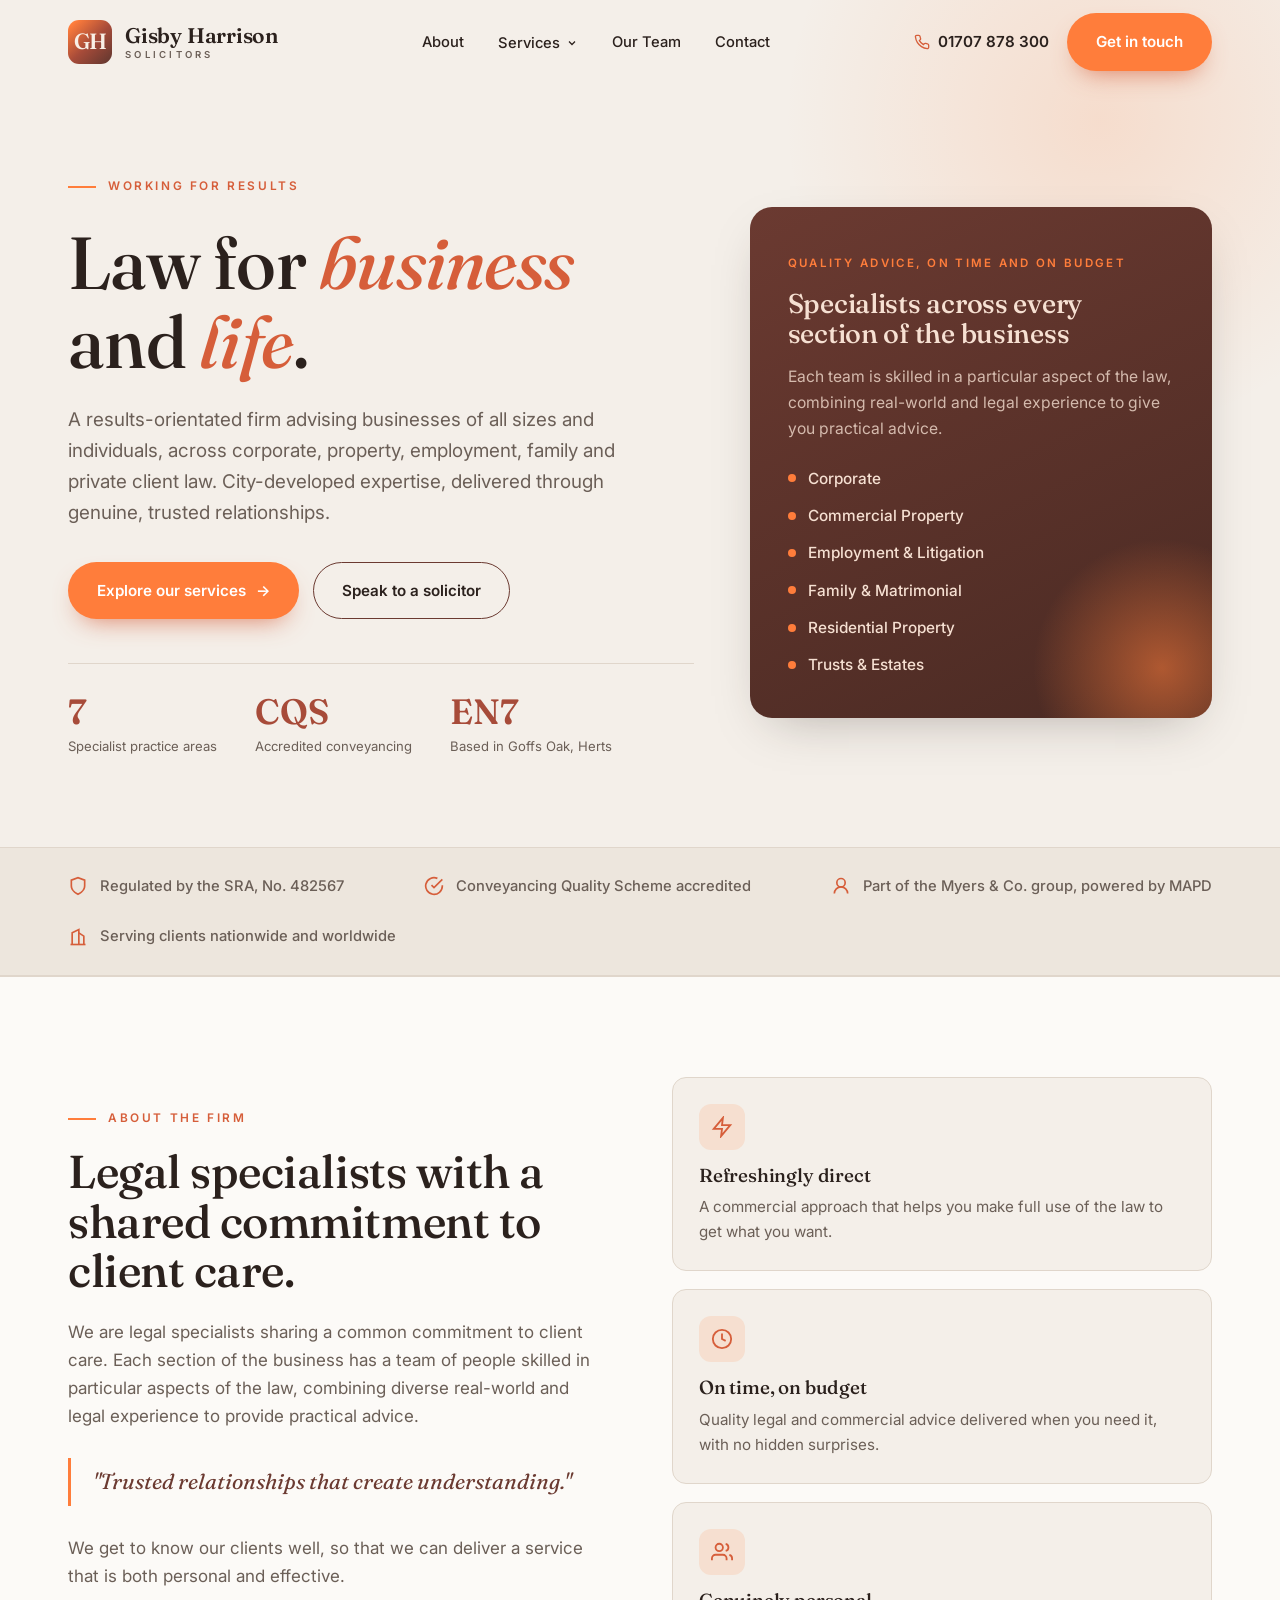
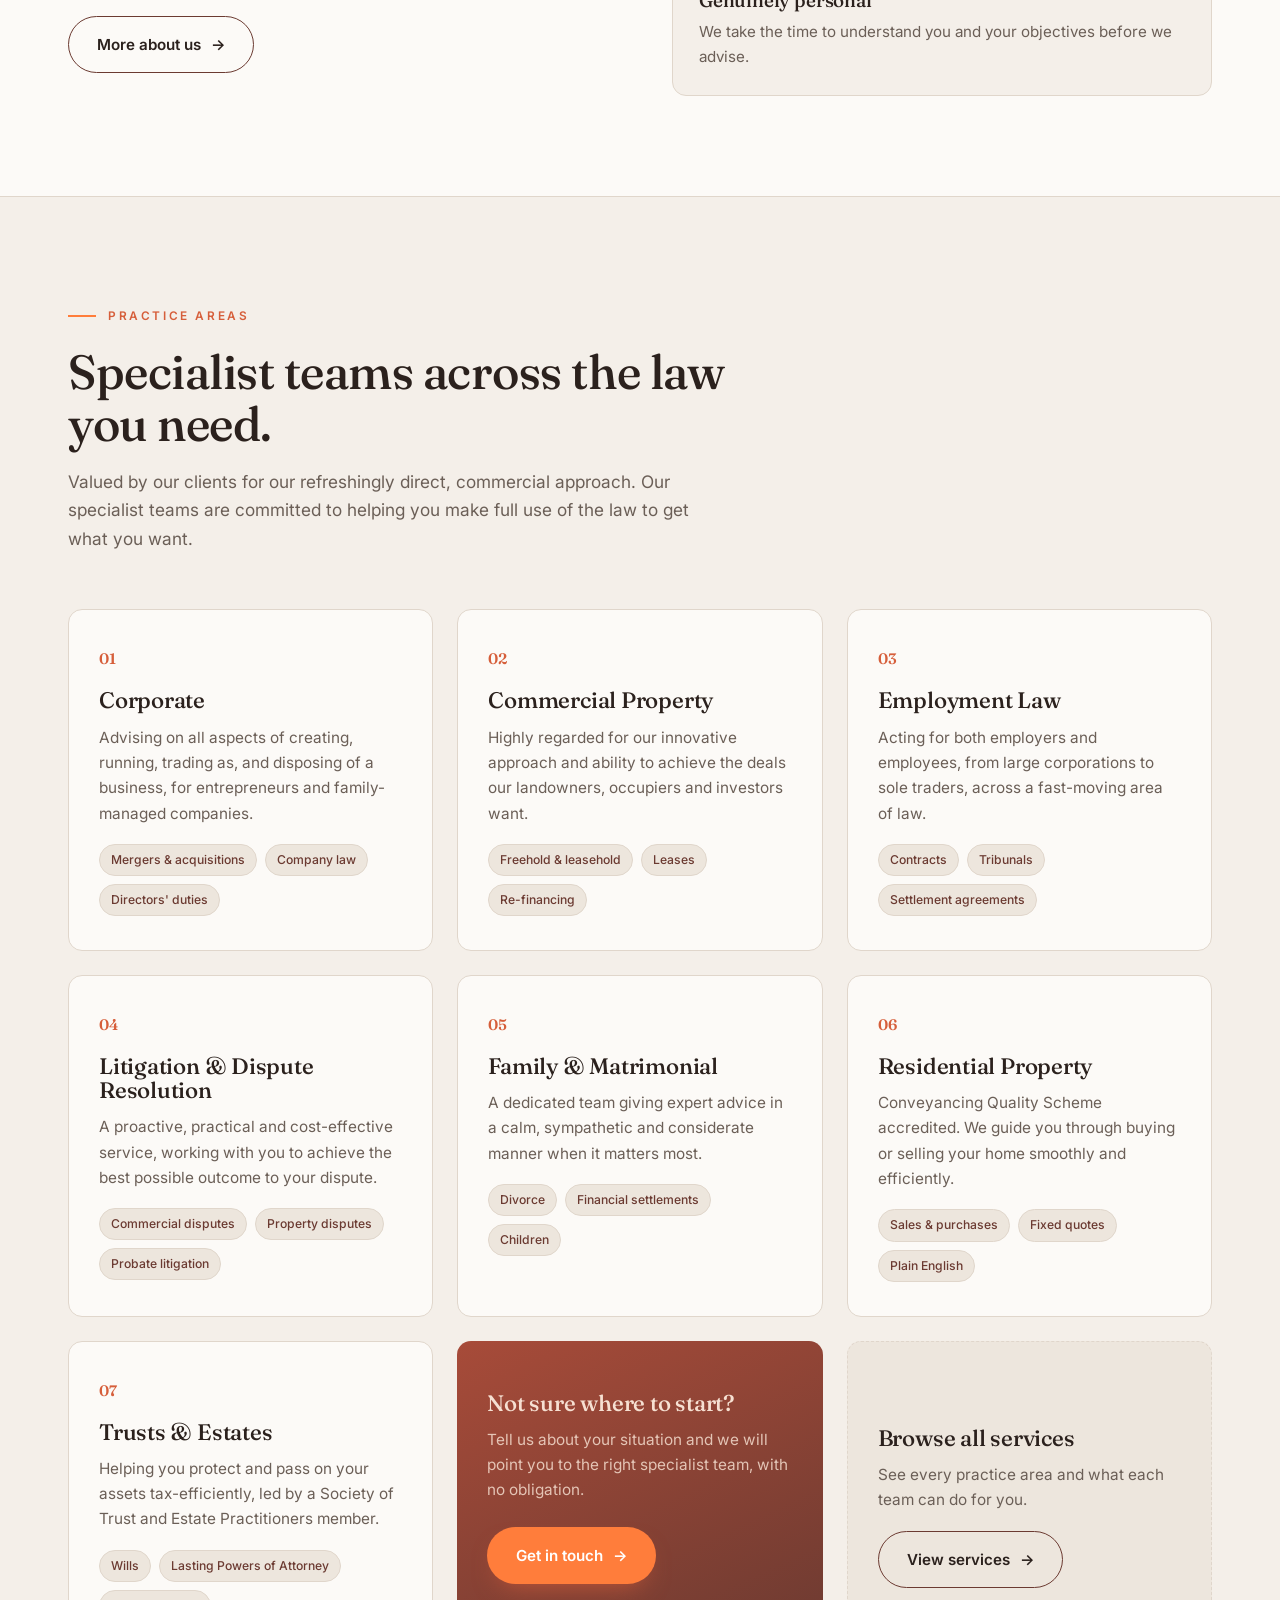
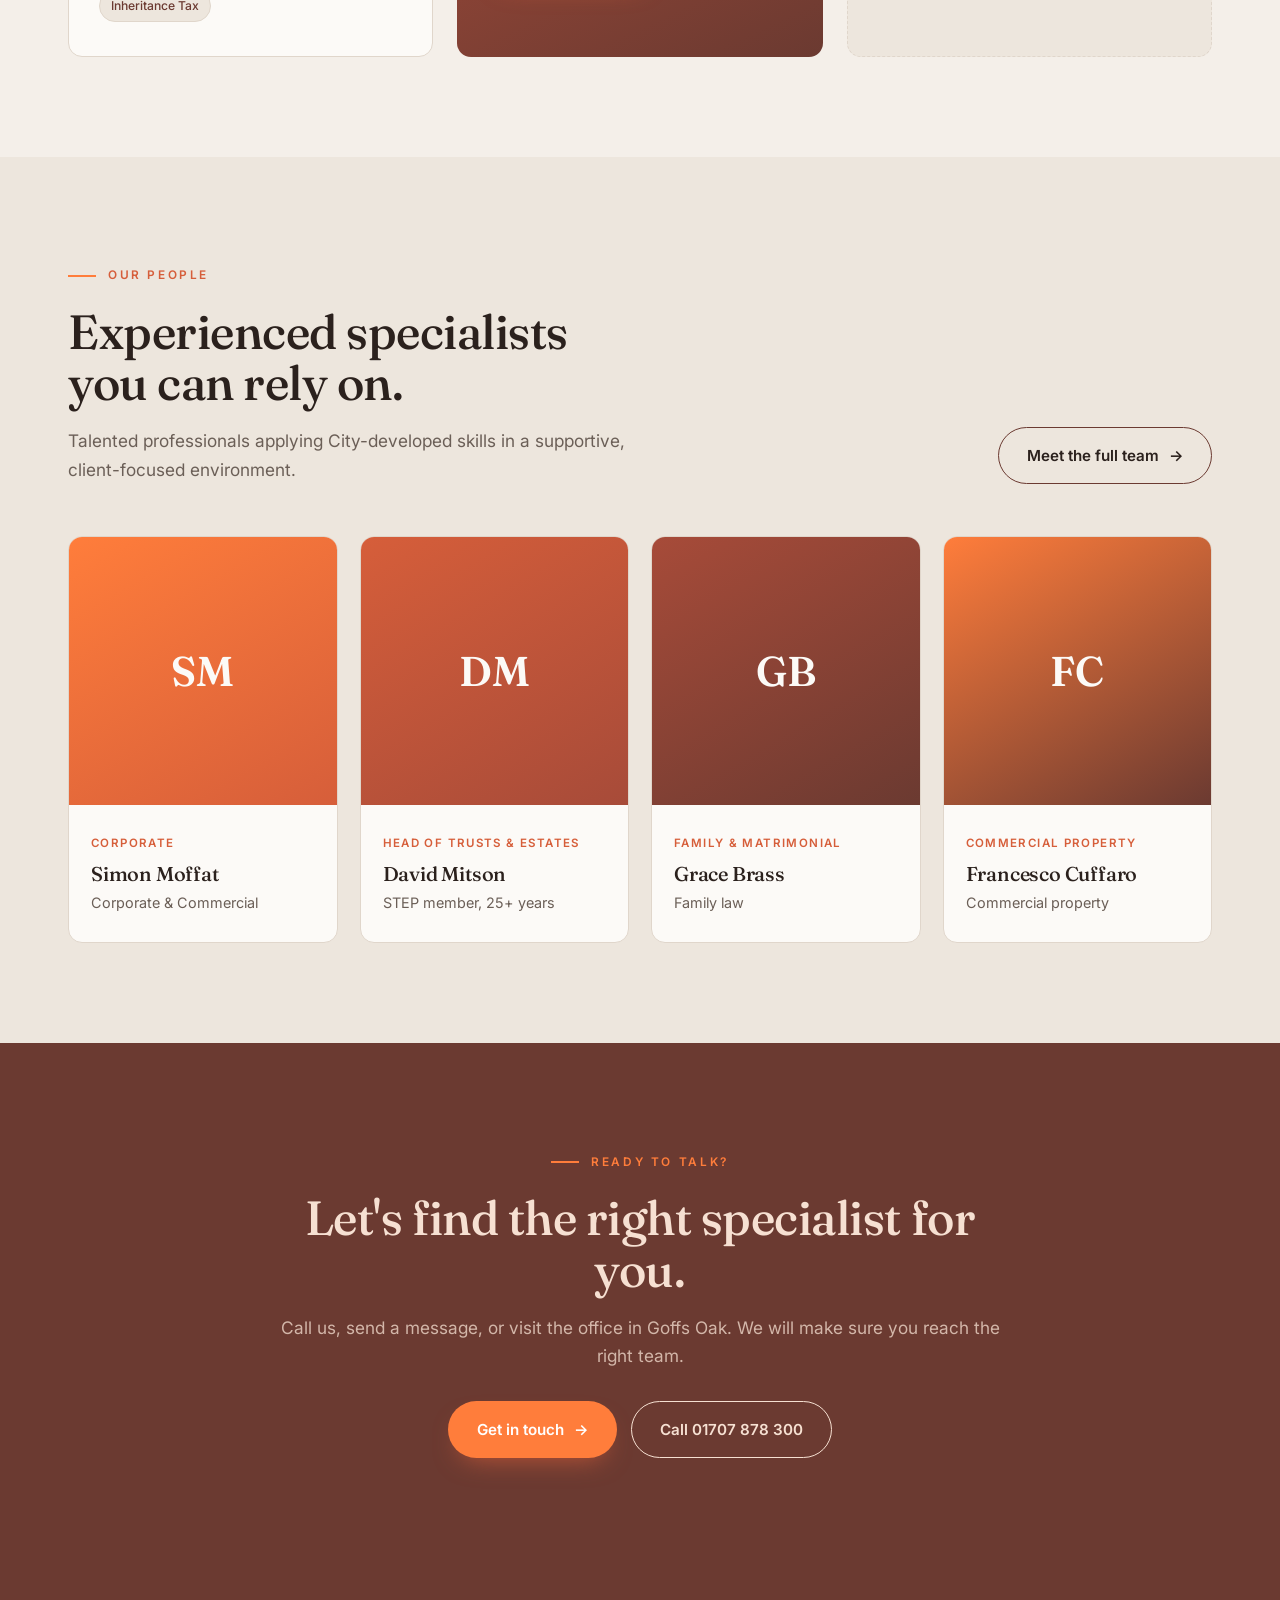
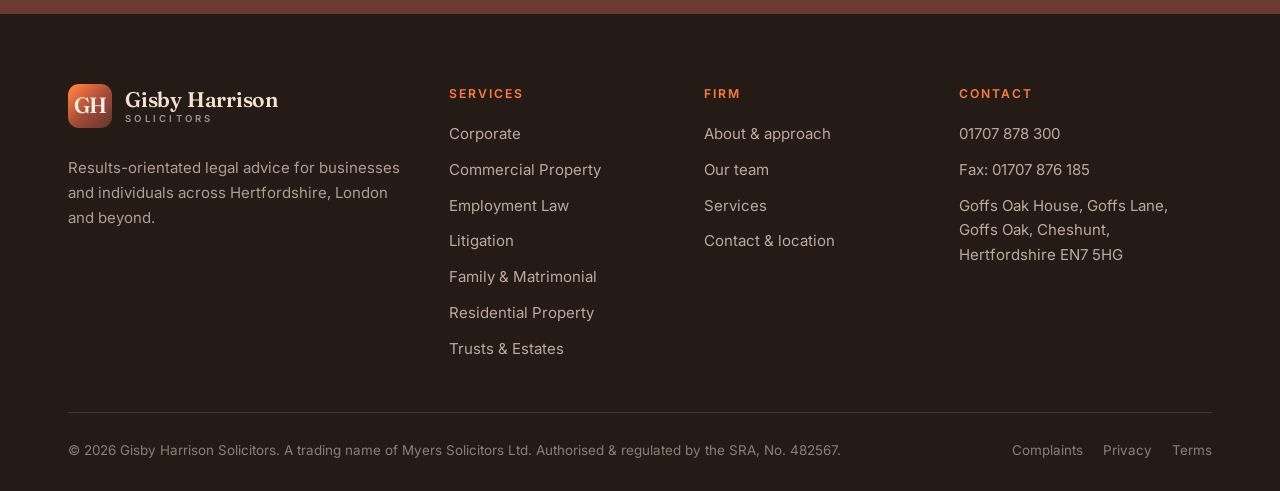
<file: index.html>
<!DOCTYPE html>
<html lang="en-GB">
<head>
  <meta charset="UTF-8" />
  <meta name="viewport" content="width=device-width, initial-scale=1.0" />
  <title>Gisby Harrison Solicitors | Law for Business &amp; Life, Hertfordshire &amp; London</title>
  <meta name="description" content="Gisby Harrison is a results-orientated law firm in Goffs Oak, Hertfordshire, advising businesses and individuals on corporate, commercial property, employment, litigation, family, conveyancing and estate planning matters." />
  <meta name="keywords" content="solicitors Hertfordshire, Goffs Oak solicitors, corporate solicitors, conveyancing Cheshunt, employment law solicitors, family law, wills and probate, Gisby Harrison" />
  <link rel="canonical" href="https://www.gisbyharrison.co.uk/" />
  <meta property="og:title" content="Gisby Harrison Solicitors | Working for Results" />
  <meta property="og:description" content="Results-orientated legal advice for businesses and individuals in Hertfordshire, London and beyond." />
  <meta property="og:type" content="website" />
  <link rel="icon" type="image/svg+xml" href="assets/logo.svg" />
  <link rel="preconnect" href="https://fonts.googleapis.com" />
  <link rel="preconnect" href="https://fonts.gstatic.com" crossorigin />
  <link href="https://fonts.googleapis.com/css2?family=Fraunces:ital,opsz,wght@0,9..144,400..600;1,9..144,400..500&family=Inter:wght@400;500;600;700&display=swap" rel="stylesheet" />
  <link rel="stylesheet" href="styles.css" />
  <script type="application/ld+json">
  {
    "@context": "https://schema.org",
    "@type": "LegalService",
    "name": "Gisby Harrison Solicitors",
    "description": "Results-orientated law firm advising businesses and individuals.",
    "url": "https://www.gisbyharrison.co.uk/",
    "telephone": "+441707878300",
    "faxNumber": "+441707876185",
    "areaServed": ["Hertfordshire", "London", "United Kingdom"],
    "address": {
      "@type": "PostalAddress",
      "streetAddress": "Goffs Oak House, Goffs Lane, Goffs Oak",
      "addressLocality": "Cheshunt",
      "addressRegion": "Hertfordshire",
      "postalCode": "EN7 5HG",
      "addressCountry": "GB"
    },
    "geo": { "@type": "GeoCoordinates", "latitude": 51.7156, "longitude": -0.0760 },
    "priceRange": "££",
    "knowsAbout": ["Corporate Law", "Commercial Property", "Employment Law", "Litigation and Dispute Resolution", "Family and Matrimonial Law", "Residential Conveyancing", "Trusts and Estates"]
  }
  </script>
</head>
<body data-page="home">

  <header id="site-header"></header>

  <!-- ============ HERO ============ -->
  <section class="hero">
    <div class="wrap hero-grid">
      <div class="hero-copy reveal">
        <span class="eyebrow">Working for Results</span>
        <h1>Law for <span class="accent">business</span> and <span class="accent">life</span>.</h1>
        <p class="lead">A results-orientated firm advising businesses of all sizes and individuals, across corporate, property, employment, family and private client law. City-developed expertise, delivered through genuine, trusted relationships.</p>
        <div class="hero-actions">
          <a href="services/index.html" class="btn btn-primary">Explore our services <span class="arr">&rarr;</span></a>
          <a href="contact.html" class="btn btn-ghost">Speak to a solicitor</a>
        </div>
        <div class="hero-meta">
          <div class="stat"><div class="num">7</div><div class="lbl">Specialist practice areas</div></div>
          <div class="stat"><div class="num">CQS</div><div class="lbl">Accredited conveyancing</div></div>
          <div class="stat"><div class="num">EN7</div><div class="lbl">Based in Goffs Oak, Herts</div></div>
        </div>
      </div>

      <div class="hero-visual reveal d1">
        <div class="hero-card">
          <span class="tag">Quality advice, on time and on budget</span>
          <h3>Specialists across every section of the business</h3>
          <p>Each team is skilled in a particular aspect of the law, combining real-world and legal experience to give you practical advice.</p>
          <ul class="card-list">
            <li>Corporate</li>
            <li>Commercial Property</li>
            <li>Employment &amp; Litigation</li>
            <li>Family &amp; Matrimonial</li>
            <li>Residential Property</li>
            <li>Trusts &amp; Estates</li>
          </ul>
        </div>
      </div>
    </div>
  </section>

  <!-- ============ TRUST STRIP ============ -->
  <div class="trust">
    <div class="wrap trust-inner">
      <div class="trust-item">
        <svg width="20" height="20" viewBox="0 0 24 24" fill="none" stroke="currentColor" stroke-width="2"><path d="M12 22s8-4 8-10V5l-8-3-8 3v7c0 6 8 10 8 10z"/></svg>
        Regulated by the SRA, No. 482567
      </div>
      <div class="trust-item">
        <svg width="20" height="20" viewBox="0 0 24 24" fill="none" stroke="currentColor" stroke-width="2"><path d="M22 11.08V12a10 10 0 1 1-5.93-9.14"/><path d="M22 4 12 14.01l-3-3"/></svg>
        Conveyancing Quality Scheme accredited
      </div>
      <div class="trust-item">
        <svg width="20" height="20" viewBox="0 0 24 24" fill="none" stroke="currentColor" stroke-width="2"><circle cx="12" cy="8" r="5"/><path d="M20 21a8 8 0 0 0-16 0"/></svg>
        Part of the Myers &amp; Co. group, powered by MAPD
      </div>
      <div class="trust-item">
        <svg width="20" height="20" viewBox="0 0 24 24" fill="none" stroke="currentColor" stroke-width="2"><path d="M3 21h18"/><path d="M5 21V7l8-4v18"/><path d="M19 21V11l-6-4"/></svg>
        Serving clients nationwide and worldwide
      </div>
    </div>
  </div>

  <!-- ============ ABOUT TEASER ============ -->
  <section class="section about">
    <div class="wrap about-grid">
      <div class="reveal">
        <span class="eyebrow">About the firm</span>
        <h2>Legal specialists with a shared commitment to client care.</h2>
        <p>We are legal specialists sharing a common commitment to client care. Each section of the business has a team of people skilled in particular aspects of the law, combining diverse real-world and legal experience to provide practical advice.</p>
        <blockquote class="about-quote">"Trusted relationships that create understanding."</blockquote>
        <p>We get to know our clients well, so that we can deliver a service that is both personal and effective.</p>
        <a href="about.html" class="btn btn-ghost" style="margin-top:8px;">More about us <span class="arr">&rarr;</span></a>
      </div>

      <div class="about-values reveal d1">
        <div class="value-card">
          <div class="vc-icon"><svg width="22" height="22" viewBox="0 0 24 24" fill="none" stroke="currentColor" stroke-width="2"><path d="M13 2 3 14h9l-1 8 10-12h-9l1-8z"/></svg></div>
          <h4>Refreshingly direct</h4>
          <p>A commercial approach that helps you make full use of the law to get what you want.</p>
        </div>
        <div class="value-card">
          <div class="vc-icon"><svg width="22" height="22" viewBox="0 0 24 24" fill="none" stroke="currentColor" stroke-width="2"><circle cx="12" cy="12" r="10"/><path d="M12 6v6l4 2"/></svg></div>
          <h4>On time, on budget</h4>
          <p>Quality legal and commercial advice delivered when you need it, with no hidden surprises.</p>
        </div>
        <div class="value-card">
          <div class="vc-icon"><svg width="22" height="22" viewBox="0 0 24 24" fill="none" stroke="currentColor" stroke-width="2"><path d="M17 21v-2a4 4 0 0 0-4-4H5a4 4 0 0 0-4 4v2"/><circle cx="9" cy="7" r="4"/><path d="M23 21v-2a4 4 0 0 0-3-3.87"/><path d="M16 3.13a4 4 0 0 1 0 7.75"/></svg></div>
          <h4>Genuinely personal</h4>
          <p>We take the time to understand you and your objectives before we advise.</p>
        </div>
      </div>
    </div>
  </section>

  <!-- ============ SERVICES ============ -->
  <section class="section" id="services">
    <div class="wrap">
      <div class="section-head reveal">
        <span class="eyebrow">Practice areas</span>
        <h2>Specialist teams across the law you need.</h2>
        <p>Valued by our clients for our refreshingly direct, commercial approach. Our specialist teams are committed to helping you make full use of the law to get what you want.</p>
      </div>

      <div class="services-grid">
        <a class="service-card reveal" href="services/corporate.html">
          <span class="service-num">01</span>
          <h3>Corporate</h3>
          <p>Advising on all aspects of creating, running, trading as, and disposing of a business, for entrepreneurs and family-managed companies.</p>
          <div class="tags"><span>Mergers &amp; acquisitions</span><span>Company law</span><span>Directors' duties</span></div>
        </a>

        <a class="service-card reveal d1" href="services/commercial-property.html">
          <span class="service-num">02</span>
          <h3>Commercial Property</h3>
          <p>Highly regarded for our innovative approach and ability to achieve the deals our landowners, occupiers and investors want.</p>
          <div class="tags"><span>Freehold &amp; leasehold</span><span>Leases</span><span>Re-financing</span></div>
        </a>

        <a class="service-card reveal d2" href="services/employment-law.html">
          <span class="service-num">03</span>
          <h3>Employment Law</h3>
          <p>Acting for both employers and employees, from large corporations to sole traders, across a fast-moving area of law.</p>
          <div class="tags"><span>Contracts</span><span>Tribunals</span><span>Settlement agreements</span></div>
        </a>

        <a class="service-card reveal" href="services/litigation-and-dispute-resolution.html">
          <span class="service-num">04</span>
          <h3>Litigation &amp; Dispute Resolution</h3>
          <p>A proactive, practical and cost-effective service, working with you to achieve the best possible outcome to your dispute.</p>
          <div class="tags"><span>Commercial disputes</span><span>Property disputes</span><span>Probate litigation</span></div>
        </a>

        <a class="service-card reveal d1" href="services/family-and-matrimonial.html">
          <span class="service-num">05</span>
          <h3>Family &amp; Matrimonial</h3>
          <p>A dedicated team giving expert advice in a calm, sympathetic and considerate manner when it matters most.</p>
          <div class="tags"><span>Divorce</span><span>Financial settlements</span><span>Children</span></div>
        </a>

        <a class="service-card reveal d2" href="services/residential-property.html">
          <span class="service-num">06</span>
          <h3>Residential Property</h3>
          <p>Conveyancing Quality Scheme accredited. We guide you through buying or selling your home smoothly and efficiently.</p>
          <div class="tags"><span>Sales &amp; purchases</span><span>Fixed quotes</span><span>Plain English</span></div>
        </a>
      </div>

      <div class="services-grid" style="margin-top:24px;">
        <a class="service-card reveal" href="services/trusts-and-estates.html">
          <span class="service-num">07</span>
          <h3>Trusts &amp; Estates</h3>
          <p>Helping you protect and pass on your assets tax-efficiently, led by a Society of Trust and Estate Practitioners member.</p>
          <div class="tags"><span>Wills</span><span>Lasting Powers of Attorney</span><span>Inheritance Tax</span></div>
        </a>
        <article class="service-card reveal d1" style="background: linear-gradient(155deg, var(--rust), var(--brown)); border:none; color: var(--cream);">
          <h3 style="color: var(--cream);">Not sure where to start?</h3>
          <p style="color: rgba(246,224,210,0.82);">Tell us about your situation and we will point you to the right specialist team, with no obligation.</p>
          <a href="contact.html" class="btn btn-primary" style="margin-top:6px; align-self:flex-start;">Get in touch <span class="arr">&rarr;</span></a>
        </article>
        <article class="service-card reveal d2" style="display:flex; flex-direction:column; justify-content:center; background: var(--bg-alt); border-style: dashed;">
          <h3>Browse all services</h3>
          <p>See every practice area and what each team can do for you.</p>
          <a href="services/index.html" class="btn btn-ghost" style="align-self:flex-start;">View services <span class="arr">&rarr;</span></a>
        </article>
      </div>
    </div>
  </section>

  <!-- ============ TEAM PREVIEW ============ -->
  <section class="section team-preview">
    <div class="wrap">
      <div class="team-cta-row">
        <div class="section-head reveal" style="max-width:560px;">
          <span class="eyebrow">Our people</span>
          <h2>Experienced specialists you can rely on.</h2>
          <p>Talented professionals applying City-developed skills in a supportive, client-focused environment.</p>
        </div>
        <a href="team.html" class="btn btn-ghost reveal d1">Meet the full team <span class="arr">&rarr;</span></a>
      </div>
      <div class="team-strip">
        <article class="member reveal">
          <div class="avatar" style="background: linear-gradient(150deg, #FF7D3B, #D65E3A);"><span class="initials">SM</span></div>
          <div class="info"><span class="role">Corporate</span><h4>Simon Moffat</h4><span class="dept">Corporate &amp; Commercial</span></div>
        </article>
        <article class="member reveal d1">
          <div class="avatar" style="background: linear-gradient(150deg, #D65E3A, #A74B39);"><span class="initials">DM</span></div>
          <div class="info"><span class="role">Head of Trusts &amp; Estates</span><h4>David Mitson</h4><span class="dept">STEP member, 25+ years</span></div>
        </article>
        <article class="member reveal d2">
          <div class="avatar" style="background: linear-gradient(150deg, #A74B39, #6B3A31);"><span class="initials">GB</span></div>
          <div class="info"><span class="role">Family &amp; Matrimonial</span><h4>Grace Brass</h4><span class="dept">Family law</span></div>
        </article>
        <article class="member reveal d3">
          <div class="avatar" style="background: linear-gradient(150deg, #FF7D3B, #6B3A31);"><span class="initials">FC</span></div>
          <div class="info"><span class="role">Commercial Property</span><h4>Francesco Cuffaro</h4><span class="dept">Commercial property</span></div>
        </article>
      </div>
    </div>
  </section>

  <!-- ============ CTA BAND ============ -->
  <section class="section approach">
    <div class="wrap">
      <div class="section-head center reveal" style="max-width:720px;">
        <span class="eyebrow">Ready to talk?</span>
        <h2>Let's find the right specialist for you.</h2>
        <p>Call us, send a message, or visit the office in Goffs Oak. We will make sure you reach the right team.</p>
        <div style="display:flex; gap:14px; justify-content:center; flex-wrap:wrap; margin-top:30px;">
          <a href="contact.html" class="btn btn-primary">Get in touch <span class="arr">&rarr;</span></a>
          <a href="tel:01707878300" class="btn btn-ghost" style="border-color: var(--cream); color: var(--cream);">Call 01707 878 300</a>
        </div>
      </div>
    </div>
  </section>

  <!-- ============ FOOTER ============ -->
  <footer id="site-footer"></footer>

  <script src="script.js"></script>
</body>
</html>
</file>
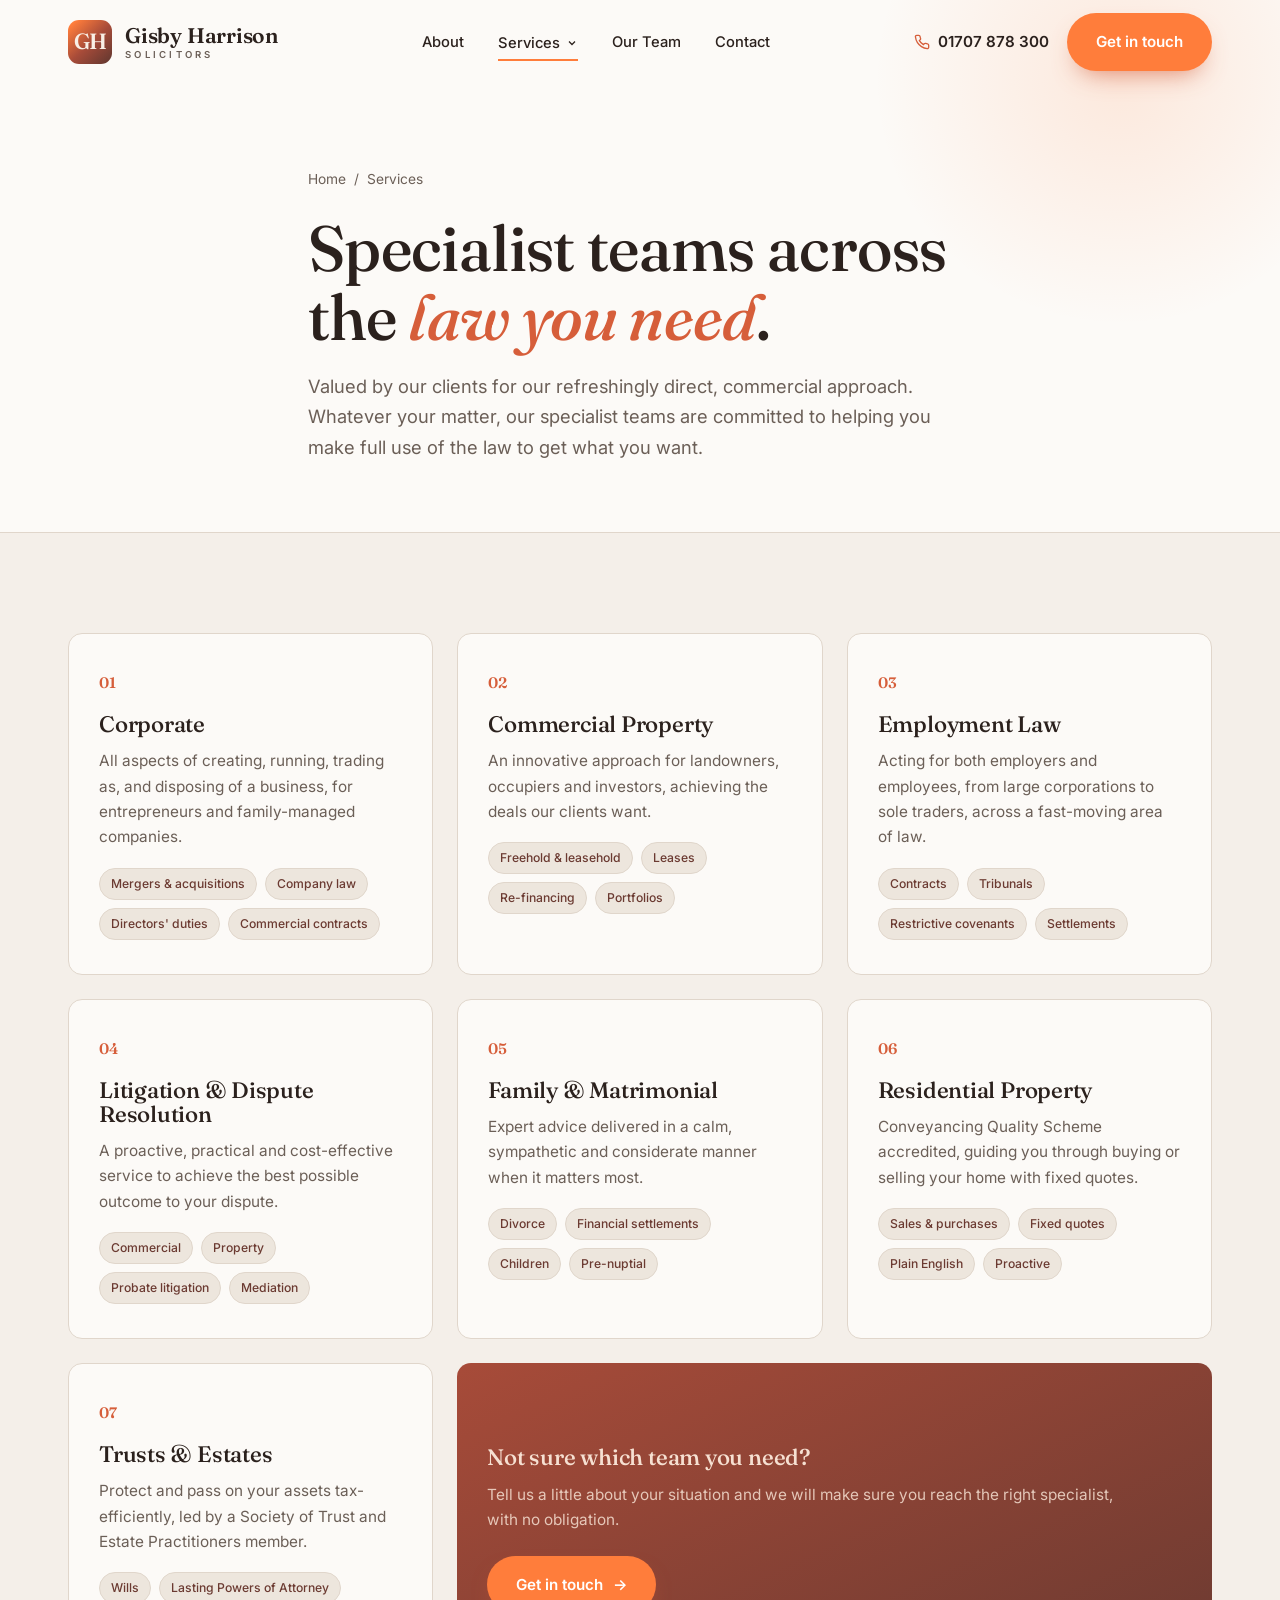
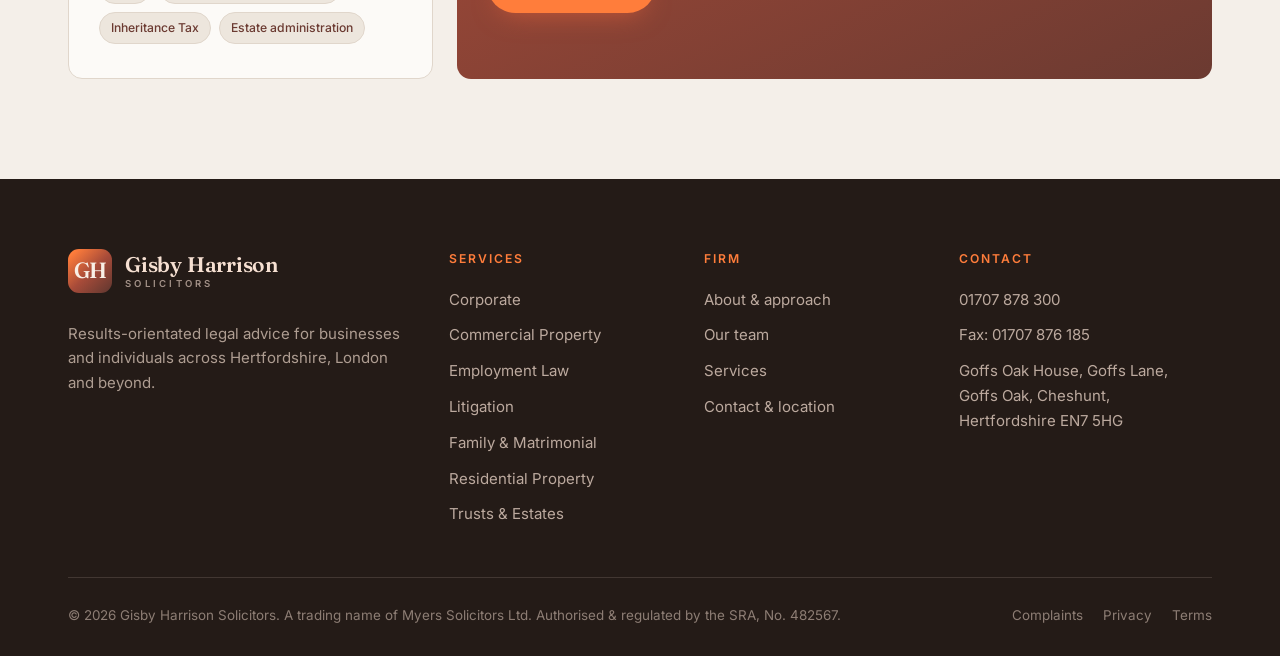
<file: services/index.html>
<!DOCTYPE html>
<html lang="en-GB">
<head>
  <meta charset="UTF-8" />
  <meta name="viewport" content="width=device-width, initial-scale=1.0" />
  <title>Our Services | Gisby Harrison Solicitors, Hertfordshire &amp; London</title>
  <meta name="description" content="Specialist legal services from Gisby Harrison Solicitors: corporate, commercial property, employment, litigation and dispute resolution, family and matrimonial, residential conveyancing and trusts and estates." />
  <meta name="keywords" content="legal services Hertfordshire, corporate solicitors, commercial property solicitors, employment law, conveyancing, family law, wills and probate, Goffs Oak" />
  <link rel="canonical" href="https://www.gisbyharrison.co.uk/services/" />
  <link rel="icon" type="image/svg+xml" href="../assets/logo.svg" />
  <link rel="preconnect" href="https://fonts.googleapis.com" />
  <link rel="preconnect" href="https://fonts.gstatic.com" crossorigin />
  <link href="https://fonts.googleapis.com/css2?family=Fraunces:ital,opsz,wght@0,9..144,400..600;1,9..144,400..500&family=Inter:wght@400;500;600;700&display=swap" rel="stylesheet" />
  <link rel="stylesheet" href="../styles.css" />
  <script type="application/ld+json">
  { "@context": "https://schema.org", "@type": "CollectionPage", "name": "Services, Gisby Harrison Solicitors", "url": "https://www.gisbyharrison.co.uk/services/" }
  </script>
</head>
<body data-page="services">

  <header id="site-header"></header>

  <!-- PAGE HERO -->
  <section class="page-hero">
    <div class="wrap page-hero-inner">
      <nav class="breadcrumb reveal"><a href="../index.html">Home</a> &nbsp;/&nbsp; Services</nav>
      <h1 class="reveal">Specialist teams across the <span class="accent">law you need</span>.</h1>
      <p class="reveal d1">Valued by our clients for our refreshingly direct, commercial approach. Whatever your matter, our specialist teams are committed to helping you make full use of the law to get what you want.</p>
    </div>
  </section>

  <!-- SERVICES GRID -->
  <section class="section">
    <div class="wrap">
      <div class="services-grid">
        <a class="service-card reveal" href="corporate.html">
          <span class="service-num">01</span>
          <h3>Corporate</h3>
          <p>All aspects of creating, running, trading as, and disposing of a business, for entrepreneurs and family-managed companies.</p>
          <div class="tags"><span>Mergers &amp; acquisitions</span><span>Company law</span><span>Directors' duties</span><span>Commercial contracts</span></div>
        </a>
        <a class="service-card reveal d1" href="commercial-property.html">
          <span class="service-num">02</span>
          <h3>Commercial Property</h3>
          <p>An innovative approach for landowners, occupiers and investors, achieving the deals our clients want.</p>
          <div class="tags"><span>Freehold &amp; leasehold</span><span>Leases</span><span>Re-financing</span><span>Portfolios</span></div>
        </a>
        <a class="service-card reveal d2" href="employment-law.html">
          <span class="service-num">03</span>
          <h3>Employment Law</h3>
          <p>Acting for both employers and employees, from large corporations to sole traders, across a fast-moving area of law.</p>
          <div class="tags"><span>Contracts</span><span>Tribunals</span><span>Restrictive covenants</span><span>Settlements</span></div>
        </a>
        <a class="service-card reveal" href="litigation-and-dispute-resolution.html">
          <span class="service-num">04</span>
          <h3>Litigation &amp; Dispute Resolution</h3>
          <p>A proactive, practical and cost-effective service to achieve the best possible outcome to your dispute.</p>
          <div class="tags"><span>Commercial</span><span>Property</span><span>Probate litigation</span><span>Mediation</span></div>
        </a>
        <a class="service-card reveal d1" href="family-and-matrimonial.html">
          <span class="service-num">05</span>
          <h3>Family &amp; Matrimonial</h3>
          <p>Expert advice delivered in a calm, sympathetic and considerate manner when it matters most.</p>
          <div class="tags"><span>Divorce</span><span>Financial settlements</span><span>Children</span><span>Pre-nuptial</span></div>
        </a>
        <a class="service-card reveal d2" href="residential-property.html">
          <span class="service-num">06</span>
          <h3>Residential Property</h3>
          <p>Conveyancing Quality Scheme accredited, guiding you through buying or selling your home with fixed quotes.</p>
          <div class="tags"><span>Sales &amp; purchases</span><span>Fixed quotes</span><span>Plain English</span><span>Proactive</span></div>
        </a>
      </div>
      <div class="services-grid" style="margin-top:24px;">
        <a class="service-card reveal" href="trusts-and-estates.html">
          <span class="service-num">07</span>
          <h3>Trusts &amp; Estates</h3>
          <p>Protect and pass on your assets tax-efficiently, led by a Society of Trust and Estate Practitioners member.</p>
          <div class="tags"><span>Wills</span><span>Lasting Powers of Attorney</span><span>Inheritance Tax</span><span>Estate administration</span></div>
        </a>
        <article class="service-card reveal d1" style="grid-column: span 2; display:flex; flex-direction:column; justify-content:center; background: linear-gradient(155deg, var(--rust), var(--brown)); border:none; color: var(--cream);">
          <h3 style="color: var(--cream);">Not sure which team you need?</h3>
          <p style="color: rgba(246,224,210,0.84); max-width:42em;">Tell us a little about your situation and we will make sure you reach the right specialist, with no obligation.</p>
          <a href="../contact.html" class="btn btn-primary" style="align-self:flex-start; margin-top:6px;">Get in touch <span class="arr">&rarr;</span></a>
        </article>
      </div>
    </div>
  </section>

  <footer id="site-footer"></footer>
  <script src="../script.js"></script>
</body>
</html>
</file>
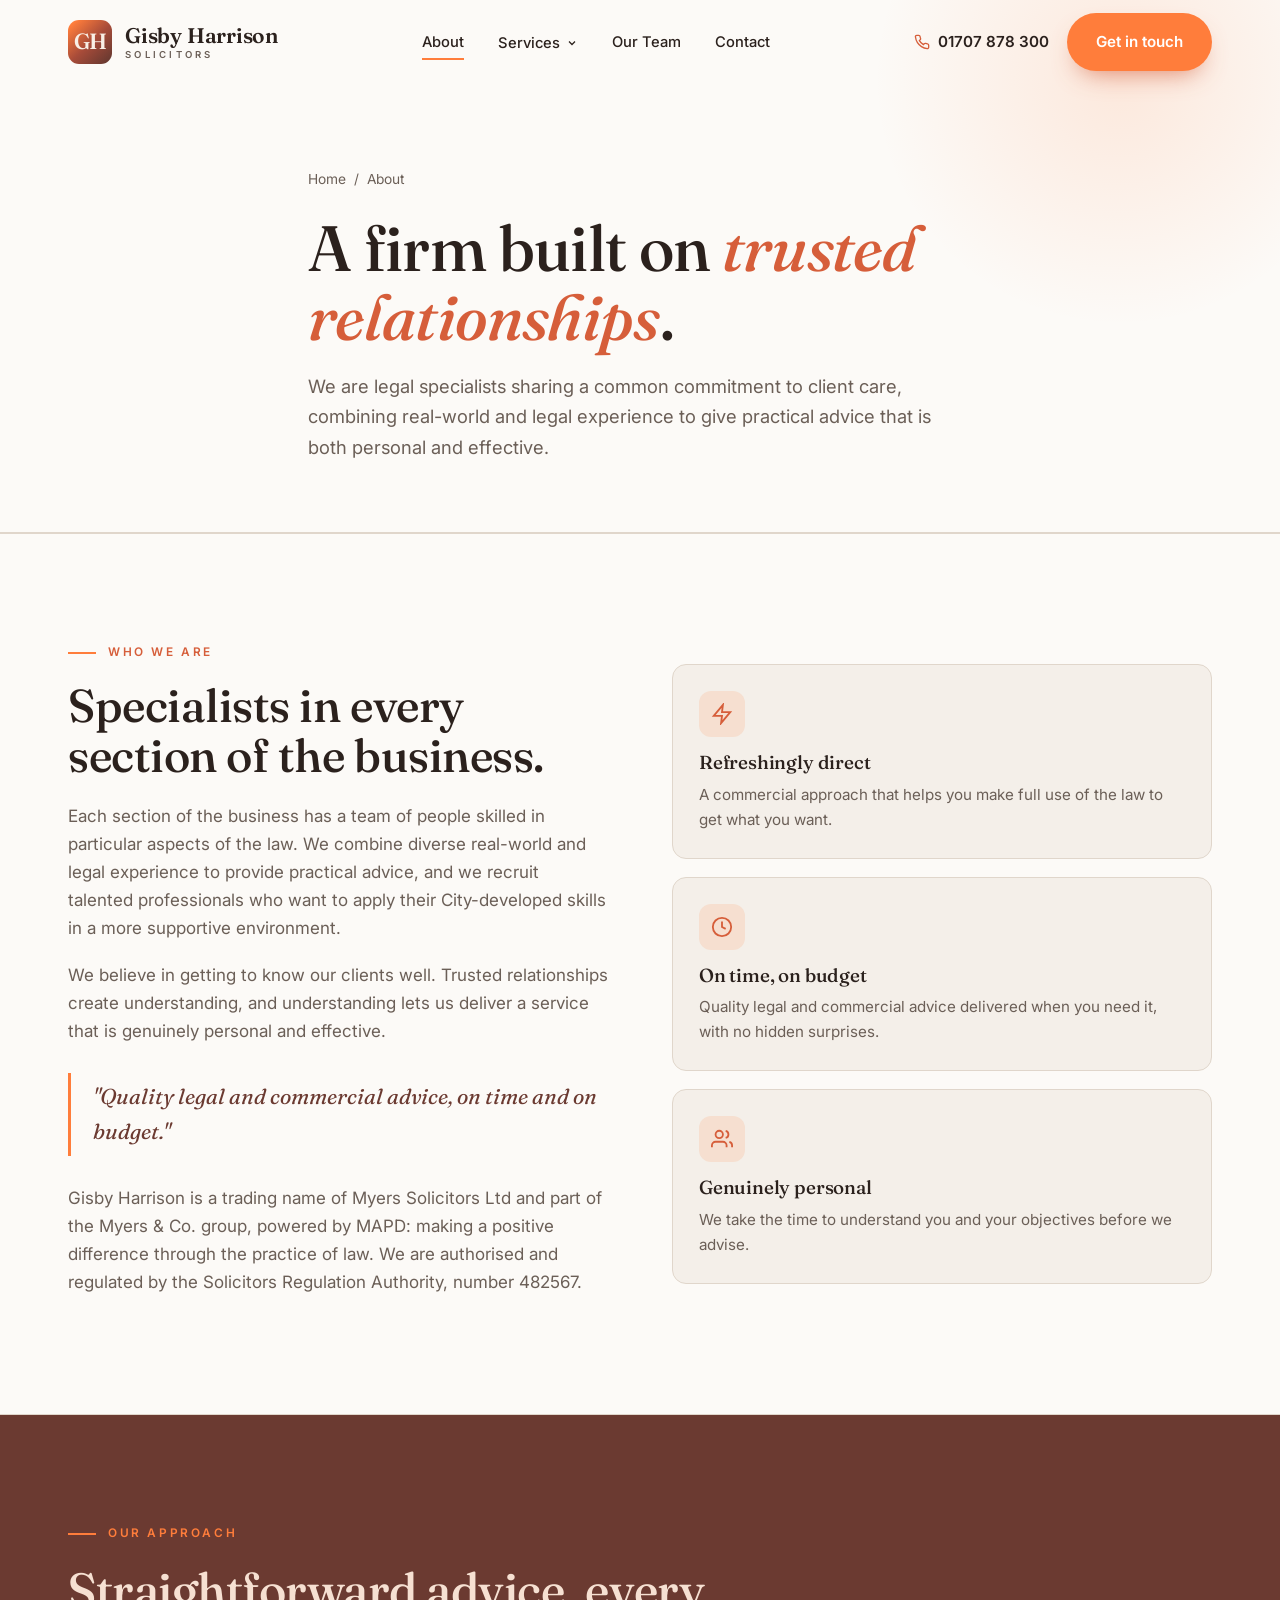
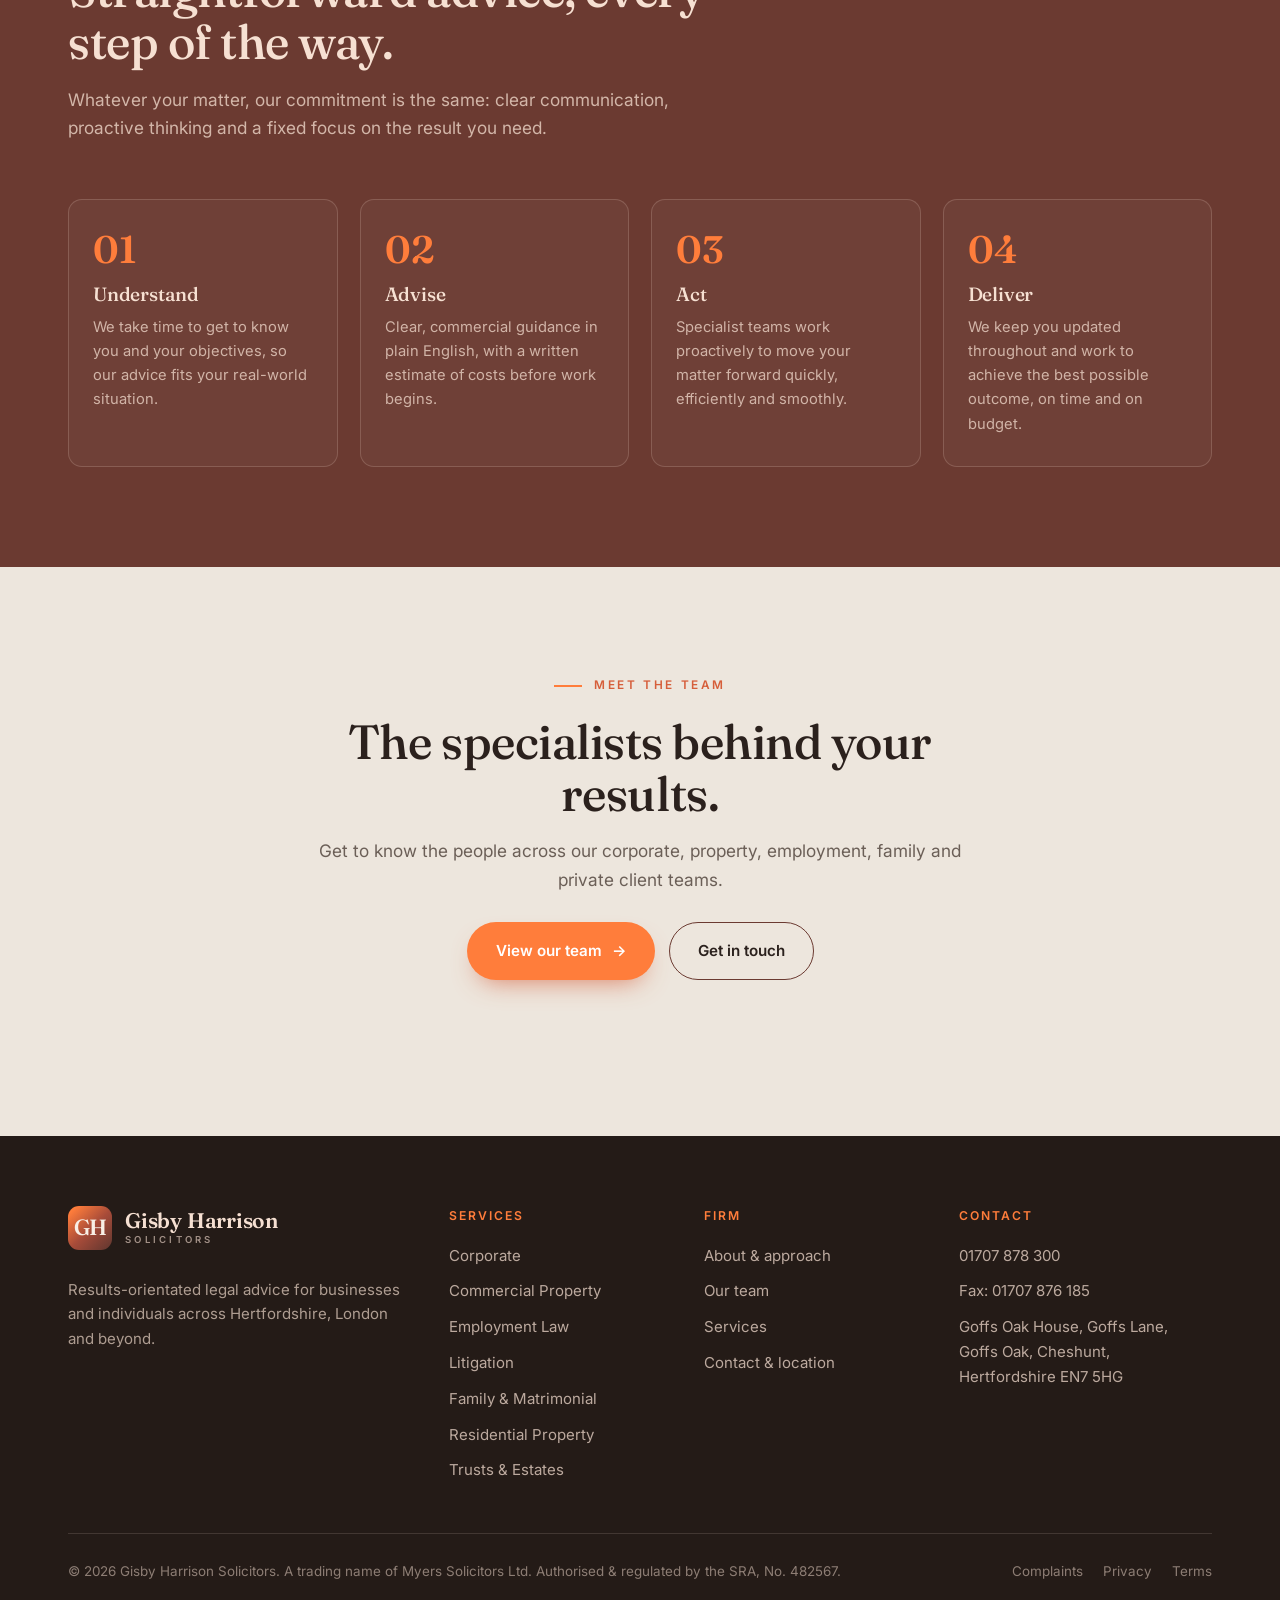
<file: about.html>
<!DOCTYPE html>
<html lang="en-GB">
<head>
  <meta charset="UTF-8" />
  <meta name="viewport" content="width=device-width, initial-scale=1.0" />
  <title>About &amp; Our Approach | Gisby Harrison Solicitors, Goffs Oak Hertfordshire</title>
  <meta name="description" content="About Gisby Harrison Solicitors: legal specialists committed to client care, advising businesses and individuals across Hertfordshire and London. Discover our values and how we work." />
  <meta name="keywords" content="about Gisby Harrison, solicitors Goffs Oak, law firm Hertfordshire, client care, Myers Solicitors, MAPD" />
  <link rel="canonical" href="https://www.gisbyharrison.co.uk/about.html" />
  <link rel="icon" type="image/svg+xml" href="assets/logo.svg" />
  <link rel="preconnect" href="https://fonts.googleapis.com" />
  <link rel="preconnect" href="https://fonts.gstatic.com" crossorigin />
  <link href="https://fonts.googleapis.com/css2?family=Fraunces:ital,opsz,wght@0,9..144,400..600;1,9..144,400..500&family=Inter:wght@400;500;600;700&display=swap" rel="stylesheet" />
  <link rel="stylesheet" href="styles.css" />
  <script type="application/ld+json">
  { "@context": "https://schema.org", "@type": "AboutPage", "name": "About Gisby Harrison Solicitors", "url": "https://www.gisbyharrison.co.uk/about.html",
    "about": { "@type": "LegalService", "name": "Gisby Harrison Solicitors", "telephone": "+441707878300" } }
  </script>
</head>
<body data-page="about">

  <header id="site-header"></header>

  <!-- PAGE HERO -->
  <section class="page-hero">
    <div class="wrap page-hero-inner">
      <nav class="breadcrumb reveal"><a href="index.html">Home</a> &nbsp;/&nbsp; About</nav>
      <h1 class="reveal">A firm built on <span class="accent">trusted relationships</span>.</h1>
      <p class="reveal d1">We are legal specialists sharing a common commitment to client care, combining real-world and legal experience to give practical advice that is both personal and effective.</p>
    </div>
  </section>

  <!-- ABOUT -->
  <section class="section about">
    <div class="wrap about-grid">
      <div class="reveal">
        <span class="eyebrow">Who we are</span>
        <h2>Specialists in every section of the business.</h2>
        <p>Each section of the business has a team of people skilled in particular aspects of the law. We combine diverse real-world and legal experience to provide practical advice, and we recruit talented professionals who want to apply their City-developed skills in a more supportive environment.</p>
        <p>We believe in getting to know our clients well. Trusted relationships create understanding, and understanding lets us deliver a service that is genuinely personal and effective.</p>
        <blockquote class="about-quote">"Quality legal and commercial advice, on time and on budget."</blockquote>
        <p>Gisby Harrison is a trading name of Myers Solicitors Ltd and part of the Myers &amp; Co. group, powered by MAPD: making a positive difference through the practice of law. We are authorised and regulated by the Solicitors Regulation Authority, number 482567.</p>
      </div>

      <div class="about-values reveal d1">
        <div class="value-card">
          <div class="vc-icon"><svg width="22" height="22" viewBox="0 0 24 24" fill="none" stroke="currentColor" stroke-width="2"><path d="M13 2 3 14h9l-1 8 10-12h-9l1-8z"/></svg></div>
          <h4>Refreshingly direct</h4>
          <p>A commercial approach that helps you make full use of the law to get what you want.</p>
        </div>
        <div class="value-card">
          <div class="vc-icon"><svg width="22" height="22" viewBox="0 0 24 24" fill="none" stroke="currentColor" stroke-width="2"><circle cx="12" cy="12" r="10"/><path d="M12 6v6l4 2"/></svg></div>
          <h4>On time, on budget</h4>
          <p>Quality legal and commercial advice delivered when you need it, with no hidden surprises.</p>
        </div>
        <div class="value-card">
          <div class="vc-icon"><svg width="22" height="22" viewBox="0 0 24 24" fill="none" stroke="currentColor" stroke-width="2"><path d="M17 21v-2a4 4 0 0 0-4-4H5a4 4 0 0 0-4 4v2"/><circle cx="9" cy="7" r="4"/><path d="M23 21v-2a4 4 0 0 0-3-3.87"/><path d="M16 3.13a4 4 0 0 1 0 7.75"/></svg></div>
          <h4>Genuinely personal</h4>
          <p>We take the time to understand you and your objectives before we advise.</p>
        </div>
      </div>
    </div>
  </section>

  <!-- OUR APPROACH -->
  <section class="section approach">
    <div class="wrap">
      <div class="section-head reveal">
        <span class="eyebrow">Our approach</span>
        <h2>Straightforward advice, every step of the way.</h2>
        <p>Whatever your matter, our commitment is the same: clear communication, proactive thinking and a fixed focus on the result you need.</p>
      </div>
      <div class="steps">
        <div class="step reveal"><div class="step-n">01</div><h4>Understand</h4><p>We take time to get to know you and your objectives, so our advice fits your real-world situation.</p></div>
        <div class="step reveal d1"><div class="step-n">02</div><h4>Advise</h4><p>Clear, commercial guidance in plain English, with a written estimate of costs before work begins.</p></div>
        <div class="step reveal d2"><div class="step-n">03</div><h4>Act</h4><p>Specialist teams work proactively to move your matter forward quickly, efficiently and smoothly.</p></div>
        <div class="step reveal d3"><div class="step-n">04</div><h4>Deliver</h4><p>We keep you updated throughout and work to achieve the best possible outcome, on time and on budget.</p></div>
      </div>
    </div>
  </section>

  <!-- CTA -->
  <section class="section team-preview">
    <div class="wrap">
      <div class="section-head center reveal" style="max-width:680px;">
        <span class="eyebrow">Meet the team</span>
        <h2>The specialists behind your results.</h2>
        <p>Get to know the people across our corporate, property, employment, family and private client teams.</p>
        <div style="display:flex; gap:14px; justify-content:center; flex-wrap:wrap; margin-top:28px;">
          <a href="team.html" class="btn btn-primary">View our team <span class="arr">&rarr;</span></a>
          <a href="contact.html" class="btn btn-ghost">Get in touch</a>
        </div>
      </div>
    </div>
  </section>

  <footer id="site-footer"></footer>
  <script src="script.js"></script>
</body>
</html>
</file>
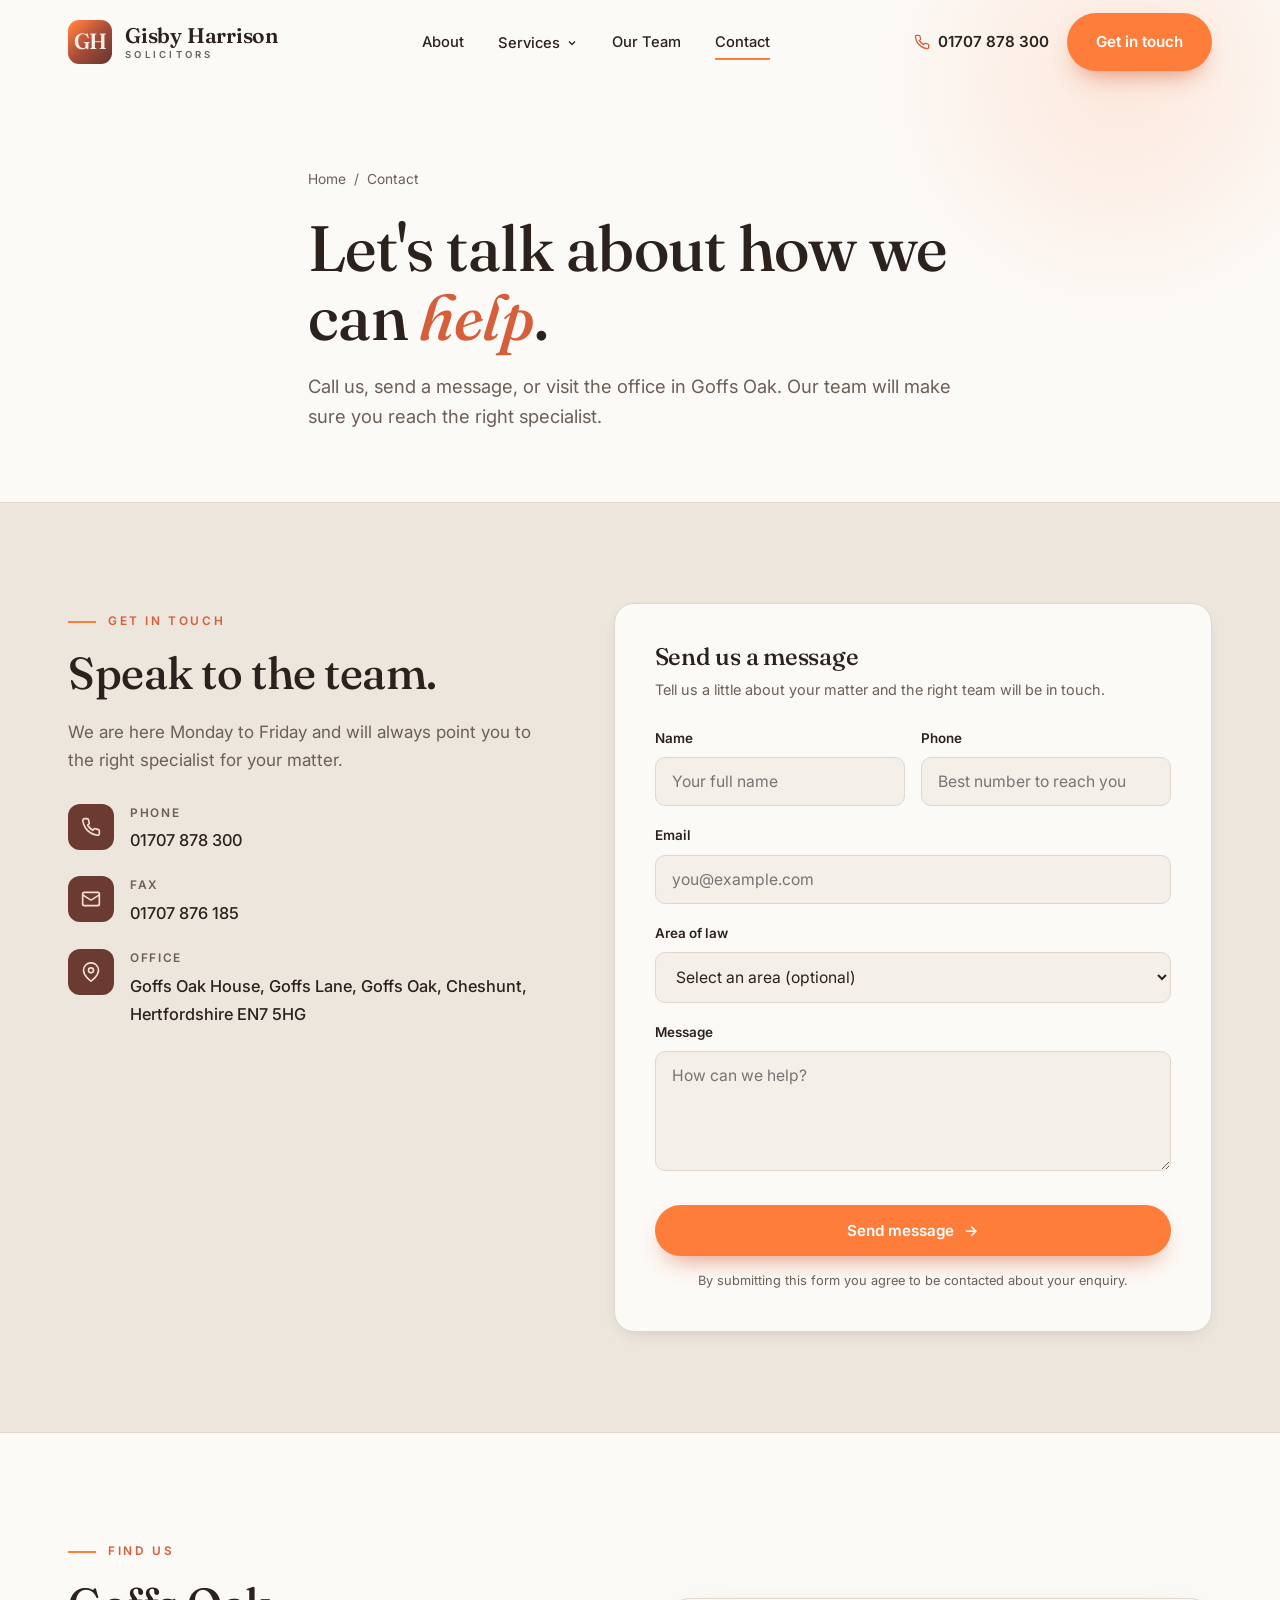
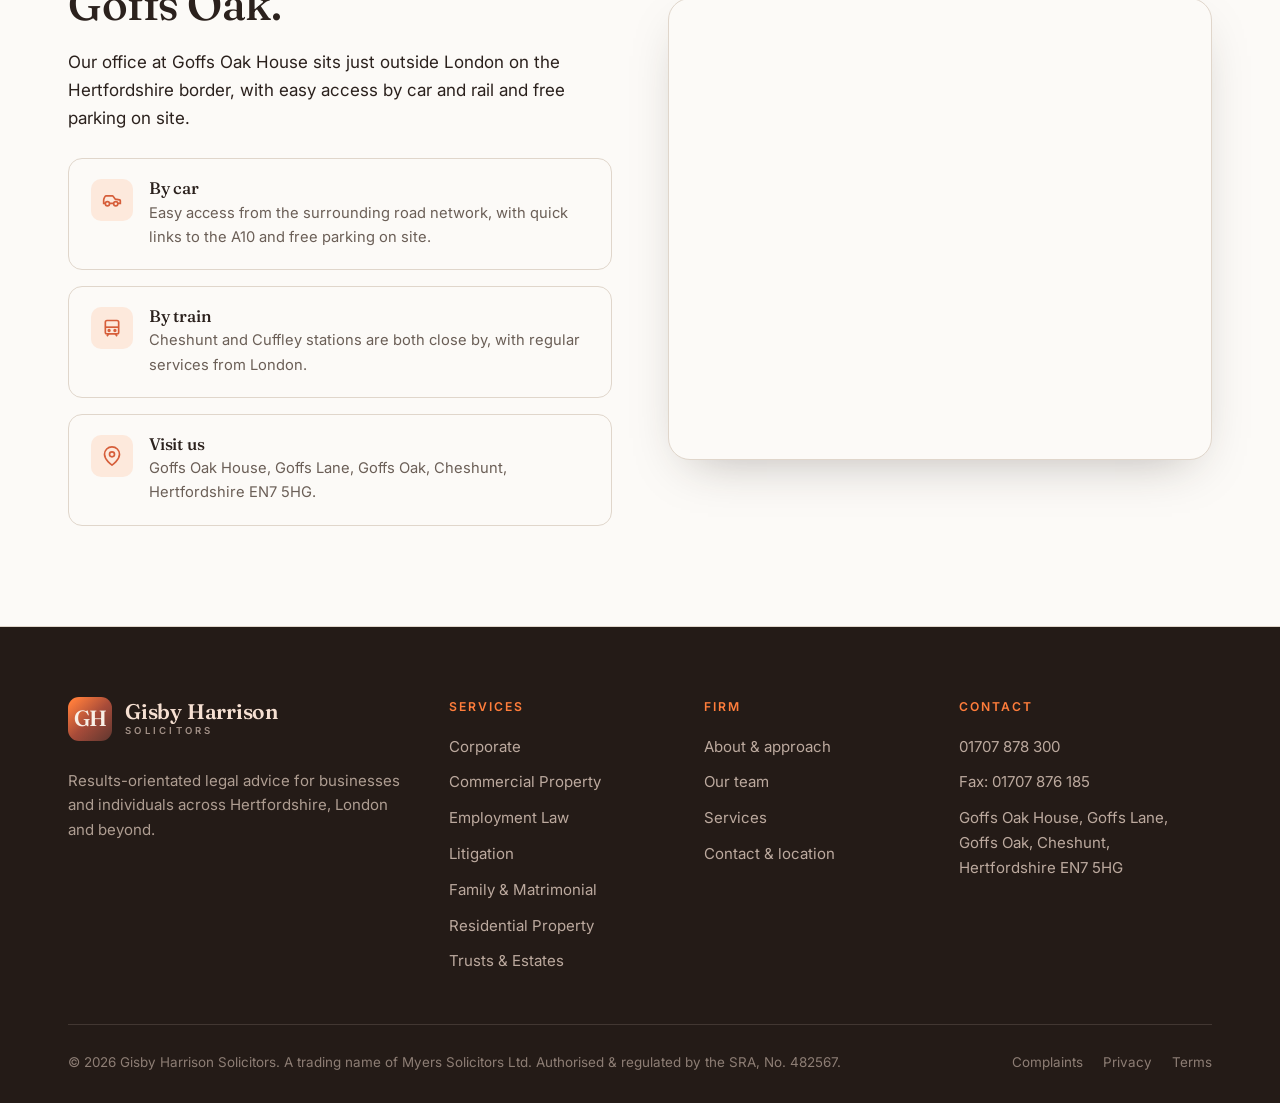
<file: contact.html>
<!DOCTYPE html>
<html lang="en-GB">
<head>
  <meta charset="UTF-8" />
  <meta name="viewport" content="width=device-width, initial-scale=1.0" />
  <title>Contact &amp; Location | Gisby Harrison Solicitors, Goffs Oak EN7 5HG</title>
  <meta name="description" content="Contact Gisby Harrison Solicitors in Goffs Oak, Cheshunt, Hertfordshire. Call 01707 878 300, send a message, or visit Goffs Oak House." />
  <meta name="keywords" content="contact Gisby Harrison, solicitors Goffs Oak, solicitors Cheshunt, Hertfordshire law firm, EN7 5HG, directions" />
  <link rel="canonical" href="https://www.gisbyharrison.co.uk/contact.html" />
  <link rel="icon" type="image/svg+xml" href="assets/logo.svg" />
  <link rel="preconnect" href="https://fonts.googleapis.com" />
  <link rel="preconnect" href="https://fonts.gstatic.com" crossorigin />
  <link href="https://fonts.googleapis.com/css2?family=Fraunces:ital,opsz,wght@0,9..144,400..600;1,9..144,400..500&family=Inter:wght@400;500;600;700&display=swap" rel="stylesheet" />
  <link rel="stylesheet" href="styles.css" />
  <script type="application/ld+json">
  {
    "@context": "https://schema.org",
    "@type": "LegalService",
    "name": "Gisby Harrison Solicitors",
    "url": "https://www.gisbyharrison.co.uk/contact.html",
    "telephone": "+441707878300",
    "faxNumber": "+441707876185",
    "address": { "@type": "PostalAddress", "streetAddress": "Goffs Oak House, Goffs Lane, Goffs Oak", "addressLocality": "Cheshunt", "addressRegion": "Hertfordshire", "postalCode": "EN7 5HG", "addressCountry": "GB" },
    "geo": { "@type": "GeoCoordinates", "latitude": 51.7156, "longitude": -0.0760 }
  }
  </script>
</head>
<body data-page="contact">

  <header id="site-header"></header>

  <!-- PAGE HERO -->
  <section class="page-hero">
    <div class="wrap page-hero-inner">
      <nav class="breadcrumb reveal"><a href="index.html">Home</a> &nbsp;/&nbsp; Contact</nav>
      <h1 class="reveal">Let's talk about how we can <span class="accent">help</span>.</h1>
      <p class="reveal d1">Call us, send a message, or visit the office in Goffs Oak. Our team will make sure you reach the right specialist.</p>
    </div>
  </section>

  <!-- CONTACT -->
  <section class="section contact">
    <div class="wrap contact-grid">
      <div class="contact-info reveal">
        <span class="eyebrow">Get in touch</span>
        <h2>Speak to the team.</h2>
        <p>We are here Monday to Friday and will always point you to the right specialist for your matter.</p>
        <div class="contact-list">
          <div class="contact-item">
            <div class="ci-icon"><svg width="20" height="20" viewBox="0 0 24 24" fill="none" stroke="currentColor" stroke-width="2"><path d="M22 16.92v3a2 2 0 0 1-2.18 2 19.79 19.79 0 0 1-8.63-3.07 19.5 19.5 0 0 1-6-6 19.79 19.79 0 0 1-3.07-8.67A2 2 0 0 1 4.11 2h3a2 2 0 0 1 2 1.72c.13.96.36 1.9.7 2.81a2 2 0 0 1-.45 2.11L8.09 9.91a16 16 0 0 0 6 6l1.27-1.27a2 2 0 0 1 2.11-.45c.91.34 1.85.57 2.81.7A2 2 0 0 1 22 16.92z"/></svg></div>
            <div><div class="ci-label">Phone</div><a href="tel:01707878300">01707 878 300</a></div>
          </div>
          <div class="contact-item">
            <div class="ci-icon"><svg width="20" height="20" viewBox="0 0 24 24" fill="none" stroke="currentColor" stroke-width="2"><rect x="2" y="4" width="20" height="16" rx="2"/><path d="m22 7-8.97 5.7a1.94 1.94 0 0 1-2.06 0L2 7"/></svg></div>
            <div><div class="ci-label">Fax</div><span>01707 876 185</span></div>
          </div>
          <div class="contact-item">
            <div class="ci-icon"><svg width="20" height="20" viewBox="0 0 24 24" fill="none" stroke="currentColor" stroke-width="2"><path d="M21 10c0 7-9 13-9 13s-9-6-9-13a9 9 0 0 1 18 0z"/><circle cx="12" cy="10" r="3"/></svg></div>
            <div><div class="ci-label">Office</div><span>Goffs Oak House, Goffs Lane, Goffs Oak, Cheshunt, Hertfordshire EN7 5HG</span></div>
          </div>
        </div>
      </div>

      <form class="contact-form reveal d1" id="contactForm" novalidate>
        <h3>Send us a message</h3>
        <p class="fhint">Tell us a little about your matter and the right team will be in touch.</p>
        <div class="form-row">
          <div class="field"><label for="name">Name</label><input type="text" id="name" name="name" placeholder="Your full name" required /></div>
          <div class="field"><label for="phone">Phone</label><input type="tel" id="phone" name="phone" placeholder="Best number to reach you" /></div>
        </div>
        <div class="field"><label for="email">Email</label><input type="email" id="email" name="email" placeholder="you@example.com" required /></div>
        <div class="field">
          <label for="area">Area of law</label>
          <select id="area" name="area">
            <option value="">Select an area (optional)</option>
            <option>Corporate</option>
            <option>Commercial Property</option>
            <option>Employment Law</option>
            <option>Litigation &amp; Dispute Resolution</option>
            <option>Family &amp; Matrimonial</option>
            <option>Residential Property</option>
            <option>Trusts &amp; Estates</option>
          </select>
        </div>
        <div class="field"><label for="message">Message</label><textarea id="message" name="message" placeholder="How can we help?" required></textarea></div>
        <button type="submit" class="btn btn-primary">Send message <span class="arr">&rarr;</span></button>
        <p class="form-note">By submitting this form you agree to be contacted about your enquiry.</p>
        <div class="form-success" id="formSuccess">Thank you. Your message has been noted and a member of the team will be in touch shortly.</div>
      </form>
    </div>
  </section>

  <!-- LOCATION -->
  <section class="section about" id="location">
    <div class="wrap location-grid">
      <div class="reveal">
        <span class="eyebrow">Find us</span>
        <h2>Goffs Oak.</h2>
        <p>Our office at Goffs Oak House sits just outside London on the Hertfordshire border, with easy access by car and rail and free parking on site.</p>
        <div class="directions">
          <div class="direction">
            <div class="d-icon"><svg width="20" height="20" viewBox="0 0 24 24" fill="none" stroke="currentColor" stroke-width="2"><path d="M14 16H9m10 0h3v-3.15a1 1 0 0 0-.84-.99L16 11l-2.7-3.6a1 1 0 0 0-.8-.4H5.24a2 2 0 0 0-1.8 1.1l-.8 1.63A6 6 0 0 0 2 12.42V16h2"/><circle cx="6.5" cy="16.5" r="2.5"/><circle cx="16.5" cy="16.5" r="2.5"/></svg></div>
            <div><h4>By car</h4><p>Easy access from the surrounding road network, with quick links to the A10 and free parking on site.</p></div>
          </div>
          <div class="direction">
            <div class="d-icon"><svg width="20" height="20" viewBox="0 0 24 24" fill="none" stroke="currentColor" stroke-width="2"><rect x="4" y="3" width="16" height="16" rx="2"/><path d="M4 11h16"/><path d="M8 19l-2 3"/><path d="M18 22l-2-3"/><circle cx="8.5" cy="15" r="1"/><circle cx="15.5" cy="15" r="1"/></svg></div>
            <div><h4>By train</h4><p>Cheshunt and Cuffley stations are both close by, with regular services from London.</p></div>
          </div>
          <div class="direction">
            <div class="d-icon"><svg width="20" height="20" viewBox="0 0 24 24" fill="none" stroke="currentColor" stroke-width="2"><path d="M21 10c0 7-9 13-9 13s-9-6-9-13a9 9 0 0 1 18 0z"/><circle cx="12" cy="10" r="3"/></svg></div>
            <div><h4>Visit us</h4><p>Goffs Oak House, Goffs Lane, Goffs Oak, Cheshunt, Hertfordshire EN7 5HG.</p></div>
          </div>
        </div>
      </div>
      <div class="map-card reveal d1">
        <iframe title="Map showing Gisby Harrison Solicitors, Goffs Oak House" src="https://www.google.com/maps?q=Goffs%20Oak%20House,%20Goffs%20Lane,%20Goffs%20Oak,%20Cheshunt,%20Hertfordshire%20EN7%205HG&output=embed" loading="lazy" referrerpolicy="no-referrer-when-downgrade"></iframe>
      </div>
    </div>
  </section>

  <footer id="site-footer"></footer>
  <script src="script.js"></script>
</body>
</html>
</file>
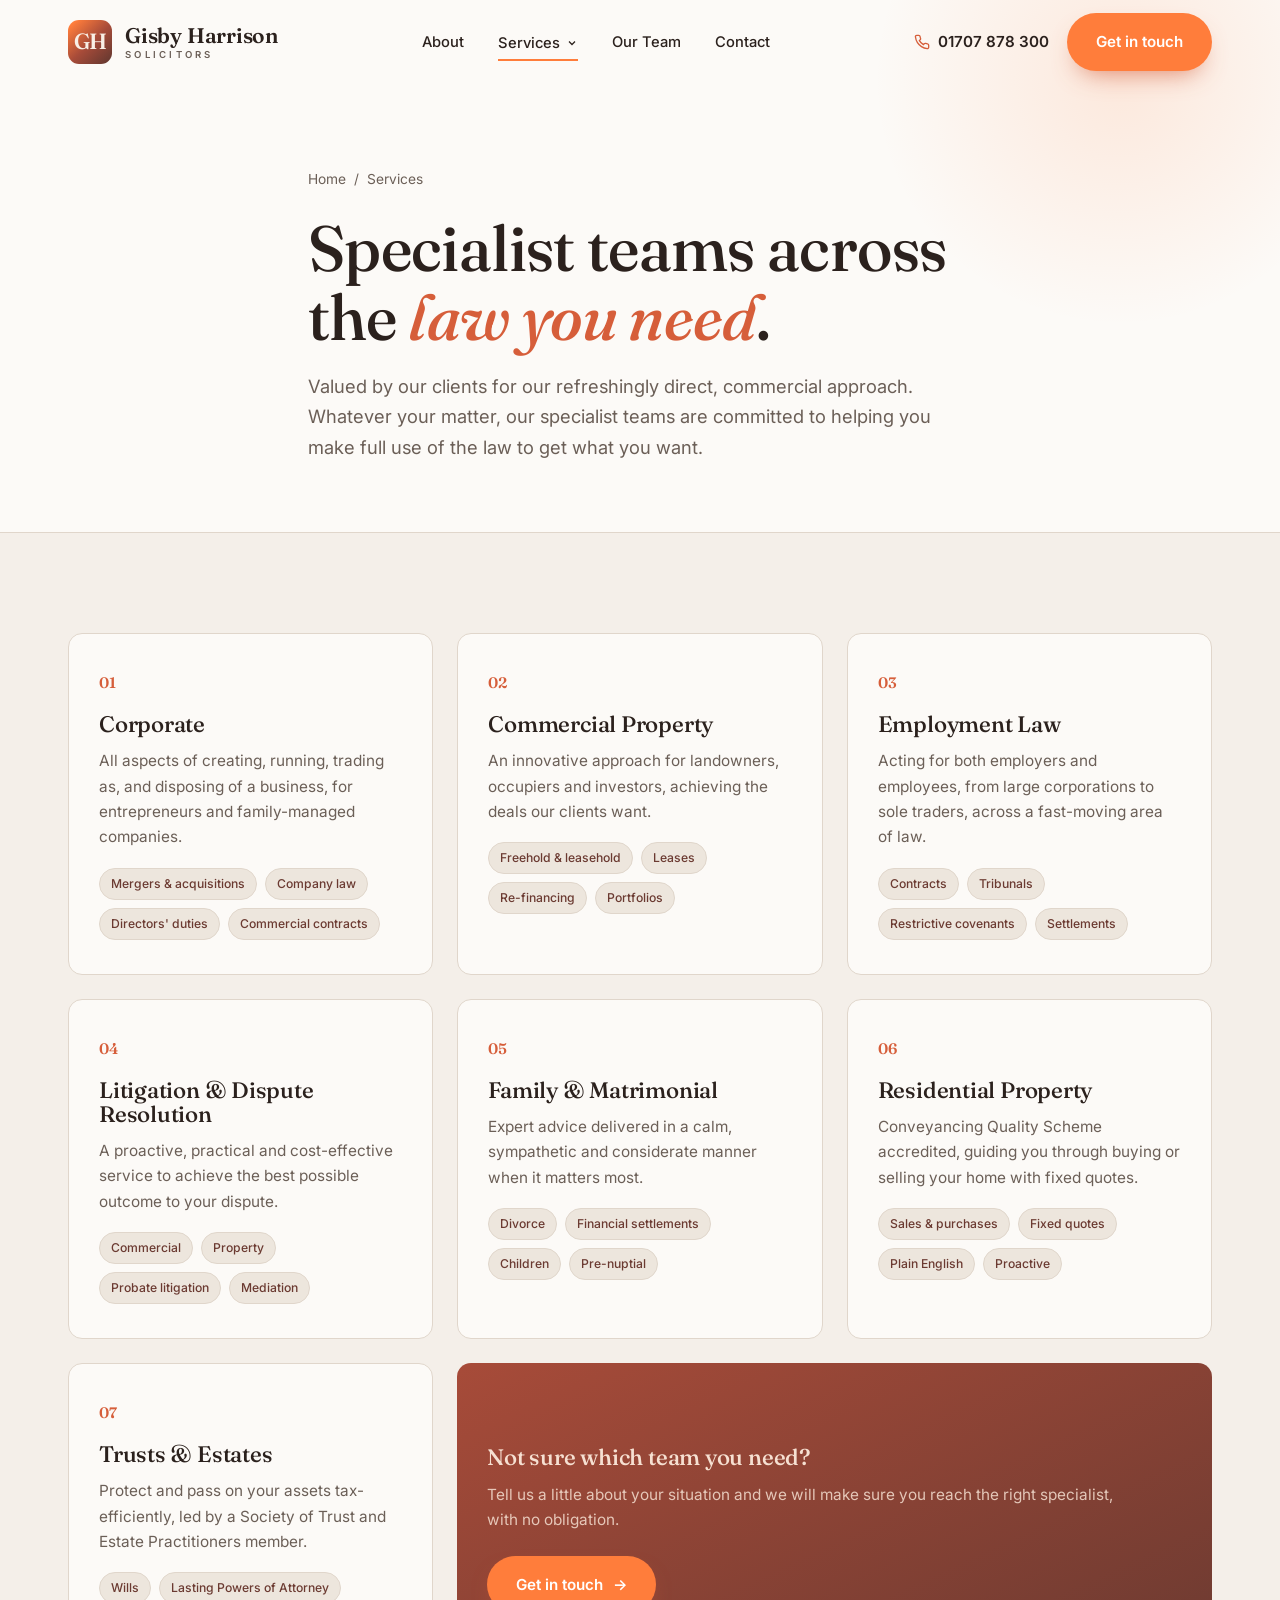
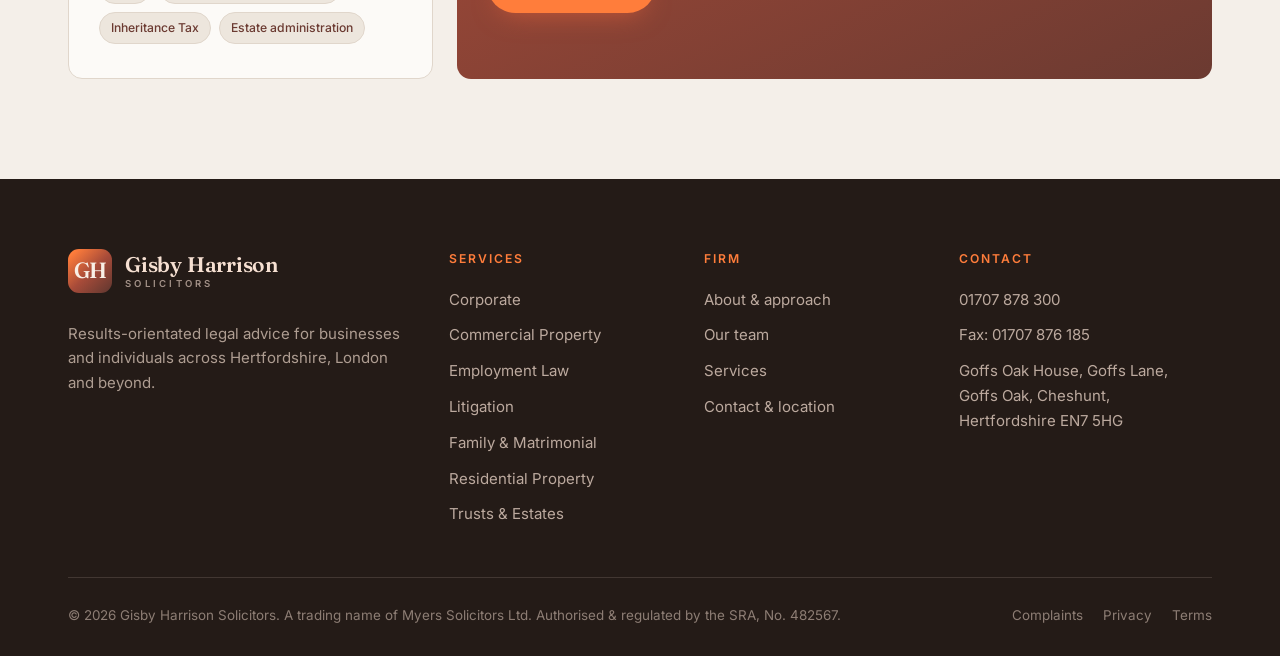
<file: services.html>
<!DOCTYPE html>
<html lang="en-GB">
<head>
  <meta charset="UTF-8" />
  <meta name="viewport" content="width=device-width, initial-scale=1.0" />
  <title>Our Services | Gisby Harrison Solicitors, Hertfordshire &amp; London</title>
  <meta name="description" content="Specialist legal services from Gisby Harrison Solicitors: corporate, commercial property, employment, litigation and dispute resolution, family and matrimonial, residential conveyancing and trusts and estates." />
  <meta name="keywords" content="legal services Hertfordshire, corporate solicitors, commercial property solicitors, employment law, conveyancing, family law, wills and probate, Goffs Oak" />
  <link rel="canonical" href="https://www.gisbyharrison.co.uk/services.html" />
  <link rel="icon" type="image/svg+xml" href="assets/logo.svg" />
  <link rel="preconnect" href="https://fonts.googleapis.com" />
  <link rel="preconnect" href="https://fonts.gstatic.com" crossorigin />
  <link href="https://fonts.googleapis.com/css2?family=Fraunces:ital,opsz,wght@0,9..144,400..600;1,9..144,400..500&family=Inter:wght@400;500;600;700&display=swap" rel="stylesheet" />
  <link rel="stylesheet" href="styles.css" />
  <script type="application/ld+json">
  { "@context": "https://schema.org", "@type": "CollectionPage", "name": "Services — Gisby Harrison Solicitors", "url": "https://www.gisbyharrison.co.uk/services.html" }
  </script>
</head>
<body data-page="services">

  <header id="site-header"></header>

  <!-- PAGE HERO -->
  <section class="page-hero">
    <div class="wrap page-hero-inner">
      <nav class="breadcrumb reveal"><a href="index.html">Home</a> &nbsp;/&nbsp; Services</nav>
      <h1 class="reveal">Specialist teams across the <span class="accent">law you need</span>.</h1>
      <p class="reveal d1">Valued by our clients for our refreshingly direct, commercial approach. Whatever your matter, our specialist teams are committed to helping you make full use of the law to get what you want.</p>
    </div>
  </section>

  <!-- SERVICES GRID -->
  <section class="section">
    <div class="wrap">
      <div class="services-grid">
        <a class="service-card reveal" href="services/corporate.html">
          <span class="service-num">01</span>
          <h3>Corporate</h3>
          <p>All aspects of creating, running, trading as, and disposing of a business, for entrepreneurs and family-managed companies.</p>
          <div class="tags"><span>Mergers &amp; acquisitions</span><span>Company law</span><span>Directors' duties</span><span>Commercial contracts</span></div>
        </a>
        <a class="service-card reveal d1" href="services/commercial-property.html">
          <span class="service-num">02</span>
          <h3>Commercial Property</h3>
          <p>An innovative approach for landowners, occupiers and investors, achieving the deals our clients want.</p>
          <div class="tags"><span>Freehold &amp; leasehold</span><span>Leases</span><span>Re-financing</span><span>Portfolios</span></div>
        </a>
        <a class="service-card reveal d2" href="services/employment-law.html">
          <span class="service-num">03</span>
          <h3>Employment Law</h3>
          <p>Acting for both employers and employees, from large corporations to sole traders, across a fast-moving area of law.</p>
          <div class="tags"><span>Contracts</span><span>Tribunals</span><span>Restrictive covenants</span><span>Settlements</span></div>
        </a>
        <a class="service-card reveal" href="services/litigation-and-dispute-resolution.html">
          <span class="service-num">04</span>
          <h3>Litigation &amp; Dispute Resolution</h3>
          <p>A proactive, practical and cost-effective service to achieve the best possible outcome to your dispute.</p>
          <div class="tags"><span>Commercial</span><span>Property</span><span>Probate litigation</span><span>Mediation</span></div>
        </a>
        <a class="service-card reveal d1" href="services/family-and-matrimonial.html">
          <span class="service-num">05</span>
          <h3>Family &amp; Matrimonial</h3>
          <p>Expert advice delivered in a calm, sympathetic and considerate manner when it matters most.</p>
          <div class="tags"><span>Divorce</span><span>Financial settlements</span><span>Children</span><span>Pre-nuptial</span></div>
        </a>
        <a class="service-card reveal d2" href="services/residential-property.html">
          <span class="service-num">06</span>
          <h3>Residential Property</h3>
          <p>Conveyancing Quality Scheme accredited, guiding you through buying or selling your home with fixed quotes.</p>
          <div class="tags"><span>Sales &amp; purchases</span><span>Fixed quotes</span><span>Plain English</span><span>Proactive</span></div>
        </a>
      </div>
      <div class="services-grid" style="margin-top:24px;">
        <a class="service-card reveal" href="services/trusts-and-estates.html">
          <span class="service-num">07</span>
          <h3>Trusts &amp; Estates</h3>
          <p>Protect and pass on your assets tax-efficiently, led by a Society of Trust and Estate Practitioners member.</p>
          <div class="tags"><span>Wills</span><span>Lasting Powers of Attorney</span><span>Inheritance Tax</span><span>Estate administration</span></div>
        </a>
        <article class="service-card reveal d1" style="grid-column: span 2; display:flex; flex-direction:column; justify-content:center; background: linear-gradient(155deg, var(--rust), var(--brown)); border:none; color: var(--cream);">
          <h3 style="color: var(--cream);">Not sure which team you need?</h3>
          <p style="color: rgba(246,224,210,0.84); max-width:42em;">Tell us a little about your situation and we will make sure you reach the right specialist, with no obligation.</p>
          <a href="contact.html" class="btn btn-primary" style="align-self:flex-start; margin-top:6px;">Get in touch <span class="arr">&rarr;</span></a>
        </article>
      </div>
    </div>
  </section>

  <footer id="site-footer"></footer>
  <script src="script.js"></script>
</body>
</html>
</file>
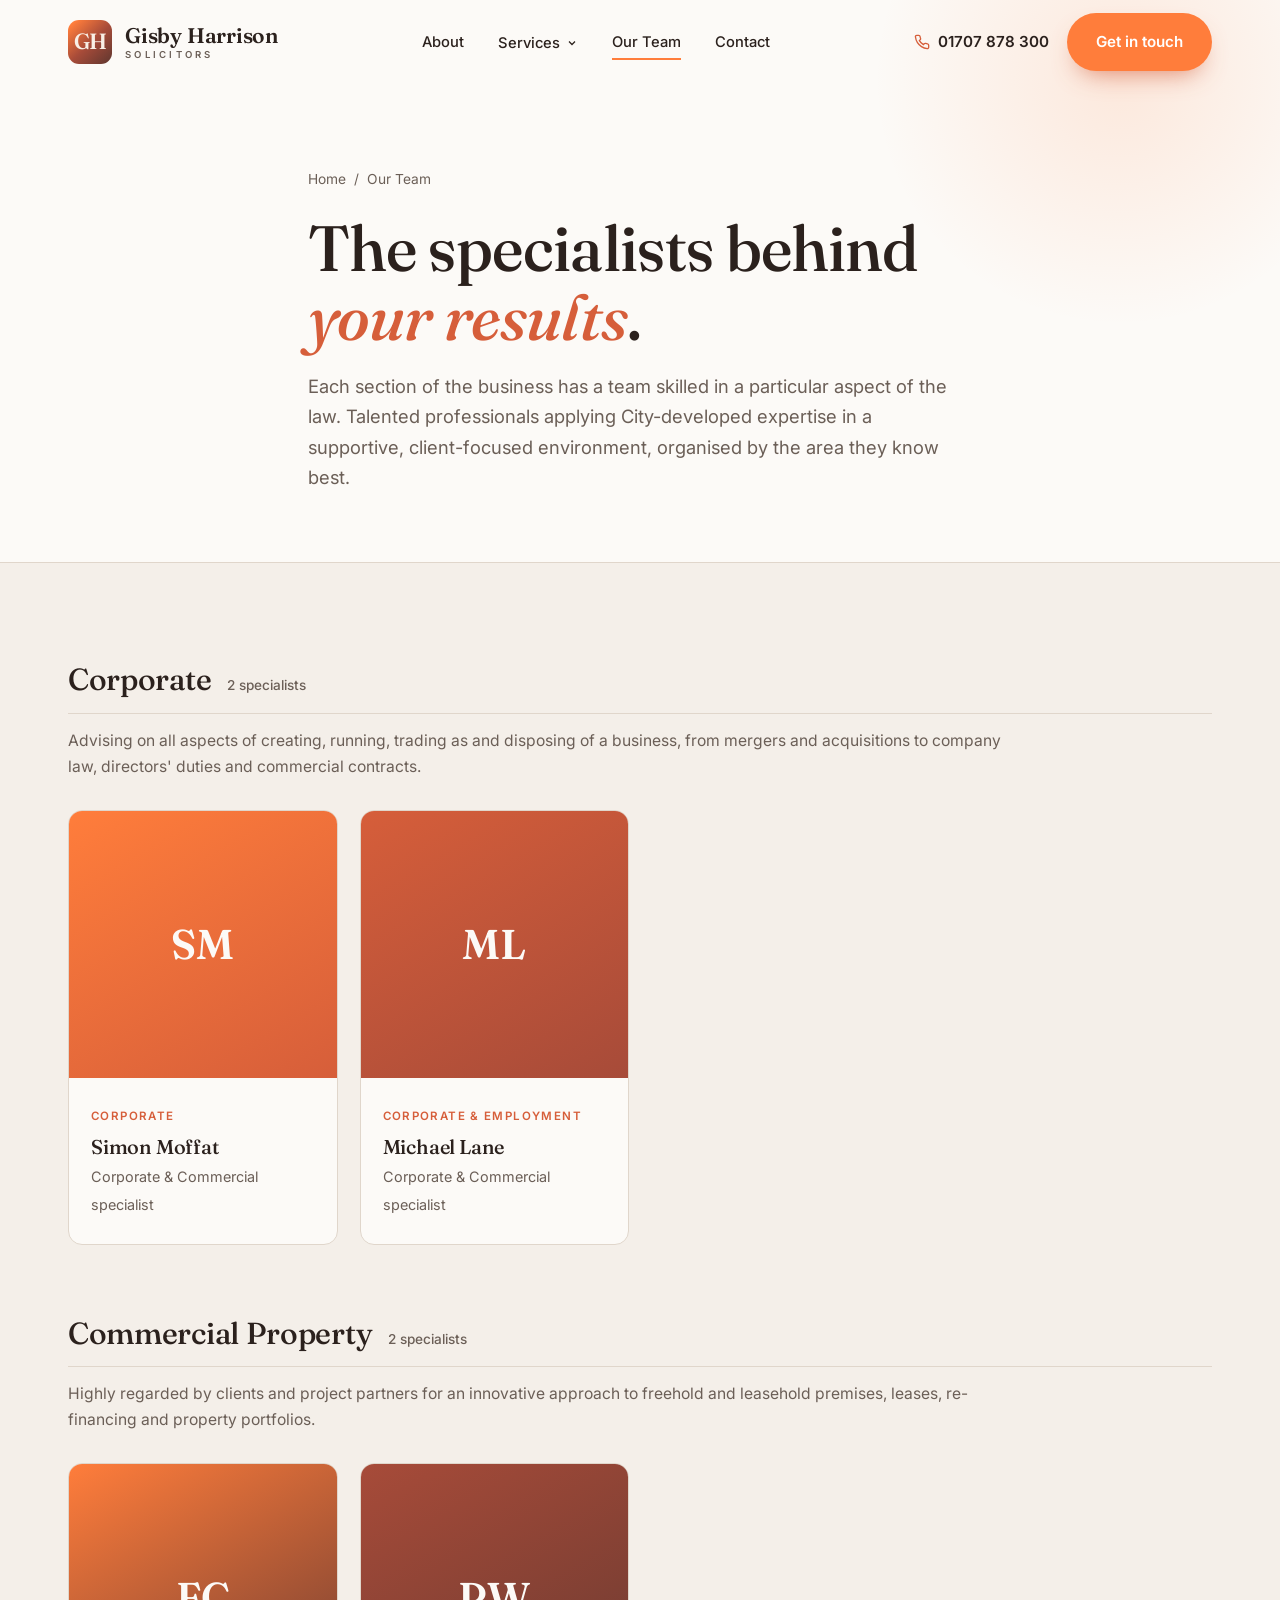
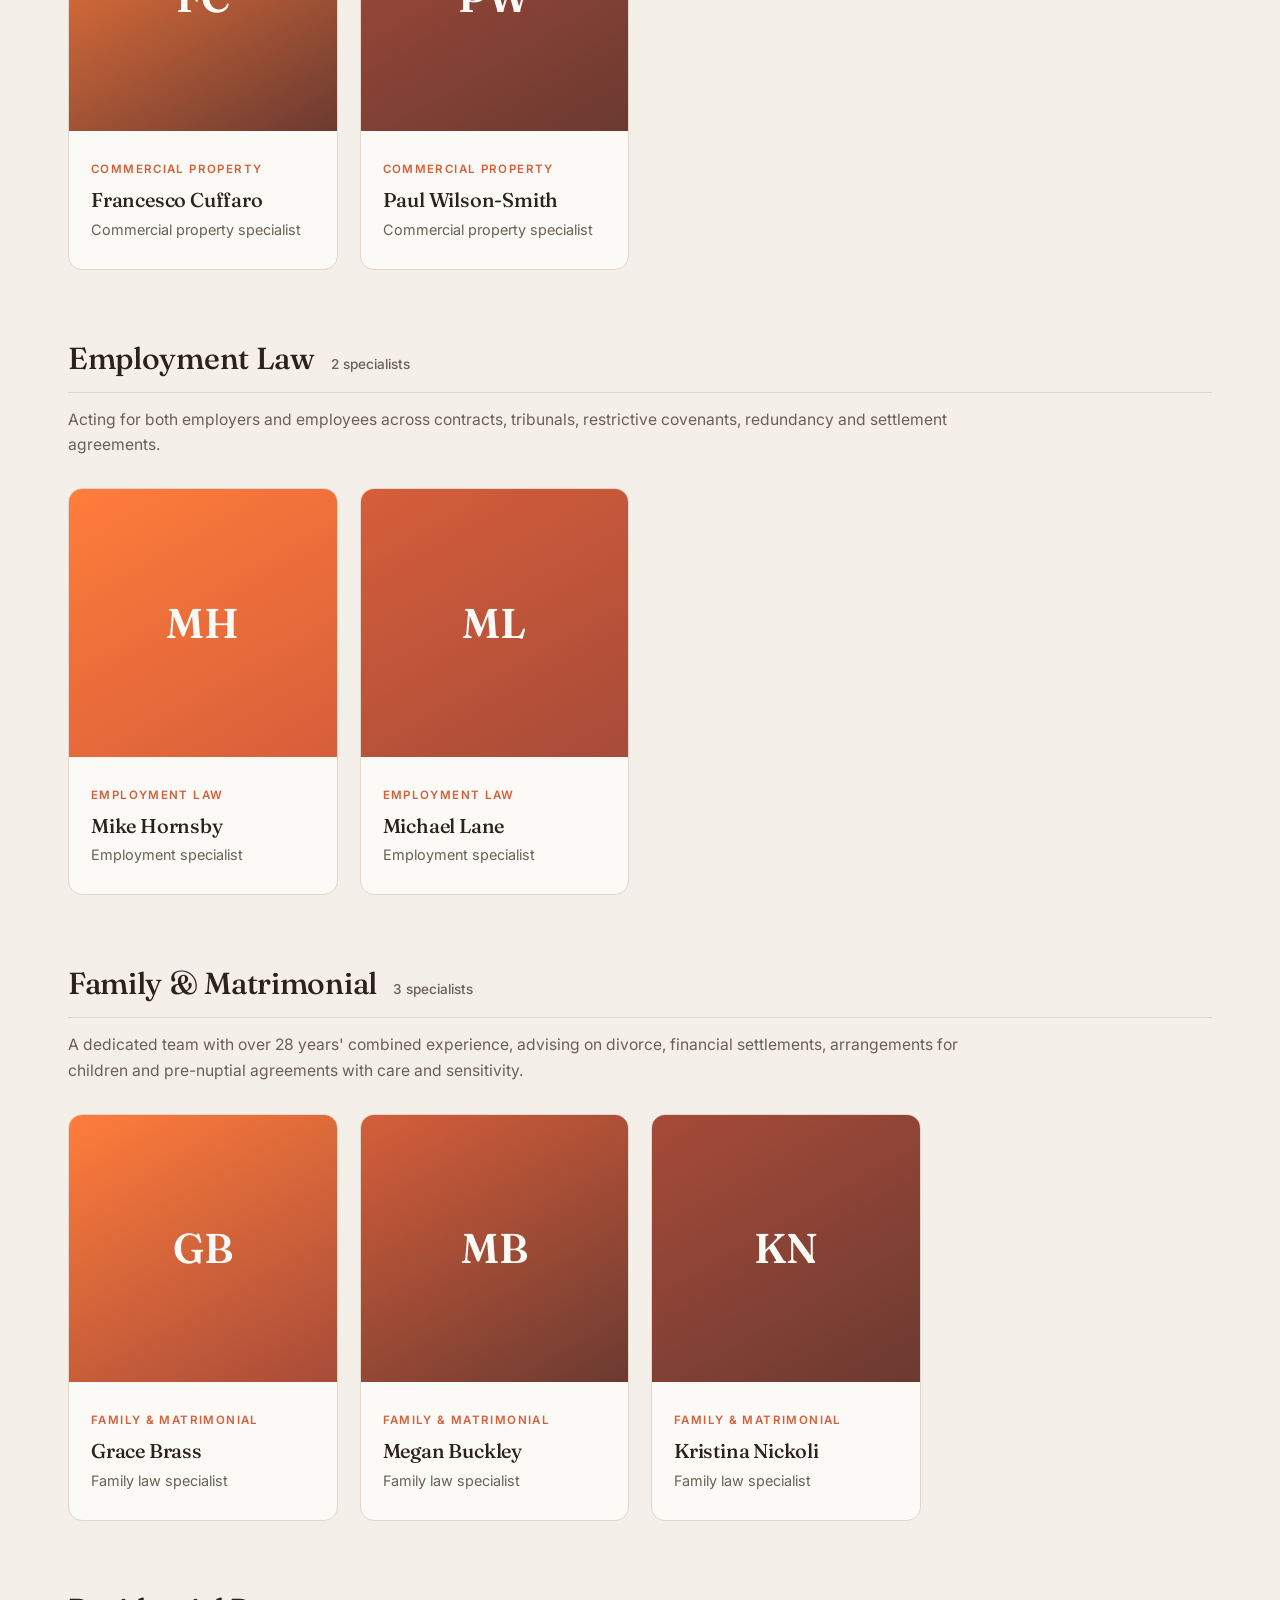
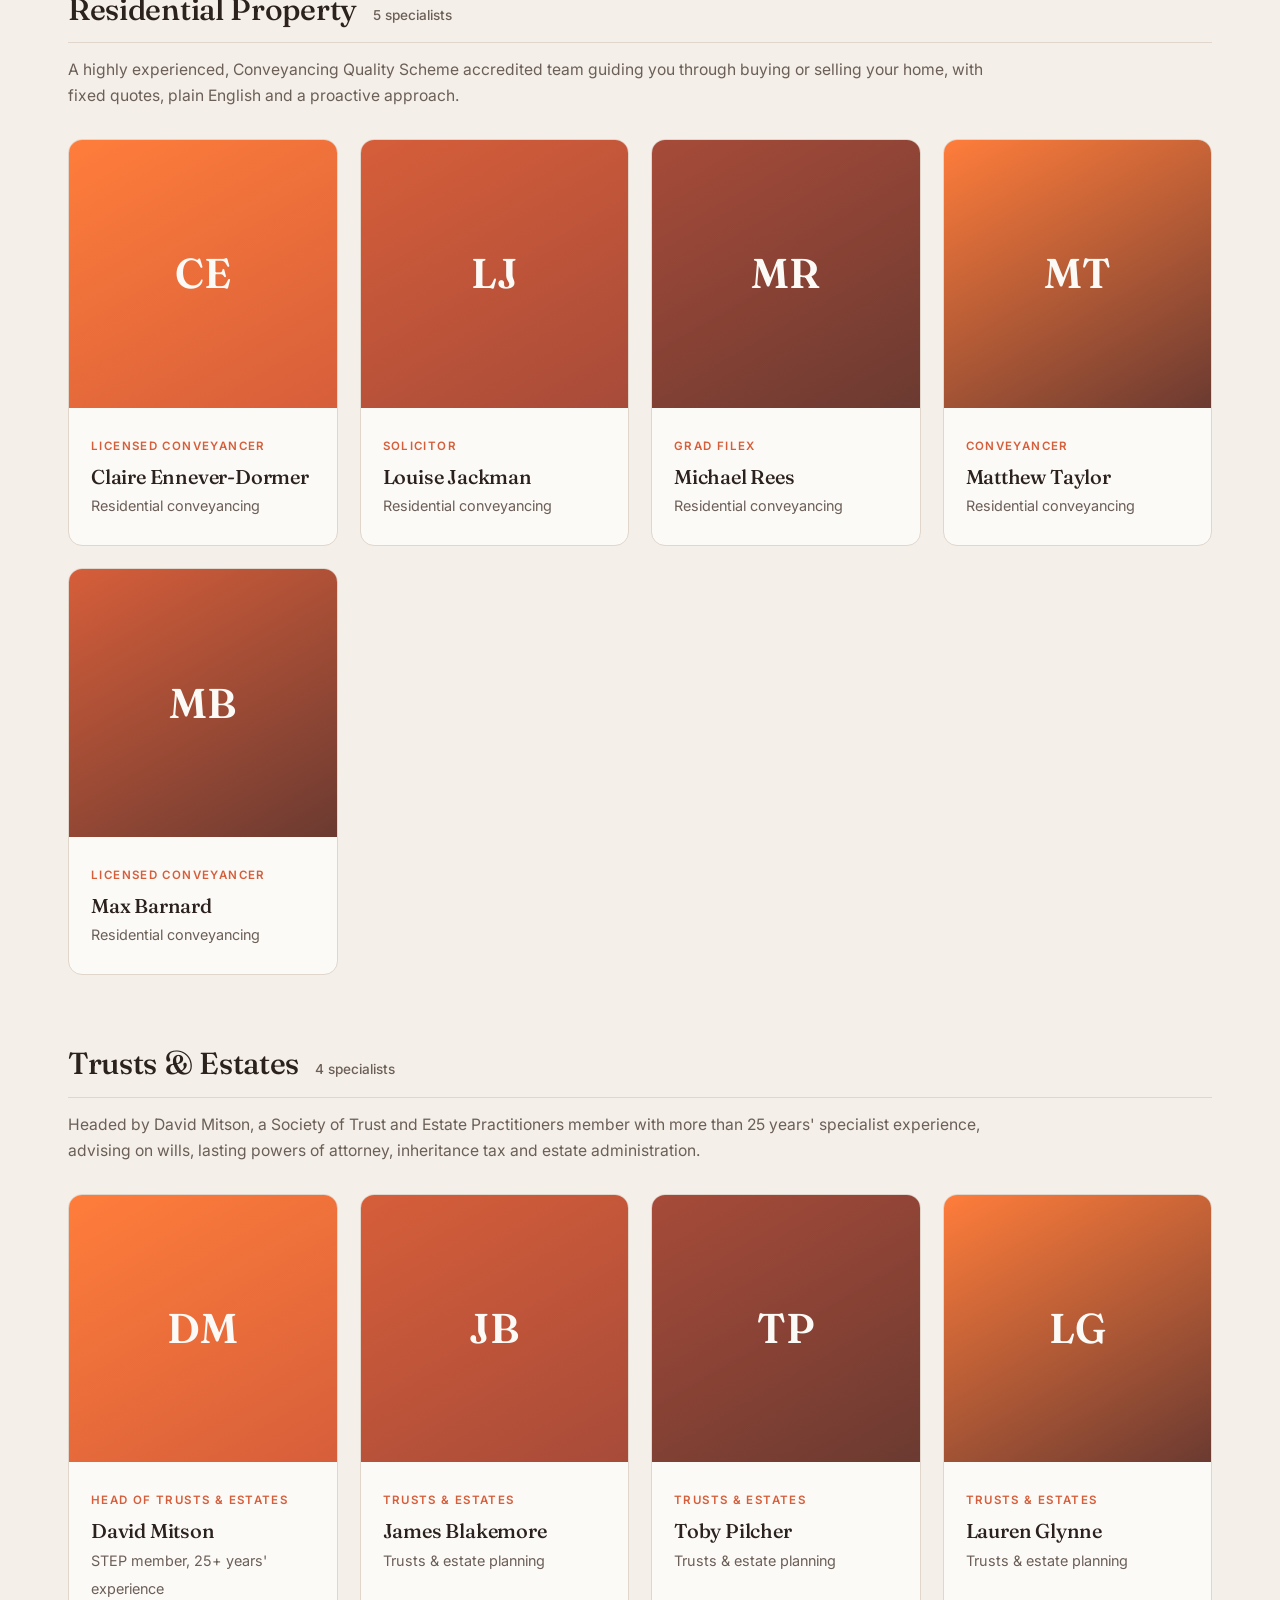
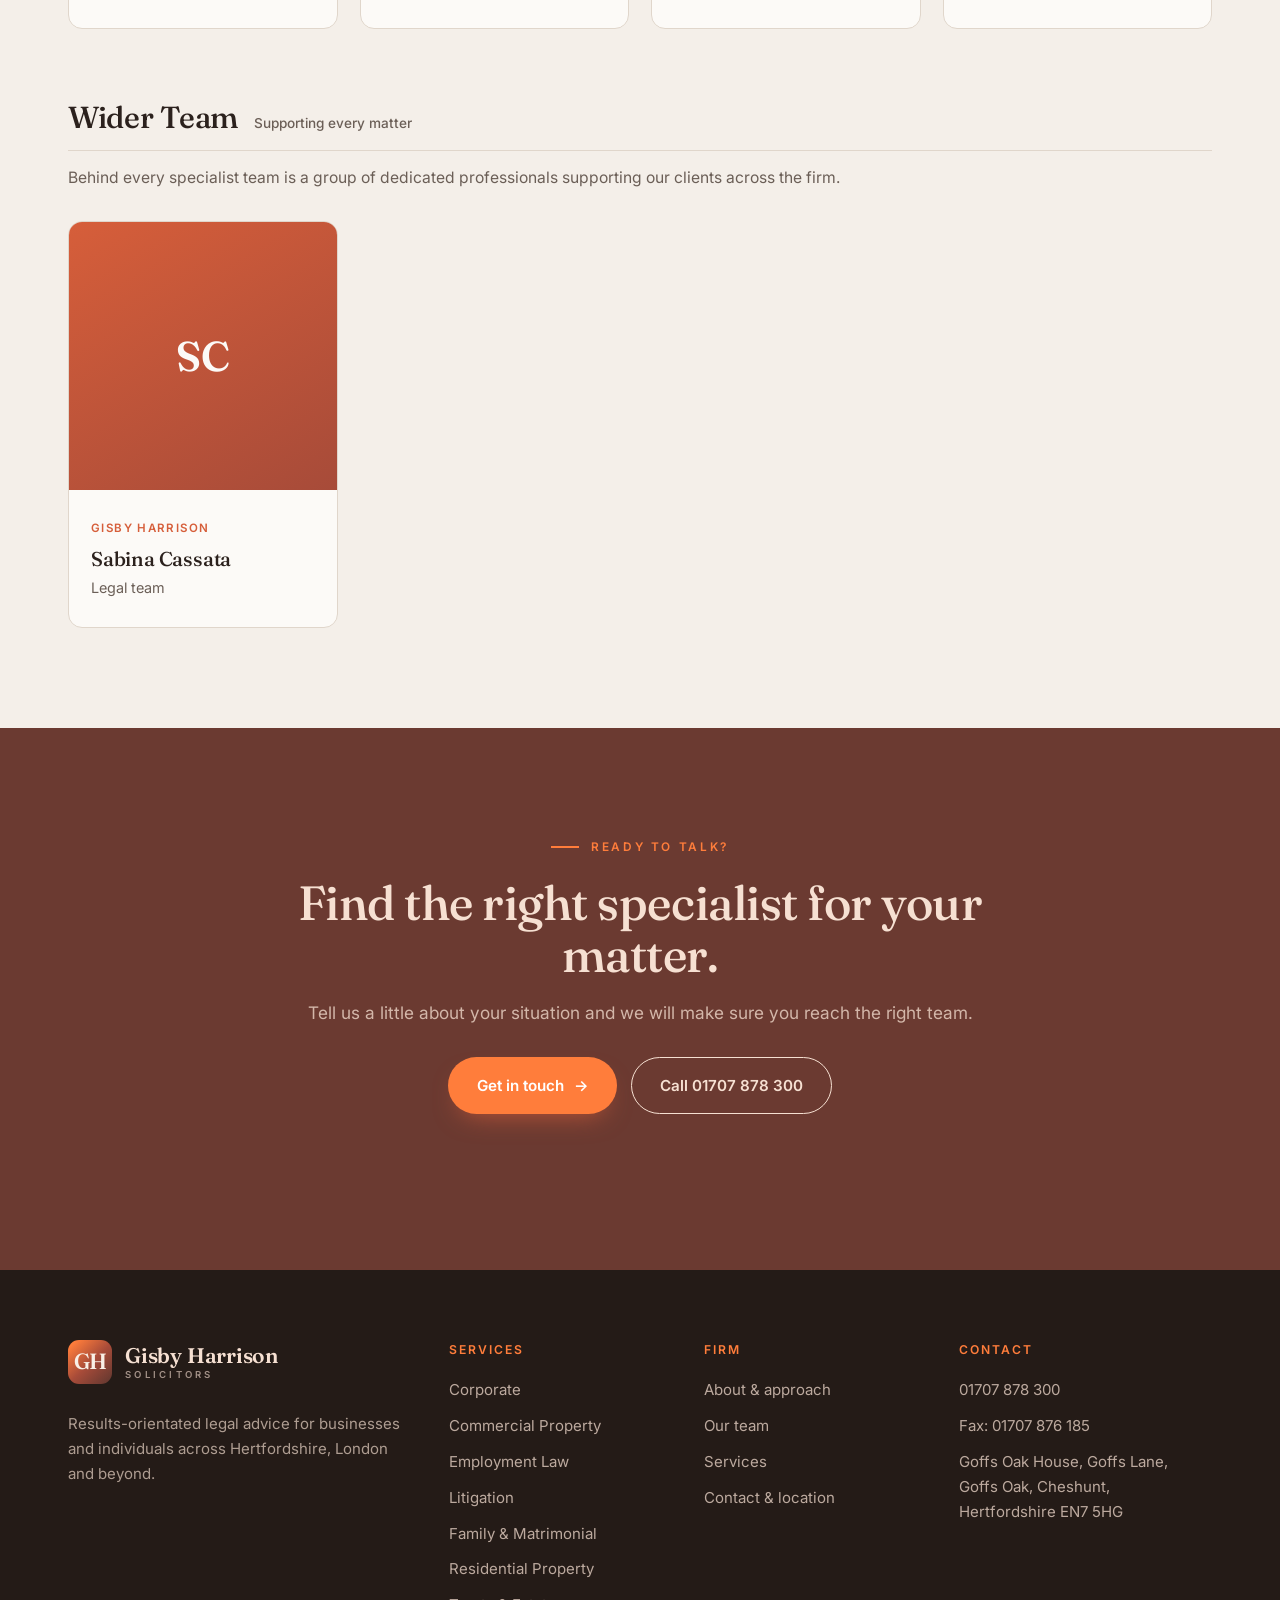
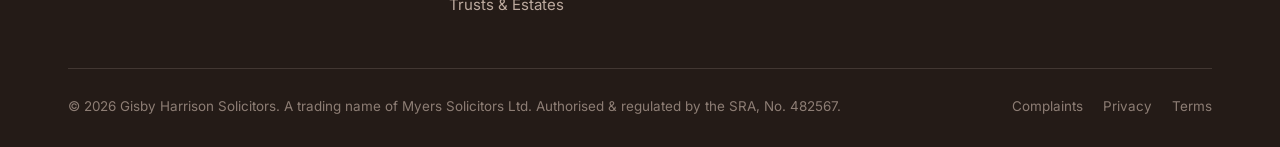
<file: team.html>
<!DOCTYPE html>
<html lang="en-GB">
<head>
  <meta charset="UTF-8" />
  <meta name="viewport" content="width=device-width, initial-scale=1.0" />
  <title>Our Team | Gisby Harrison Solicitors, Goffs Oak Hertfordshire</title>
  <meta name="description" content="Meet the specialist solicitors and lawyers at Gisby Harrison: corporate, commercial property, employment, litigation, family, residential conveyancing and trusts and estates teams in Goffs Oak, Hertfordshire." />
  <meta name="keywords" content="Gisby Harrison team, solicitors Goffs Oak, conveyancers Hertfordshire, family law solicitors, corporate solicitors, trusts and estates solicitors" />
  <link rel="canonical" href="https://www.gisbyharrison.co.uk/team.html" />
  <link rel="icon" type="image/svg+xml" href="assets/logo.svg" />
  <link rel="preconnect" href="https://fonts.googleapis.com" />
  <link rel="preconnect" href="https://fonts.gstatic.com" crossorigin />
  <link href="https://fonts.googleapis.com/css2?family=Fraunces:ital,opsz,wght@0,9..144,400..600;1,9..144,400..500&family=Inter:wght@400;500;600;700&display=swap" rel="stylesheet" />
  <link rel="stylesheet" href="styles.css" />
  <script type="application/ld+json">
  { "@context": "https://schema.org", "@type": "AboutPage", "name": "Our Team — Gisby Harrison Solicitors", "url": "https://www.gisbyharrison.co.uk/team.html",
    "about": { "@type": "LegalService", "name": "Gisby Harrison Solicitors", "telephone": "+441707878300" } }
  </script>
</head>
<body data-page="team">

  <header id="site-header"></header>

  <!-- PAGE HERO -->
  <section class="page-hero">
    <div class="wrap page-hero-inner">
      <nav class="breadcrumb reveal"><a href="index.html">Home</a> &nbsp;/&nbsp; Our Team</nav>
      <h1 class="reveal">The specialists behind <span class="accent">your results</span>.</h1>
      <p class="reveal d1">Each section of the business has a team skilled in a particular aspect of the law. Talented professionals applying City-developed expertise in a supportive, client-focused environment, organised by the area they know best.</p>
    </div>
  </section>

  <!-- TEAM BY DEPARTMENT -->
  <section class="section">
    <div class="wrap">

      <!-- Corporate -->
      <div class="dept-block">
        <div class="dept-head reveal"><h2>Corporate</h2><span class="count">2 specialists</span></div>
        <p class="dept-desc reveal">Advising on all aspects of creating, running, trading as and disposing of a business, from mergers and acquisitions to company law, directors' duties and commercial contracts.</p>
        <div class="team-grid">
          <article class="member reveal"><div class="avatar" style="background: linear-gradient(150deg, #FF7D3B, #D65E3A);"><span class="initials">SM</span></div><div class="info"><span class="role">Corporate</span><h4>Simon Moffat</h4><span class="dept">Corporate &amp; Commercial specialist</span></div></article>
          <article class="member reveal d1"><div class="avatar" style="background: linear-gradient(150deg, #D65E3A, #A74B39);"><span class="initials">ML</span></div><div class="info"><span class="role">Corporate &amp; Employment</span><h4>Michael Lane</h4><span class="dept">Corporate &amp; Commercial specialist</span></div></article>
        </div>
      </div>

      <!-- Commercial Property -->
      <div class="dept-block">
        <div class="dept-head reveal"><h2>Commercial Property</h2><span class="count">2 specialists</span></div>
        <p class="dept-desc reveal">Highly regarded by clients and project partners for an innovative approach to freehold and leasehold premises, leases, re-financing and property portfolios.</p>
        <div class="team-grid">
          <article class="member reveal"><div class="avatar" style="background: linear-gradient(150deg, #FF7D3B, #6B3A31);"><span class="initials">FC</span></div><div class="info"><span class="role">Commercial Property</span><h4>Francesco Cuffaro</h4><span class="dept">Commercial property specialist</span></div></article>
          <article class="member reveal d1"><div class="avatar" style="background: linear-gradient(150deg, #A74B39, #6B3A31);"><span class="initials">PW</span></div><div class="info"><span class="role">Commercial Property</span><h4>Paul Wilson-Smith</h4><span class="dept">Commercial property specialist</span></div></article>
        </div>
      </div>

      <!-- Employment -->
      <div class="dept-block">
        <div class="dept-head reveal"><h2>Employment Law</h2><span class="count">2 specialists</span></div>
        <p class="dept-desc reveal">Acting for both employers and employees across contracts, tribunals, restrictive covenants, redundancy and settlement agreements.</p>
        <div class="team-grid">
          <article class="member reveal"><div class="avatar" style="background: linear-gradient(150deg, #FF7D3B, #D65E3A);"><span class="initials">MH</span></div><div class="info"><span class="role">Employment Law</span><h4>Mike Hornsby</h4><span class="dept">Employment specialist</span></div></article>
          <article class="member reveal d1"><div class="avatar" style="background: linear-gradient(150deg, #D65E3A, #A74B39);"><span class="initials">ML</span></div><div class="info"><span class="role">Employment Law</span><h4>Michael Lane</h4><span class="dept">Employment specialist</span></div></article>
        </div>
      </div>

      <!-- Family & Matrimonial -->
      <div class="dept-block">
        <div class="dept-head reveal"><h2>Family &amp; Matrimonial</h2><span class="count">3 specialists</span></div>
        <p class="dept-desc reveal">A dedicated team with over 28 years' combined experience, advising on divorce, financial settlements, arrangements for children and pre-nuptial agreements with care and sensitivity.</p>
        <div class="team-grid">
          <article class="member reveal"><div class="avatar" style="background: linear-gradient(150deg, #FF7D3B, #A74B39);"><span class="initials">GB</span></div><div class="info"><span class="role">Family &amp; Matrimonial</span><h4>Grace Brass</h4><span class="dept">Family law specialist</span></div></article>
          <article class="member reveal d1"><div class="avatar" style="background: linear-gradient(150deg, #D65E3A, #6B3A31);"><span class="initials">MB</span></div><div class="info"><span class="role">Family &amp; Matrimonial</span><h4>Megan Buckley</h4><span class="dept">Family law specialist</span></div></article>
          <article class="member reveal d2"><div class="avatar" style="background: linear-gradient(150deg, #A74B39, #6B3A31);"><span class="initials">KN</span></div><div class="info"><span class="role">Family &amp; Matrimonial</span><h4>Kristina Nickoli</h4><span class="dept">Family law specialist</span></div></article>
        </div>
      </div>

      <!-- Residential Property -->
      <div class="dept-block">
        <div class="dept-head reveal"><h2>Residential Property</h2><span class="count">5 specialists</span></div>
        <p class="dept-desc reveal">A highly experienced, Conveyancing Quality Scheme accredited team guiding you through buying or selling your home, with fixed quotes, plain English and a proactive approach.</p>
        <div class="team-grid">
          <article class="member reveal"><div class="avatar" style="background: linear-gradient(150deg, #FF7D3B, #D65E3A);"><span class="initials">CE</span></div><div class="info"><span class="role">Licensed Conveyancer</span><h4>Claire Ennever-Dormer</h4><span class="dept">Residential conveyancing</span></div></article>
          <article class="member reveal d1"><div class="avatar" style="background: linear-gradient(150deg, #D65E3A, #A74B39);"><span class="initials">LJ</span></div><div class="info"><span class="role">Solicitor</span><h4>Louise Jackman</h4><span class="dept">Residential conveyancing</span></div></article>
          <article class="member reveal d2"><div class="avatar" style="background: linear-gradient(150deg, #A74B39, #6B3A31);"><span class="initials">MR</span></div><div class="info"><span class="role">Grad FILEx</span><h4>Michael Rees</h4><span class="dept">Residential conveyancing</span></div></article>
          <article class="member reveal d3"><div class="avatar" style="background: linear-gradient(150deg, #FF7D3B, #6B3A31);"><span class="initials">MT</span></div><div class="info"><span class="role">Conveyancer</span><h4>Matthew Taylor</h4><span class="dept">Residential conveyancing</span></div></article>
          <article class="member reveal"><div class="avatar" style="background: linear-gradient(150deg, #D65E3A, #6B3A31);"><span class="initials">MB</span></div><div class="info"><span class="role">Licensed Conveyancer</span><h4>Max Barnard</h4><span class="dept">Residential conveyancing</span></div></article>
        </div>
      </div>

      <!-- Trusts & Estates -->
      <div class="dept-block">
        <div class="dept-head reveal"><h2>Trusts &amp; Estates</h2><span class="count">4 specialists</span></div>
        <p class="dept-desc reveal">Headed by David Mitson, a Society of Trust and Estate Practitioners member with more than 25 years' specialist experience, advising on wills, lasting powers of attorney, inheritance tax and estate administration.</p>
        <div class="team-grid">
          <article class="member reveal"><div class="avatar" style="background: linear-gradient(150deg, #FF7D3B, #D65E3A);"><span class="initials">DM</span></div><div class="info"><span class="role">Head of Trusts &amp; Estates</span><h4>David Mitson</h4><span class="dept">STEP member, 25+ years' experience</span></div></article>
          <article class="member reveal d1"><div class="avatar" style="background: linear-gradient(150deg, #D65E3A, #A74B39);"><span class="initials">JB</span></div><div class="info"><span class="role">Trusts &amp; Estates</span><h4>James Blakemore</h4><span class="dept">Trusts &amp; estate planning</span></div></article>
          <article class="member reveal d2"><div class="avatar" style="background: linear-gradient(150deg, #A74B39, #6B3A31);"><span class="initials">TP</span></div><div class="info"><span class="role">Trusts &amp; Estates</span><h4>Toby Pilcher</h4><span class="dept">Trusts &amp; estate planning</span></div></article>
          <article class="member reveal d3"><div class="avatar" style="background: linear-gradient(150deg, #FF7D3B, #6B3A31);"><span class="initials">LG</span></div><div class="info"><span class="role">Trusts &amp; Estates</span><h4>Lauren Glynne</h4><span class="dept">Trusts &amp; estate planning</span></div></article>
        </div>
      </div>

      <!-- Wider team -->
      <div class="dept-block">
        <div class="dept-head reveal"><h2>Wider Team</h2><span class="count">Supporting every matter</span></div>
        <p class="dept-desc reveal">Behind every specialist team is a group of dedicated professionals supporting our clients across the firm.</p>
        <div class="team-grid">
          <article class="member reveal"><div class="avatar" style="background: linear-gradient(150deg, #D65E3A, #A74B39);"><span class="initials">SC</span></div><div class="info"><span class="role">Gisby Harrison</span><h4>Sabina Cassata</h4><span class="dept">Legal team</span></div></article>
        </div>
      </div>

    </div>
  </section>

  <!-- CTA -->
  <section class="section approach">
    <div class="wrap">
      <div class="section-head center reveal" style="max-width:720px;">
        <span class="eyebrow">Ready to talk?</span>
        <h2>Find the right specialist for your matter.</h2>
        <p>Tell us a little about your situation and we will make sure you reach the right team.</p>
        <div style="display:flex; gap:14px; justify-content:center; flex-wrap:wrap; margin-top:30px;">
          <a href="contact.html" class="btn btn-primary">Get in touch <span class="arr">&rarr;</span></a>
          <a href="tel:01707878300" class="btn btn-ghost" style="border-color: var(--cream); color: var(--cream);">Call 01707 878 300</a>
        </div>
      </div>
    </div>
  </section>

  <footer id="site-footer"></footer>
  <script src="script.js"></script>
</body>
</html>
</file>
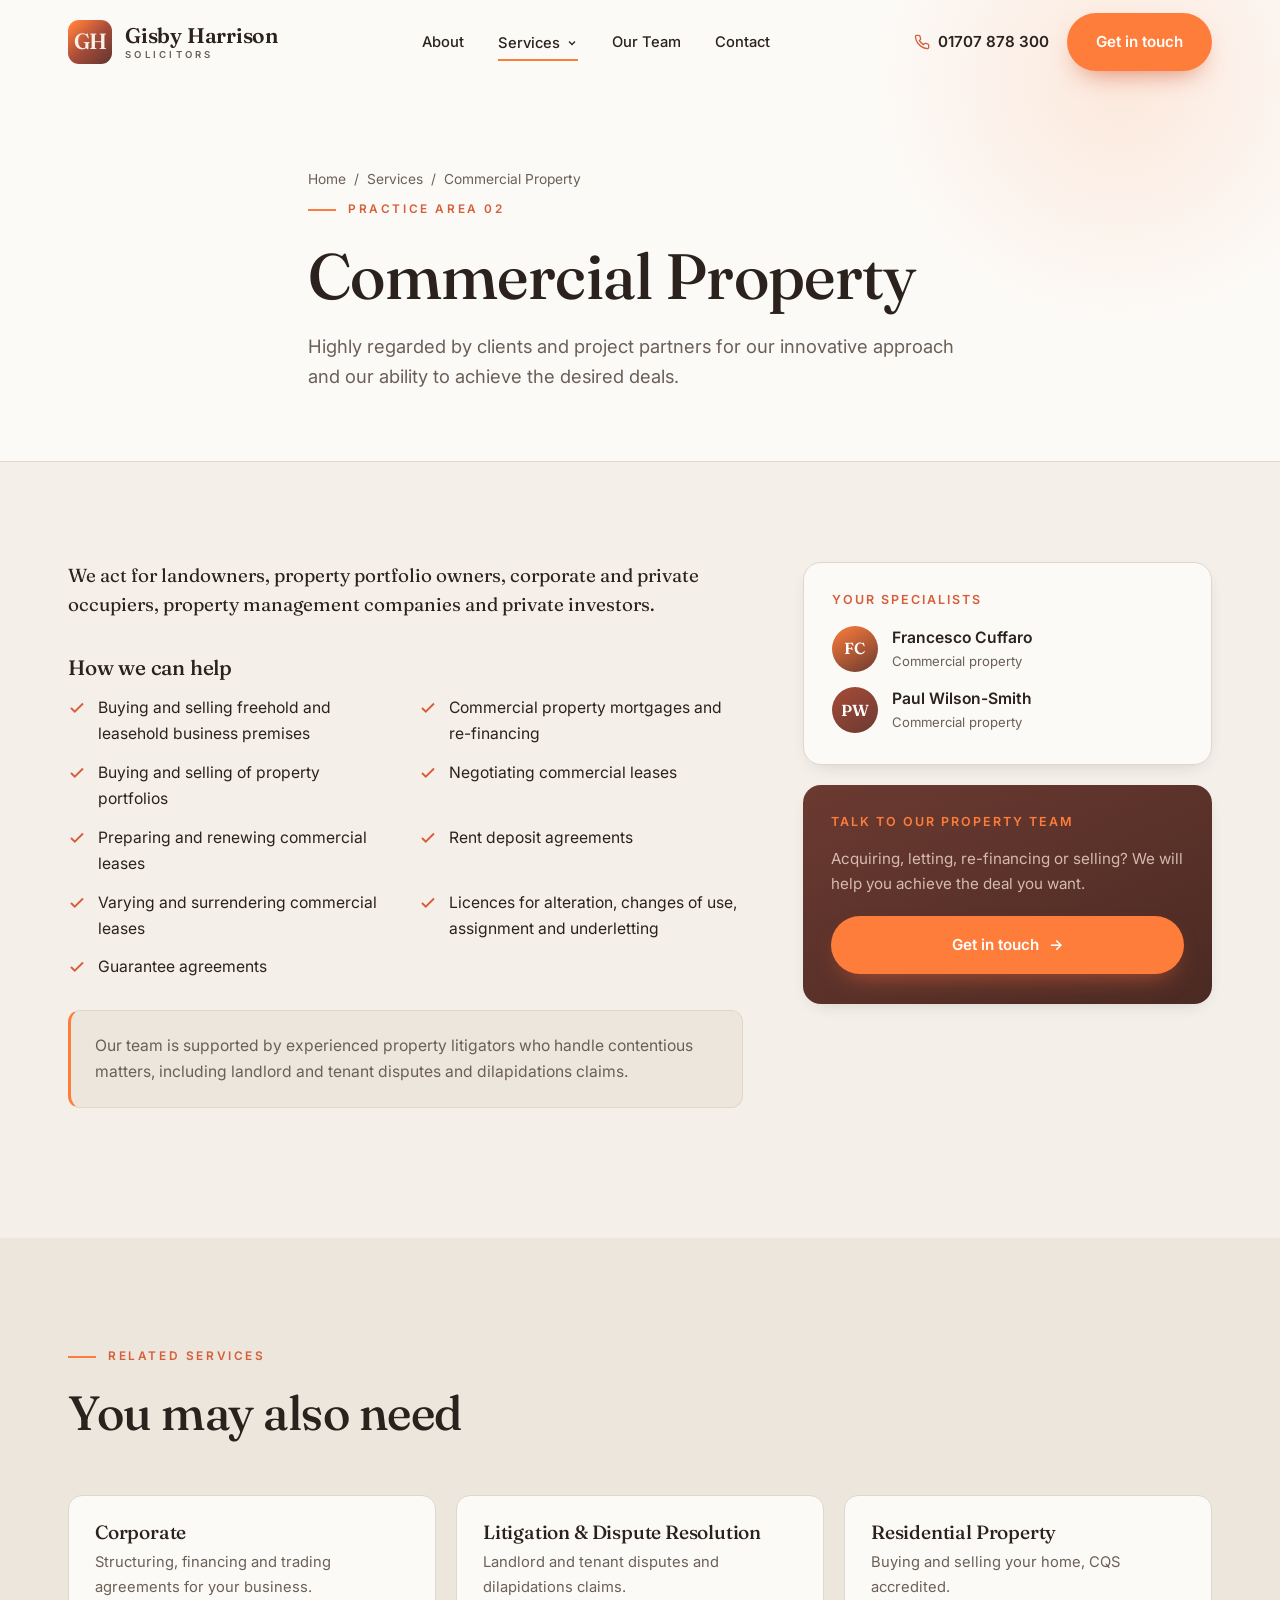
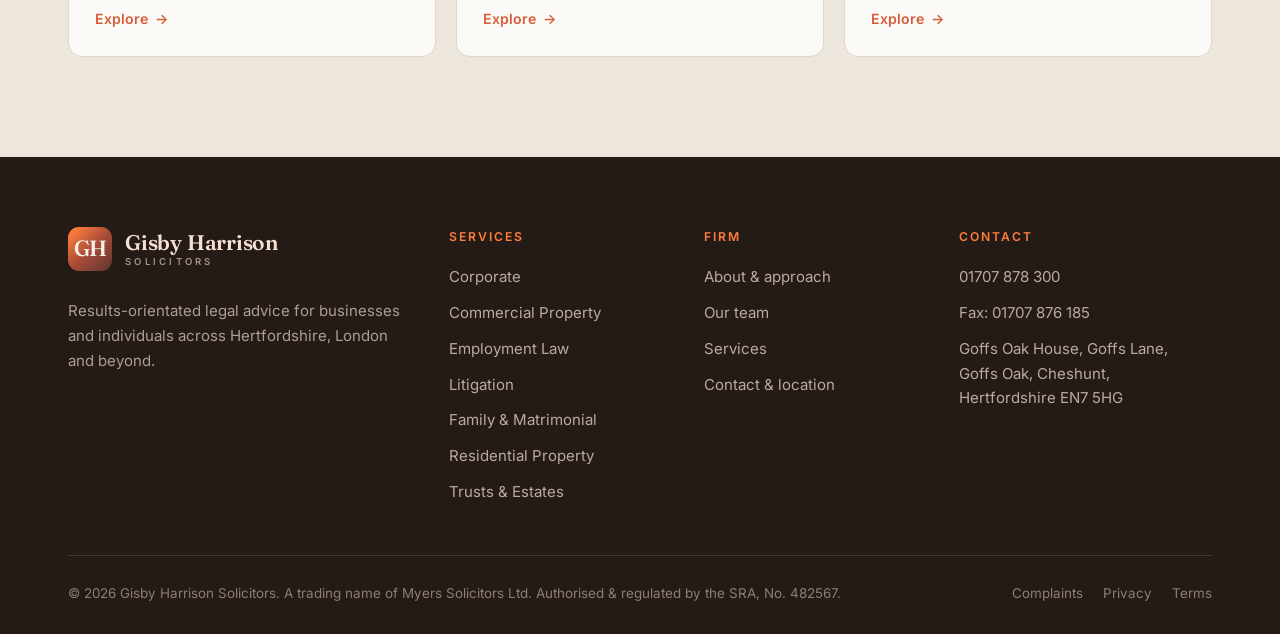
<file: services/commercial-property.html>
<!DOCTYPE html>
<html lang="en-GB">
<head>
  <meta charset="UTF-8" />
  <meta name="viewport" content="width=device-width, initial-scale=1.0" />
  <title>Commercial Property Solicitors | Gisby Harrison, Hertfordshire &amp; London</title>
  <meta name="description" content="Gisby Harrison's commercial property team advises landowners, occupiers and investors on buying and selling premises, commercial leases, re-financing and property portfolios." />
  <meta name="keywords" content="commercial property solicitors Hertfordshire, commercial leases, business premises, property portfolio, commercial conveyancing, landlord and tenant, Goffs Oak" />
  <link rel="canonical" href="https://www.gisbyharrison.co.uk/services/commercial-property.html" />
  <link rel="icon" type="image/svg+xml" href="../assets/logo.svg" />
  <link rel="preconnect" href="https://fonts.googleapis.com" />
  <link rel="preconnect" href="https://fonts.gstatic.com" crossorigin />
  <link href="https://fonts.googleapis.com/css2?family=Fraunces:ital,opsz,wght@0,9..144,400..600;1,9..144,400..500&family=Inter:wght@400;500;600;700&display=swap" rel="stylesheet" />
  <link rel="stylesheet" href="../styles.css" />
  <script type="application/ld+json">
  { "@context": "https://schema.org", "@type": "Service", "serviceType": "Commercial Property Law", "provider": { "@type": "LegalService", "name": "Gisby Harrison Solicitors", "telephone": "+441707878300" }, "areaServed": ["Hertfordshire", "London", "United Kingdom"], "url": "https://www.gisbyharrison.co.uk/services/commercial-property.html" }
  </script>
</head>
<body data-page="services">

  <header id="site-header"></header>

  <section class="svc-hero page-hero">
    <div class="wrap page-hero-inner">
      <nav class="breadcrumb reveal"><a href="../index.html">Home</a> &nbsp;/&nbsp; <a href="index.html">Services</a> &nbsp;/&nbsp; Commercial Property</nav>
      <span class="eyebrow reveal">Practice area 02</span>
      <h1 class="reveal">Commercial Property</h1>
      <p class="reveal d1">Highly regarded by clients and project partners for our innovative approach and our ability to achieve the desired deals.</p>
    </div>
  </section>

  <section class="section">
    <div class="wrap svc-layout">
      <div class="svc-main reveal">
        <p class="standfirst">We act for landowners, property portfolio owners, corporate and private occupiers, property management companies and private investors.</p>

        <h3>How we can help</h3>
        <ul class="svc-list two">
          <li><svg width="18" height="18" viewBox="0 0 24 24" fill="none" stroke="currentColor" stroke-width="2.5"><path d="M20 6 9 17l-5-5"/></svg>Buying and selling freehold and leasehold business premises</li>
          <li><svg width="18" height="18" viewBox="0 0 24 24" fill="none" stroke="currentColor" stroke-width="2.5"><path d="M20 6 9 17l-5-5"/></svg>Commercial property mortgages and re-financing</li>
          <li><svg width="18" height="18" viewBox="0 0 24 24" fill="none" stroke="currentColor" stroke-width="2.5"><path d="M20 6 9 17l-5-5"/></svg>Buying and selling of property portfolios</li>
          <li><svg width="18" height="18" viewBox="0 0 24 24" fill="none" stroke="currentColor" stroke-width="2.5"><path d="M20 6 9 17l-5-5"/></svg>Negotiating commercial leases</li>
          <li><svg width="18" height="18" viewBox="0 0 24 24" fill="none" stroke="currentColor" stroke-width="2.5"><path d="M20 6 9 17l-5-5"/></svg>Preparing and renewing commercial leases</li>
          <li><svg width="18" height="18" viewBox="0 0 24 24" fill="none" stroke="currentColor" stroke-width="2.5"><path d="M20 6 9 17l-5-5"/></svg>Rent deposit agreements</li>
          <li><svg width="18" height="18" viewBox="0 0 24 24" fill="none" stroke="currentColor" stroke-width="2.5"><path d="M20 6 9 17l-5-5"/></svg>Varying and surrendering commercial leases</li>
          <li><svg width="18" height="18" viewBox="0 0 24 24" fill="none" stroke="currentColor" stroke-width="2.5"><path d="M20 6 9 17l-5-5"/></svg>Licences for alteration, changes of use, assignment and underletting</li>
          <li><svg width="18" height="18" viewBox="0 0 24 24" fill="none" stroke="currentColor" stroke-width="2.5"><path d="M20 6 9 17l-5-5"/></svg>Guarantee agreements</li>
        </ul>

        <div class="svc-callout reveal">
          <p>Our team is supported by experienced property litigators who handle contentious matters, including landlord and tenant disputes and dilapidations claims.</p>
        </div>
      </div>

      <aside class="svc-aside reveal d1">
        <div class="aside-card">
          <h4>Your specialists</h4>
          <div class="aside-people">
            <div class="aside-person"><div class="ap-av" style="background: linear-gradient(150deg, #FF7D3B, #6B3A31);">FC</div><div><div class="ap-name">Francesco Cuffaro</div><div class="ap-role">Commercial property</div></div></div>
            <div class="aside-person"><div class="ap-av" style="background: linear-gradient(150deg, #A74B39, #6B3A31);">PW</div><div><div class="ap-name">Paul Wilson-Smith</div><div class="ap-role">Commercial property</div></div></div>
          </div>
        </div>
        <div class="aside-card dark">
          <h4>Talk to our property team</h4>
          <p>Acquiring, letting, re-financing or selling? We will help you achieve the deal you want.</p>
          <a href="../contact.html" class="btn btn-primary">Get in touch <span class="arr">&rarr;</span></a>
        </div>
      </aside>
    </div>
  </section>

  <section class="section team-preview">
    <div class="wrap">
      <div class="section-head reveal"><span class="eyebrow">Related services</span><h2>You may also need</h2></div>
      <div class="related-grid">
        <a class="related-card reveal" href="../services/corporate.html"><h4>Corporate</h4><p>Structuring, financing and trading agreements for your business.</p><span class="rc-link">Explore <span class="arr">&rarr;</span></span></a>
        <a class="related-card reveal d1" href="../services/litigation-and-dispute-resolution.html"><h4>Litigation &amp; Dispute Resolution</h4><p>Landlord and tenant disputes and dilapidations claims.</p><span class="rc-link">Explore <span class="arr">&rarr;</span></span></a>
        <a class="related-card reveal d2" href="../services/residential-property.html"><h4>Residential Property</h4><p>Buying and selling your home, CQS accredited.</p><span class="rc-link">Explore <span class="arr">&rarr;</span></span></a>
      </div>
    </div>
  </section>

  <footer id="site-footer"></footer>
  <script src="../script.js"></script>
</body>
</html>
</file>
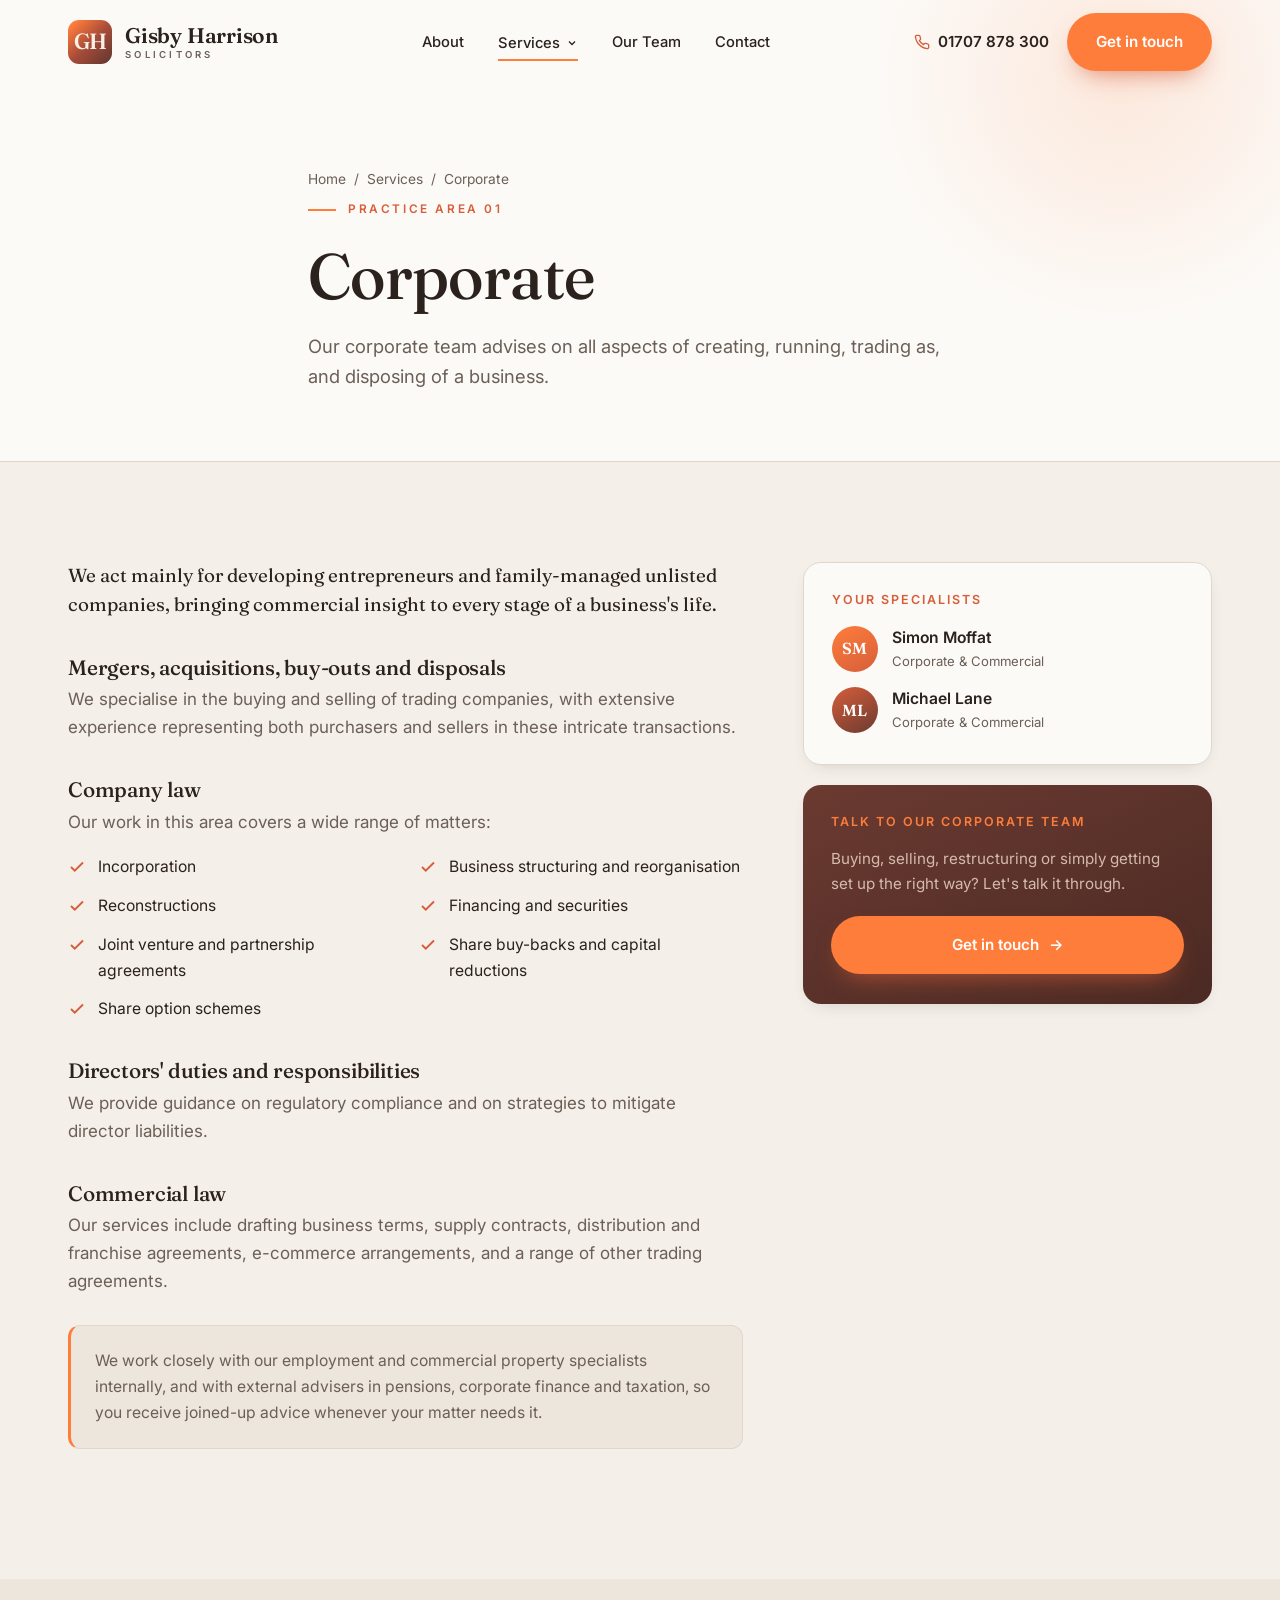
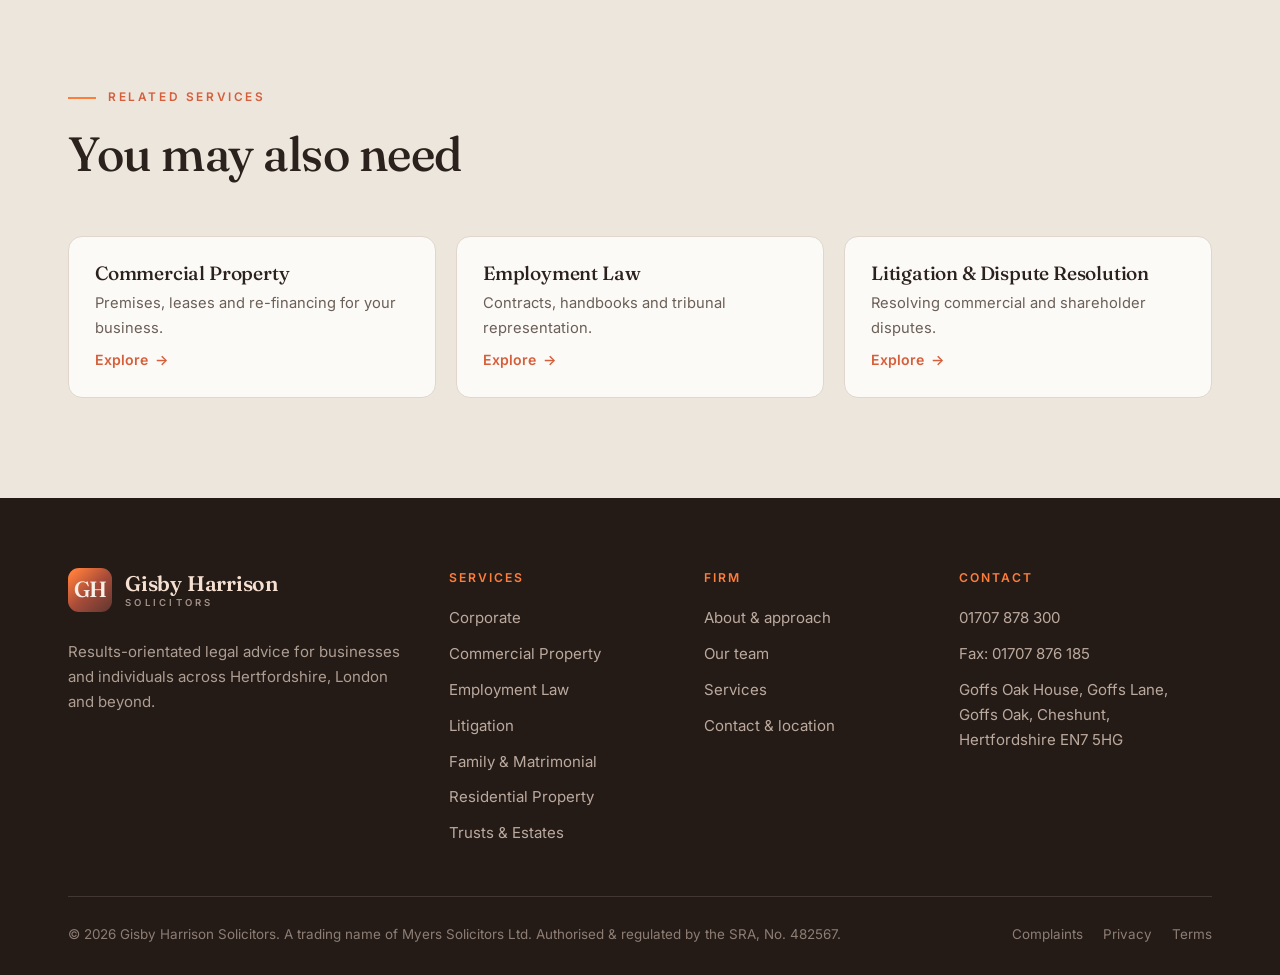
<file: services/corporate.html>
<!DOCTYPE html>
<html lang="en-GB">
<head>
  <meta charset="UTF-8" />
  <meta name="viewport" content="width=device-width, initial-scale=1.0" />
  <title>Corporate Solicitors | Gisby Harrison, Hertfordshire &amp; London</title>
  <meta name="description" content="Gisby Harrison's corporate team advises on creating, running, trading as and disposing of a business: mergers and acquisitions, company law, directors' duties and commercial law." />
  <meta name="keywords" content="corporate solicitors Hertfordshire, mergers and acquisitions, company law, directors duties, commercial law, business sale and purchase, Goffs Oak" />
  <link rel="canonical" href="https://www.gisbyharrison.co.uk/services/corporate.html" />
  <link rel="icon" type="image/svg+xml" href="../assets/logo.svg" />
  <link rel="preconnect" href="https://fonts.googleapis.com" />
  <link rel="preconnect" href="https://fonts.gstatic.com" crossorigin />
  <link href="https://fonts.googleapis.com/css2?family=Fraunces:ital,opsz,wght@0,9..144,400..600;1,9..144,400..500&family=Inter:wght@400;500;600;700&display=swap" rel="stylesheet" />
  <link rel="stylesheet" href="../styles.css" />
  <script type="application/ld+json">
  { "@context": "https://schema.org", "@type": "Service", "serviceType": "Corporate Law", "provider": { "@type": "LegalService", "name": "Gisby Harrison Solicitors", "telephone": "+441707878300" }, "areaServed": ["Hertfordshire", "London", "United Kingdom"], "url": "https://www.gisbyharrison.co.uk/services/corporate.html" }
  </script>
</head>
<body data-page="services">

  <header id="site-header"></header>

  <section class="svc-hero page-hero">
    <div class="wrap page-hero-inner">
      <nav class="breadcrumb reveal"><a href="../index.html">Home</a> &nbsp;/&nbsp; <a href="index.html">Services</a> &nbsp;/&nbsp; Corporate</nav>
      <span class="eyebrow reveal">Practice area 01</span>
      <h1 class="reveal">Corporate</h1>
      <p class="reveal d1">Our corporate team advises on all aspects of creating, running, trading as, and disposing of a business.</p>
    </div>
  </section>

  <section class="section">
    <div class="wrap svc-layout">
      <div class="svc-main reveal">
        <p class="standfirst">We act mainly for developing entrepreneurs and family-managed unlisted companies, bringing commercial insight to every stage of a business's life.</p>

        <h3>Mergers, acquisitions, buy-outs and disposals</h3>
        <p>We specialise in the buying and selling of trading companies, with extensive experience representing both purchasers and sellers in these intricate transactions.</p>

        <h3>Company law</h3>
        <p>Our work in this area covers a wide range of matters:</p>
        <ul class="svc-list two">
          <li><svg width="18" height="18" viewBox="0 0 24 24" fill="none" stroke="currentColor" stroke-width="2.5"><path d="M20 6 9 17l-5-5"/></svg>Incorporation</li>
          <li><svg width="18" height="18" viewBox="0 0 24 24" fill="none" stroke="currentColor" stroke-width="2.5"><path d="M20 6 9 17l-5-5"/></svg>Business structuring and reorganisation</li>
          <li><svg width="18" height="18" viewBox="0 0 24 24" fill="none" stroke="currentColor" stroke-width="2.5"><path d="M20 6 9 17l-5-5"/></svg>Reconstructions</li>
          <li><svg width="18" height="18" viewBox="0 0 24 24" fill="none" stroke="currentColor" stroke-width="2.5"><path d="M20 6 9 17l-5-5"/></svg>Financing and securities</li>
          <li><svg width="18" height="18" viewBox="0 0 24 24" fill="none" stroke="currentColor" stroke-width="2.5"><path d="M20 6 9 17l-5-5"/></svg>Joint venture and partnership agreements</li>
          <li><svg width="18" height="18" viewBox="0 0 24 24" fill="none" stroke="currentColor" stroke-width="2.5"><path d="M20 6 9 17l-5-5"/></svg>Share buy-backs and capital reductions</li>
          <li><svg width="18" height="18" viewBox="0 0 24 24" fill="none" stroke="currentColor" stroke-width="2.5"><path d="M20 6 9 17l-5-5"/></svg>Share option schemes</li>
        </ul>

        <h3>Directors' duties and responsibilities</h3>
        <p>We provide guidance on regulatory compliance and on strategies to mitigate director liabilities.</p>

        <h3>Commercial law</h3>
        <p>Our services include drafting business terms, supply contracts, distribution and franchise agreements, e-commerce arrangements, and a range of other trading agreements.</p>

        <div class="svc-callout reveal">
          <p>We work closely with our employment and commercial property specialists internally, and with external advisers in pensions, corporate finance and taxation, so you receive joined-up advice whenever your matter needs it.</p>
        </div>
      </div>

      <aside class="svc-aside reveal d1">
        <div class="aside-card">
          <h4>Your specialists</h4>
          <div class="aside-people">
            <div class="aside-person"><div class="ap-av" style="background: linear-gradient(150deg, #FF7D3B, #D65E3A);">SM</div><div><div class="ap-name">Simon Moffat</div><div class="ap-role">Corporate &amp; Commercial</div></div></div>
            <div class="aside-person"><div class="ap-av" style="background: linear-gradient(150deg, #D65E3A, #6B3A31);">ML</div><div><div class="ap-name">Michael Lane</div><div class="ap-role">Corporate &amp; Commercial</div></div></div>
          </div>
        </div>
        <div class="aside-card dark">
          <h4>Talk to our corporate team</h4>
          <p>Buying, selling, restructuring or simply getting set up the right way? Let's talk it through.</p>
          <a href="../contact.html" class="btn btn-primary">Get in touch <span class="arr">&rarr;</span></a>
        </div>
      </aside>
    </div>
  </section>

  <section class="section team-preview">
    <div class="wrap">
      <div class="section-head reveal"><span class="eyebrow">Related services</span><h2>You may also need</h2></div>
      <div class="related-grid">
        <a class="related-card reveal" href="../services/commercial-property.html"><h4>Commercial Property</h4><p>Premises, leases and re-financing for your business.</p><span class="rc-link">Explore <span class="arr">&rarr;</span></span></a>
        <a class="related-card reveal d1" href="../services/employment-law.html"><h4>Employment Law</h4><p>Contracts, handbooks and tribunal representation.</p><span class="rc-link">Explore <span class="arr">&rarr;</span></span></a>
        <a class="related-card reveal d2" href="../services/litigation-and-dispute-resolution.html"><h4>Litigation &amp; Dispute Resolution</h4><p>Resolving commercial and shareholder disputes.</p><span class="rc-link">Explore <span class="arr">&rarr;</span></span></a>
      </div>
    </div>
  </section>

  <footer id="site-footer"></footer>
  <script src="../script.js"></script>
</body>
</html>
</file>
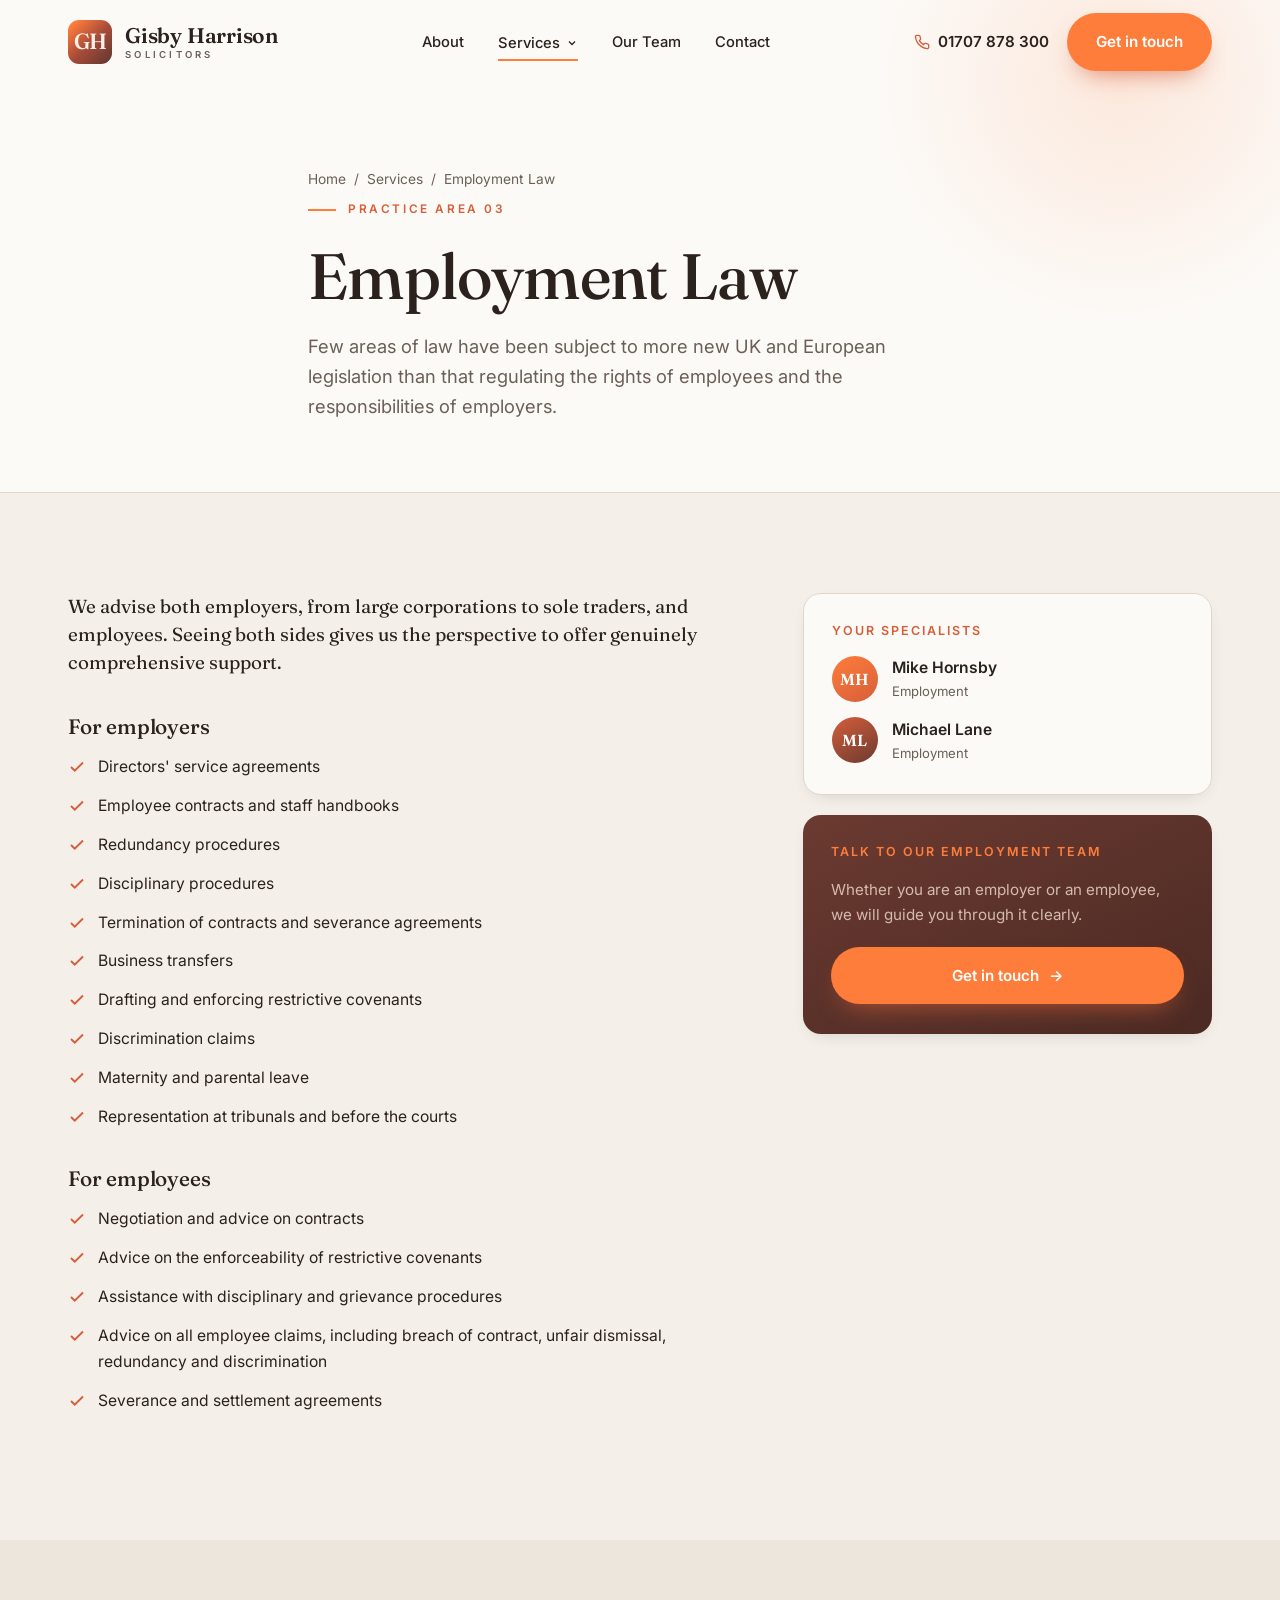
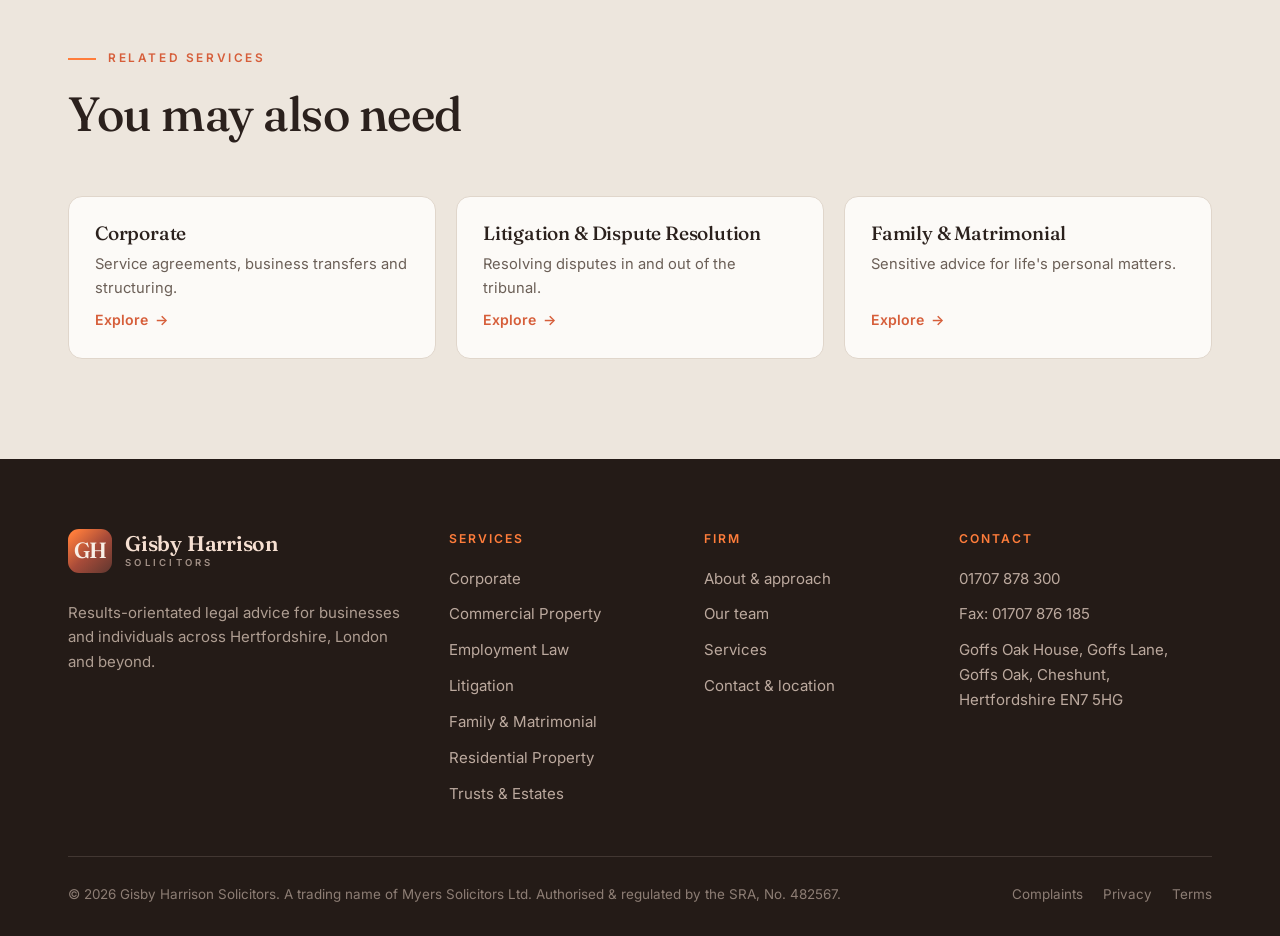
<file: services/employment-law.html>
<!DOCTYPE html>
<html lang="en-GB">
<head>
  <meta charset="UTF-8" />
  <meta name="viewport" content="width=device-width, initial-scale=1.0" />
  <title>Employment Law Solicitors | Gisby Harrison, Hertfordshire &amp; London</title>
  <meta name="description" content="Gisby Harrison advises both employers and employees on contracts, handbooks, redundancy, restrictive covenants, discrimination, settlement agreements and tribunal representation." />
  <meta name="keywords" content="employment law solicitors Hertfordshire, employment contracts, settlement agreements, unfair dismissal, restrictive covenants, employment tribunal, Goffs Oak" />
  <link rel="canonical" href="https://www.gisbyharrison.co.uk/services/employment-law.html" />
  <link rel="icon" type="image/svg+xml" href="../assets/logo.svg" />
  <link rel="preconnect" href="https://fonts.googleapis.com" />
  <link rel="preconnect" href="https://fonts.gstatic.com" crossorigin />
  <link href="https://fonts.googleapis.com/css2?family=Fraunces:ital,opsz,wght@0,9..144,400..600;1,9..144,400..500&family=Inter:wght@400;500;600;700&display=swap" rel="stylesheet" />
  <link rel="stylesheet" href="../styles.css" />
  <script type="application/ld+json">
  { "@context": "https://schema.org", "@type": "Service", "serviceType": "Employment Law", "provider": { "@type": "LegalService", "name": "Gisby Harrison Solicitors", "telephone": "+441707878300" }, "areaServed": ["Hertfordshire", "London", "United Kingdom"], "url": "https://www.gisbyharrison.co.uk/services/employment-law.html" }
  </script>
</head>
<body data-page="services">

  <header id="site-header"></header>

  <section class="svc-hero page-hero">
    <div class="wrap page-hero-inner">
      <nav class="breadcrumb reveal"><a href="../index.html">Home</a> &nbsp;/&nbsp; <a href="index.html">Services</a> &nbsp;/&nbsp; Employment Law</nav>
      <span class="eyebrow reveal">Practice area 03</span>
      <h1 class="reveal">Employment Law</h1>
      <p class="reveal d1">Few areas of law have been subject to more new UK and European legislation than that regulating the rights of employees and the responsibilities of employers.</p>
    </div>
  </section>

  <section class="section">
    <div class="wrap svc-layout">
      <div class="svc-main reveal">
        <p class="standfirst">We advise both employers, from large corporations to sole traders, and employees. Seeing both sides gives us the perspective to offer genuinely comprehensive support.</p>

        <h3>For employers</h3>
        <ul class="svc-list">
          <li><svg width="18" height="18" viewBox="0 0 24 24" fill="none" stroke="currentColor" stroke-width="2.5"><path d="M20 6 9 17l-5-5"/></svg>Directors' service agreements</li>
          <li><svg width="18" height="18" viewBox="0 0 24 24" fill="none" stroke="currentColor" stroke-width="2.5"><path d="M20 6 9 17l-5-5"/></svg>Employee contracts and staff handbooks</li>
          <li><svg width="18" height="18" viewBox="0 0 24 24" fill="none" stroke="currentColor" stroke-width="2.5"><path d="M20 6 9 17l-5-5"/></svg>Redundancy procedures</li>
          <li><svg width="18" height="18" viewBox="0 0 24 24" fill="none" stroke="currentColor" stroke-width="2.5"><path d="M20 6 9 17l-5-5"/></svg>Disciplinary procedures</li>
          <li><svg width="18" height="18" viewBox="0 0 24 24" fill="none" stroke="currentColor" stroke-width="2.5"><path d="M20 6 9 17l-5-5"/></svg>Termination of contracts and severance agreements</li>
          <li><svg width="18" height="18" viewBox="0 0 24 24" fill="none" stroke="currentColor" stroke-width="2.5"><path d="M20 6 9 17l-5-5"/></svg>Business transfers</li>
          <li><svg width="18" height="18" viewBox="0 0 24 24" fill="none" stroke="currentColor" stroke-width="2.5"><path d="M20 6 9 17l-5-5"/></svg>Drafting and enforcing restrictive covenants</li>
          <li><svg width="18" height="18" viewBox="0 0 24 24" fill="none" stroke="currentColor" stroke-width="2.5"><path d="M20 6 9 17l-5-5"/></svg>Discrimination claims</li>
          <li><svg width="18" height="18" viewBox="0 0 24 24" fill="none" stroke="currentColor" stroke-width="2.5"><path d="M20 6 9 17l-5-5"/></svg>Maternity and parental leave</li>
          <li><svg width="18" height="18" viewBox="0 0 24 24" fill="none" stroke="currentColor" stroke-width="2.5"><path d="M20 6 9 17l-5-5"/></svg>Representation at tribunals and before the courts</li>
        </ul>

        <h3>For employees</h3>
        <ul class="svc-list">
          <li><svg width="18" height="18" viewBox="0 0 24 24" fill="none" stroke="currentColor" stroke-width="2.5"><path d="M20 6 9 17l-5-5"/></svg>Negotiation and advice on contracts</li>
          <li><svg width="18" height="18" viewBox="0 0 24 24" fill="none" stroke="currentColor" stroke-width="2.5"><path d="M20 6 9 17l-5-5"/></svg>Advice on the enforceability of restrictive covenants</li>
          <li><svg width="18" height="18" viewBox="0 0 24 24" fill="none" stroke="currentColor" stroke-width="2.5"><path d="M20 6 9 17l-5-5"/></svg>Assistance with disciplinary and grievance procedures</li>
          <li><svg width="18" height="18" viewBox="0 0 24 24" fill="none" stroke="currentColor" stroke-width="2.5"><path d="M20 6 9 17l-5-5"/></svg>Advice on all employee claims, including breach of contract, unfair dismissal, redundancy and discrimination</li>
          <li><svg width="18" height="18" viewBox="0 0 24 24" fill="none" stroke="currentColor" stroke-width="2.5"><path d="M20 6 9 17l-5-5"/></svg>Severance and settlement agreements</li>
        </ul>
      </div>

      <aside class="svc-aside reveal d1">
        <div class="aside-card">
          <h4>Your specialists</h4>
          <div class="aside-people">
            <div class="aside-person"><div class="ap-av" style="background: linear-gradient(150deg, #FF7D3B, #D65E3A);">MH</div><div><div class="ap-name">Mike Hornsby</div><div class="ap-role">Employment</div></div></div>
            <div class="aside-person"><div class="ap-av" style="background: linear-gradient(150deg, #D65E3A, #6B3A31);">ML</div><div><div class="ap-name">Michael Lane</div><div class="ap-role">Employment</div></div></div>
          </div>
        </div>
        <div class="aside-card dark">
          <h4>Talk to our employment team</h4>
          <p>Whether you are an employer or an employee, we will guide you through it clearly.</p>
          <a href="../contact.html" class="btn btn-primary">Get in touch <span class="arr">&rarr;</span></a>
        </div>
      </aside>
    </div>
  </section>

  <section class="section team-preview">
    <div class="wrap">
      <div class="section-head reveal"><span class="eyebrow">Related services</span><h2>You may also need</h2></div>
      <div class="related-grid">
        <a class="related-card reveal" href="../services/corporate.html"><h4>Corporate</h4><p>Service agreements, business transfers and structuring.</p><span class="rc-link">Explore <span class="arr">&rarr;</span></span></a>
        <a class="related-card reveal d1" href="../services/litigation-and-dispute-resolution.html"><h4>Litigation &amp; Dispute Resolution</h4><p>Resolving disputes in and out of the tribunal.</p><span class="rc-link">Explore <span class="arr">&rarr;</span></span></a>
        <a class="related-card reveal d2" href="../services/family-and-matrimonial.html"><h4>Family &amp; Matrimonial</h4><p>Sensitive advice for life's personal matters.</p><span class="rc-link">Explore <span class="arr">&rarr;</span></span></a>
      </div>
    </div>
  </section>

  <footer id="site-footer"></footer>
  <script src="../script.js"></script>
</body>
</html>
</file>
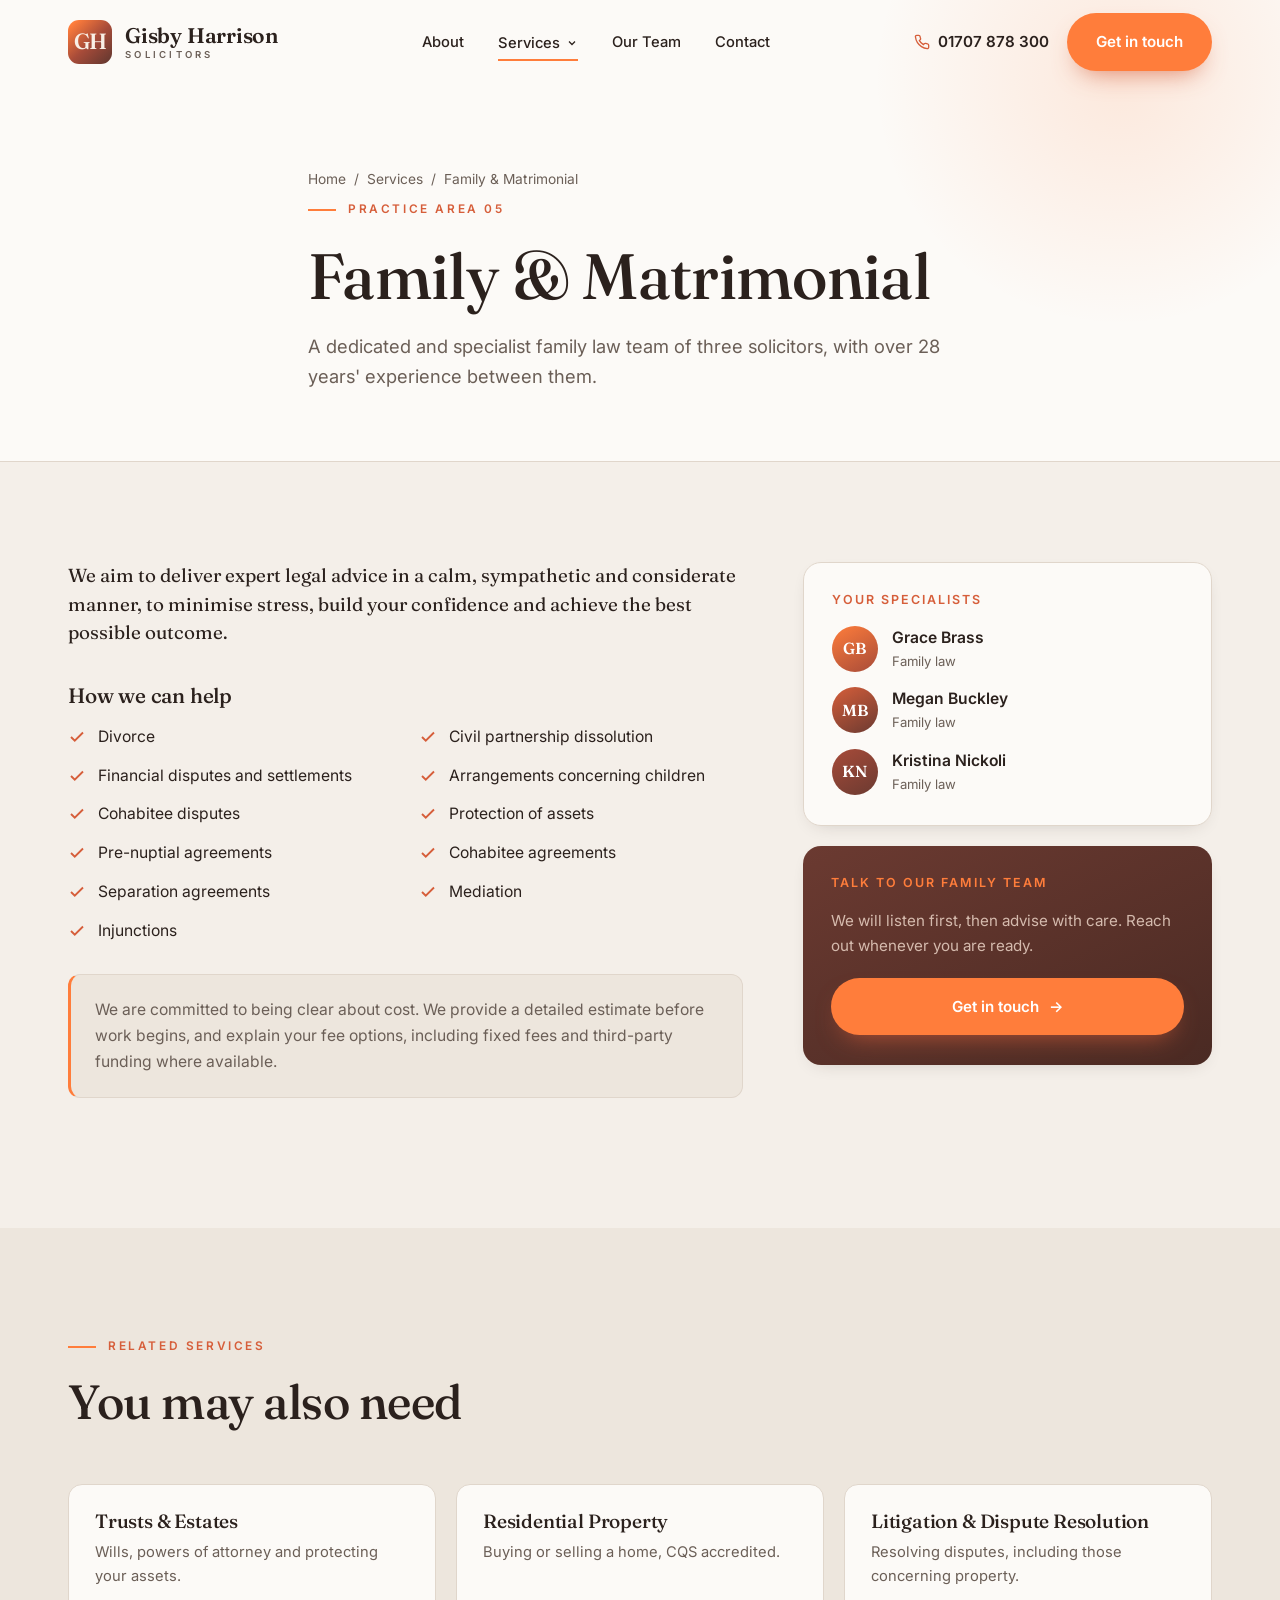
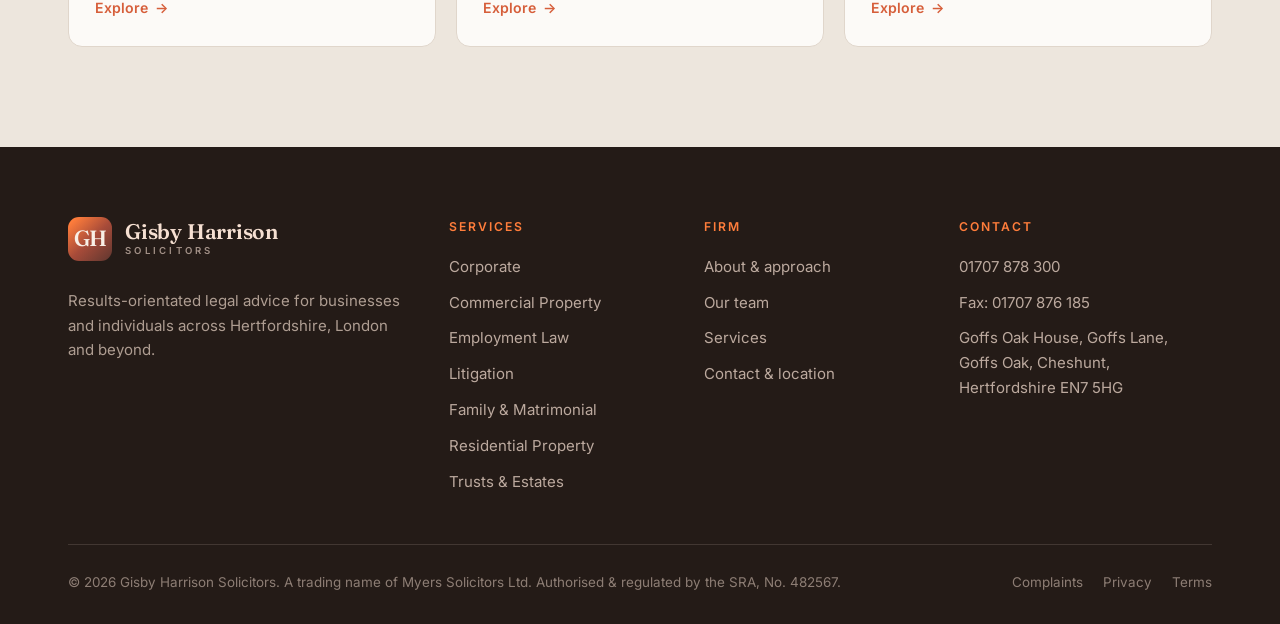
<file: services/family-and-matrimonial.html>
<!DOCTYPE html>
<html lang="en-GB">
<head>
  <meta charset="UTF-8" />
  <meta name="viewport" content="width=device-width, initial-scale=1.0" />
  <title>Family &amp; Matrimonial Solicitors | Gisby Harrison, Hertfordshire</title>
  <meta name="description" content="Gisby Harrison's dedicated family law team advises on divorce, financial settlements, arrangements for children, pre-nuptial agreements and mediation, with calm and considerate support." />
  <meta name="keywords" content="family solicitors Hertfordshire, divorce solicitors, financial settlements, child arrangements, pre-nuptial agreements, mediation, matrimonial law, Goffs Oak" />
  <link rel="canonical" href="https://www.gisbyharrison.co.uk/services/family-and-matrimonial.html" />
  <link rel="icon" type="image/svg+xml" href="../assets/logo.svg" />
  <link rel="preconnect" href="https://fonts.googleapis.com" />
  <link rel="preconnect" href="https://fonts.gstatic.com" crossorigin />
  <link href="https://fonts.googleapis.com/css2?family=Fraunces:ital,opsz,wght@0,9..144,400..600;1,9..144,400..500&family=Inter:wght@400;500;600;700&display=swap" rel="stylesheet" />
  <link rel="stylesheet" href="../styles.css" />
  <script type="application/ld+json">
  { "@context": "https://schema.org", "@type": "Service", "serviceType": "Family and Matrimonial Law", "provider": { "@type": "LegalService", "name": "Gisby Harrison Solicitors", "telephone": "+441707878300" }, "areaServed": ["Hertfordshire", "London", "United Kingdom"], "url": "https://www.gisbyharrison.co.uk/services/family-and-matrimonial.html" }
  </script>
</head>
<body data-page="services">

  <header id="site-header"></header>

  <section class="svc-hero page-hero">
    <div class="wrap page-hero-inner">
      <nav class="breadcrumb reveal"><a href="../index.html">Home</a> &nbsp;/&nbsp; <a href="index.html">Services</a> &nbsp;/&nbsp; Family &amp; Matrimonial</nav>
      <span class="eyebrow reveal">Practice area 05</span>
      <h1 class="reveal">Family &amp; Matrimonial</h1>
      <p class="reveal d1">A dedicated and specialist family law team of three solicitors, with over 28 years' experience between them.</p>
    </div>
  </section>

  <section class="section">
    <div class="wrap svc-layout">
      <div class="svc-main reveal">
        <p class="standfirst">We aim to deliver expert legal advice in a calm, sympathetic and considerate manner, to minimise stress, build your confidence and achieve the best possible outcome.</p>

        <h3>How we can help</h3>
        <ul class="svc-list two">
          <li><svg width="18" height="18" viewBox="0 0 24 24" fill="none" stroke="currentColor" stroke-width="2.5"><path d="M20 6 9 17l-5-5"/></svg>Divorce</li>
          <li><svg width="18" height="18" viewBox="0 0 24 24" fill="none" stroke="currentColor" stroke-width="2.5"><path d="M20 6 9 17l-5-5"/></svg>Civil partnership dissolution</li>
          <li><svg width="18" height="18" viewBox="0 0 24 24" fill="none" stroke="currentColor" stroke-width="2.5"><path d="M20 6 9 17l-5-5"/></svg>Financial disputes and settlements</li>
          <li><svg width="18" height="18" viewBox="0 0 24 24" fill="none" stroke="currentColor" stroke-width="2.5"><path d="M20 6 9 17l-5-5"/></svg>Arrangements concerning children</li>
          <li><svg width="18" height="18" viewBox="0 0 24 24" fill="none" stroke="currentColor" stroke-width="2.5"><path d="M20 6 9 17l-5-5"/></svg>Cohabitee disputes</li>
          <li><svg width="18" height="18" viewBox="0 0 24 24" fill="none" stroke="currentColor" stroke-width="2.5"><path d="M20 6 9 17l-5-5"/></svg>Protection of assets</li>
          <li><svg width="18" height="18" viewBox="0 0 24 24" fill="none" stroke="currentColor" stroke-width="2.5"><path d="M20 6 9 17l-5-5"/></svg>Pre-nuptial agreements</li>
          <li><svg width="18" height="18" viewBox="0 0 24 24" fill="none" stroke="currentColor" stroke-width="2.5"><path d="M20 6 9 17l-5-5"/></svg>Cohabitee agreements</li>
          <li><svg width="18" height="18" viewBox="0 0 24 24" fill="none" stroke="currentColor" stroke-width="2.5"><path d="M20 6 9 17l-5-5"/></svg>Separation agreements</li>
          <li><svg width="18" height="18" viewBox="0 0 24 24" fill="none" stroke="currentColor" stroke-width="2.5"><path d="M20 6 9 17l-5-5"/></svg>Mediation</li>
          <li><svg width="18" height="18" viewBox="0 0 24 24" fill="none" stroke="currentColor" stroke-width="2.5"><path d="M20 6 9 17l-5-5"/></svg>Injunctions</li>
        </ul>

        <div class="svc-callout reveal">
          <p>We are committed to being clear about cost. We provide a detailed estimate before work begins, and explain your fee options, including fixed fees and third-party funding where available.</p>
        </div>
      </div>

      <aside class="svc-aside reveal d1">
        <div class="aside-card">
          <h4>Your specialists</h4>
          <div class="aside-people">
            <div class="aside-person"><div class="ap-av" style="background: linear-gradient(150deg, #FF7D3B, #A74B39);">GB</div><div><div class="ap-name">Grace Brass</div><div class="ap-role">Family law</div></div></div>
            <div class="aside-person"><div class="ap-av" style="background: linear-gradient(150deg, #D65E3A, #6B3A31);">MB</div><div><div class="ap-name">Megan Buckley</div><div class="ap-role">Family law</div></div></div>
            <div class="aside-person"><div class="ap-av" style="background: linear-gradient(150deg, #A74B39, #6B3A31);">KN</div><div><div class="ap-name">Kristina Nickoli</div><div class="ap-role">Family law</div></div></div>
          </div>
        </div>
        <div class="aside-card dark">
          <h4>Talk to our family team</h4>
          <p>We will listen first, then advise with care. Reach out whenever you are ready.</p>
          <a href="../contact.html" class="btn btn-primary">Get in touch <span class="arr">&rarr;</span></a>
        </div>
      </aside>
    </div>
  </section>

  <section class="section team-preview">
    <div class="wrap">
      <div class="section-head reveal"><span class="eyebrow">Related services</span><h2>You may also need</h2></div>
      <div class="related-grid">
        <a class="related-card reveal" href="../services/trusts-and-estates.html"><h4>Trusts &amp; Estates</h4><p>Wills, powers of attorney and protecting your assets.</p><span class="rc-link">Explore <span class="arr">&rarr;</span></span></a>
        <a class="related-card reveal d1" href="../services/residential-property.html"><h4>Residential Property</h4><p>Buying or selling a home, CQS accredited.</p><span class="rc-link">Explore <span class="arr">&rarr;</span></span></a>
        <a class="related-card reveal d2" href="../services/litigation-and-dispute-resolution.html"><h4>Litigation &amp; Dispute Resolution</h4><p>Resolving disputes, including those concerning property.</p><span class="rc-link">Explore <span class="arr">&rarr;</span></span></a>
      </div>
    </div>
  </section>

  <footer id="site-footer"></footer>
  <script src="../script.js"></script>
</body>
</html>
</file>
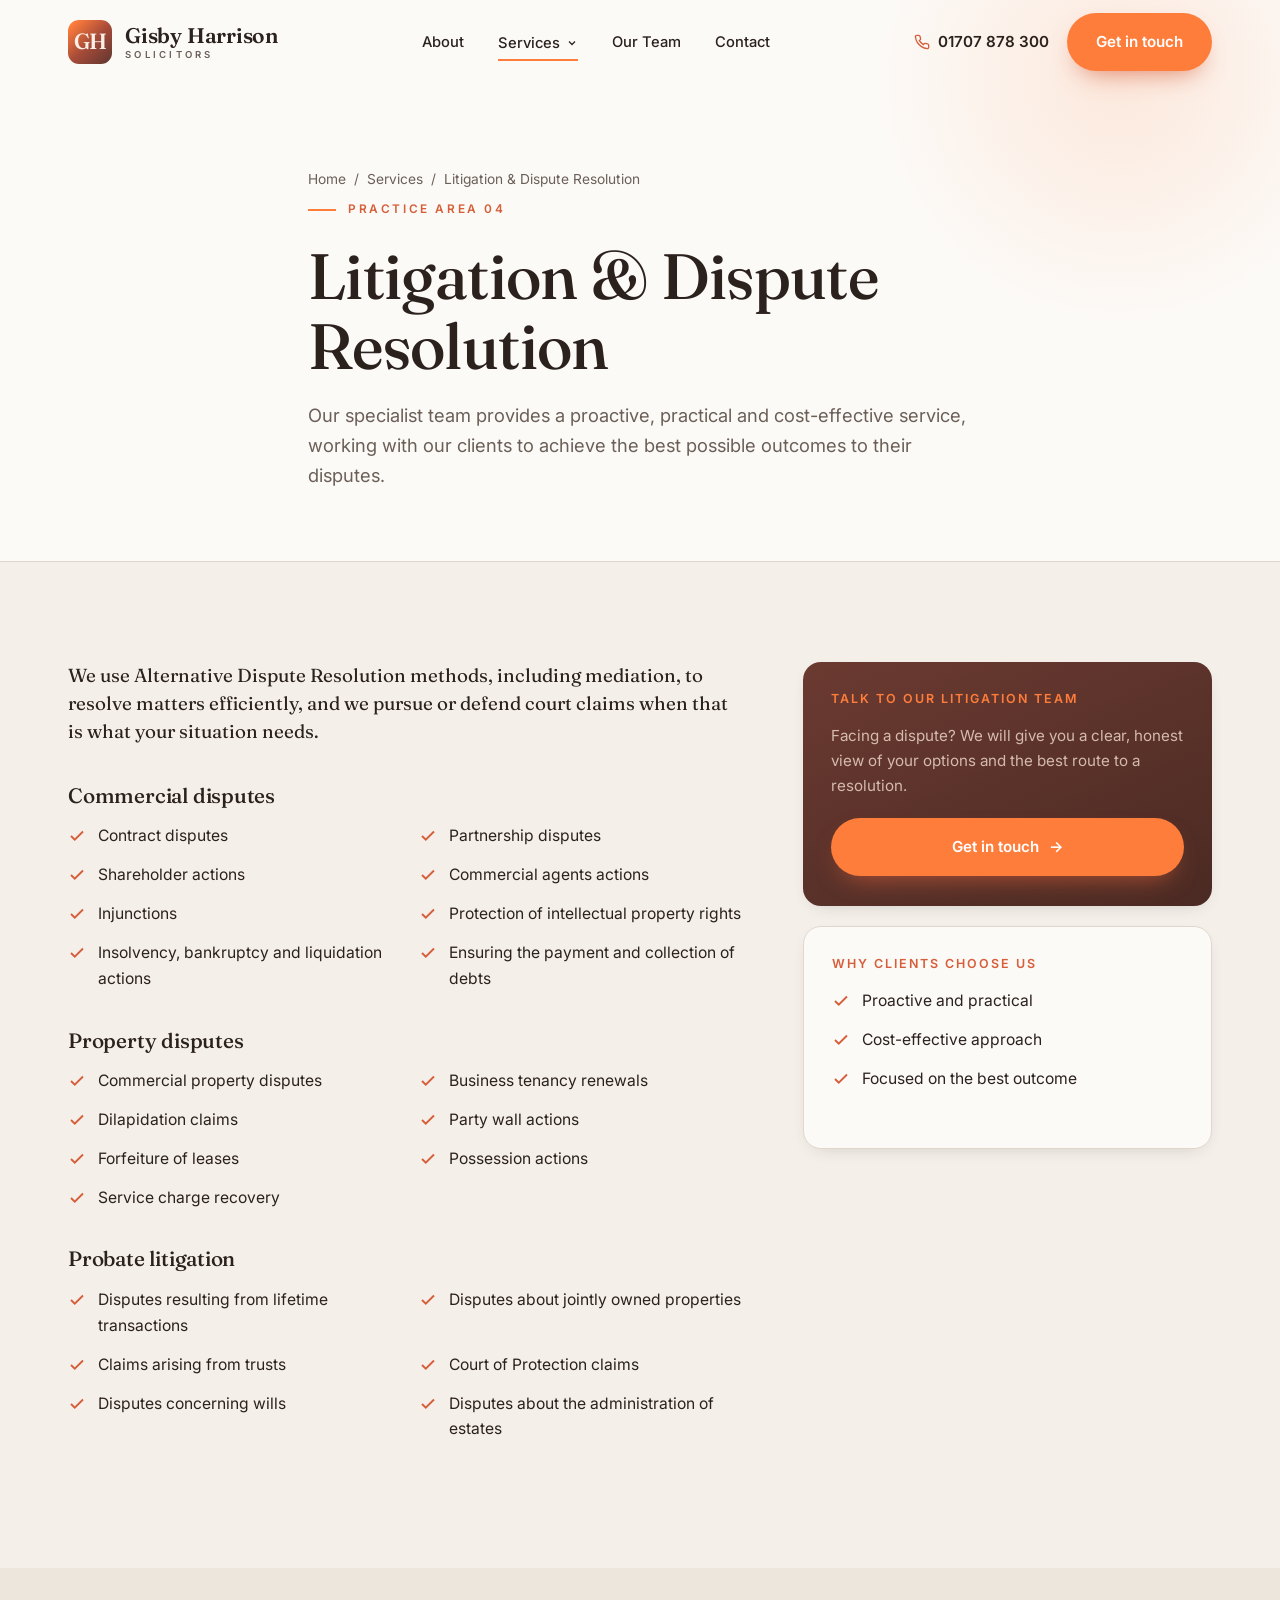
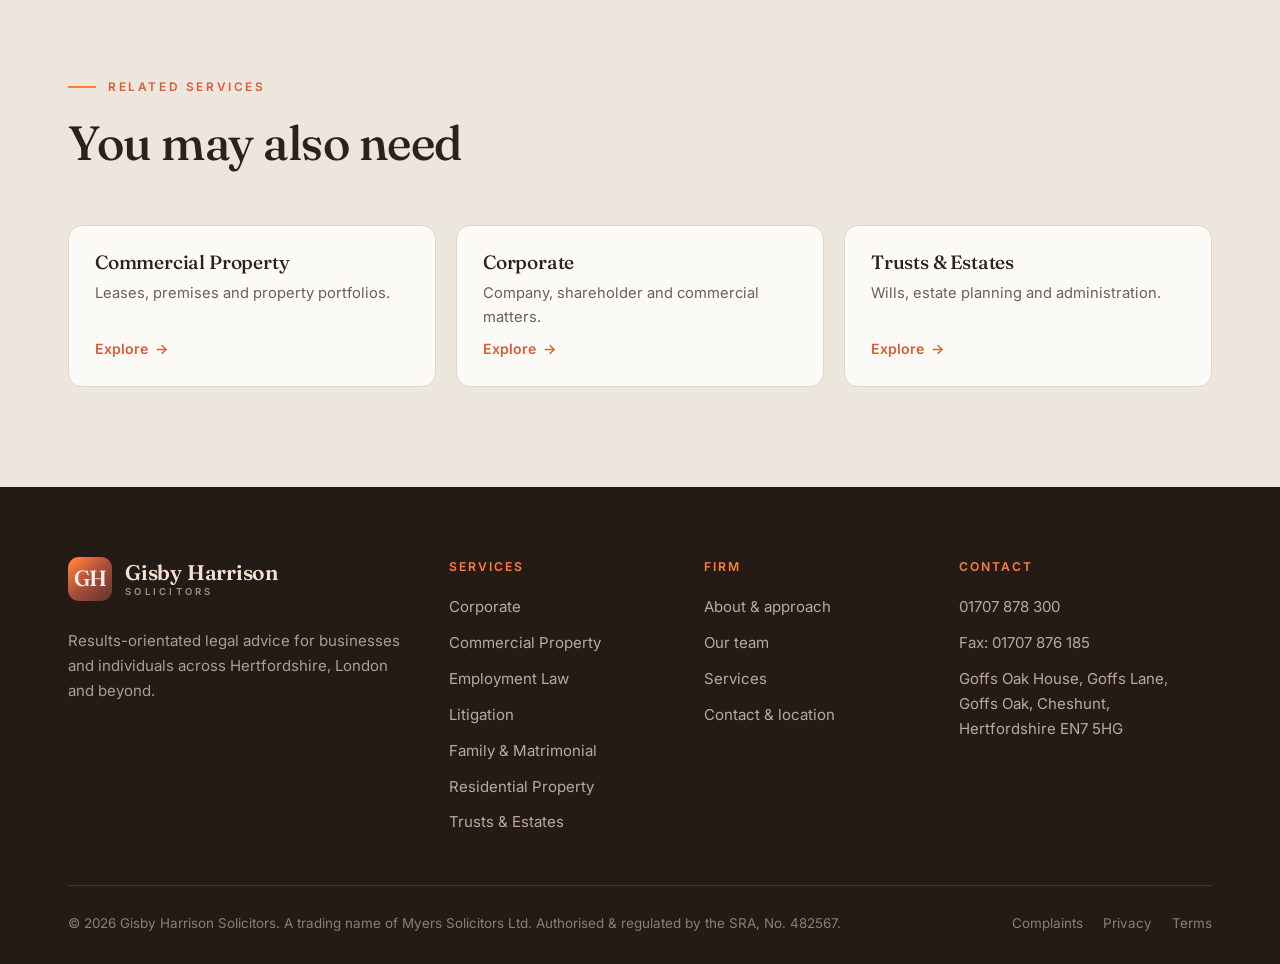
<file: services/litigation-and-dispute-resolution.html>
<!DOCTYPE html>
<html lang="en-GB">
<head>
  <meta charset="UTF-8" />
  <meta name="viewport" content="width=device-width, initial-scale=1.0" />
  <title>Litigation &amp; Dispute Resolution Solicitors | Gisby Harrison</title>
  <meta name="description" content="Gisby Harrison provides a proactive, practical and cost-effective dispute resolution service, covering commercial disputes, property disputes and probate litigation, including mediation." />
  <meta name="keywords" content="litigation solicitors Hertfordshire, dispute resolution, commercial disputes, property disputes, probate litigation, mediation, contract disputes, Goffs Oak" />
  <link rel="canonical" href="https://www.gisbyharrison.co.uk/services/litigation-and-dispute-resolution.html" />
  <link rel="icon" type="image/svg+xml" href="../assets/logo.svg" />
  <link rel="preconnect" href="https://fonts.googleapis.com" />
  <link rel="preconnect" href="https://fonts.gstatic.com" crossorigin />
  <link href="https://fonts.googleapis.com/css2?family=Fraunces:ital,opsz,wght@0,9..144,400..600;1,9..144,400..500&family=Inter:wght@400;500;600;700&display=swap" rel="stylesheet" />
  <link rel="stylesheet" href="../styles.css" />
  <script type="application/ld+json">
  { "@context": "https://schema.org", "@type": "Service", "serviceType": "Litigation and Dispute Resolution", "provider": { "@type": "LegalService", "name": "Gisby Harrison Solicitors", "telephone": "+441707878300" }, "areaServed": ["Hertfordshire", "London", "United Kingdom"], "url": "https://www.gisbyharrison.co.uk/services/litigation-and-dispute-resolution.html" }
  </script>
</head>
<body data-page="services">

  <header id="site-header"></header>

  <section class="svc-hero page-hero">
    <div class="wrap page-hero-inner">
      <nav class="breadcrumb reveal"><a href="../index.html">Home</a> &nbsp;/&nbsp; <a href="index.html">Services</a> &nbsp;/&nbsp; Litigation &amp; Dispute Resolution</nav>
      <span class="eyebrow reveal">Practice area 04</span>
      <h1 class="reveal">Litigation &amp; Dispute Resolution</h1>
      <p class="reveal d1">Our specialist team provides a proactive, practical and cost-effective service, working with our clients to achieve the best possible outcomes to their disputes.</p>
    </div>
  </section>

  <section class="section">
    <div class="wrap svc-layout">
      <div class="svc-main reveal">
        <p class="standfirst">We use Alternative Dispute Resolution methods, including mediation, to resolve matters efficiently, and we pursue or defend court claims when that is what your situation needs.</p>

        <h3>Commercial disputes</h3>
        <ul class="svc-list two">
          <li><svg width="18" height="18" viewBox="0 0 24 24" fill="none" stroke="currentColor" stroke-width="2.5"><path d="M20 6 9 17l-5-5"/></svg>Contract disputes</li>
          <li><svg width="18" height="18" viewBox="0 0 24 24" fill="none" stroke="currentColor" stroke-width="2.5"><path d="M20 6 9 17l-5-5"/></svg>Partnership disputes</li>
          <li><svg width="18" height="18" viewBox="0 0 24 24" fill="none" stroke="currentColor" stroke-width="2.5"><path d="M20 6 9 17l-5-5"/></svg>Shareholder actions</li>
          <li><svg width="18" height="18" viewBox="0 0 24 24" fill="none" stroke="currentColor" stroke-width="2.5"><path d="M20 6 9 17l-5-5"/></svg>Commercial agents actions</li>
          <li><svg width="18" height="18" viewBox="0 0 24 24" fill="none" stroke="currentColor" stroke-width="2.5"><path d="M20 6 9 17l-5-5"/></svg>Injunctions</li>
          <li><svg width="18" height="18" viewBox="0 0 24 24" fill="none" stroke="currentColor" stroke-width="2.5"><path d="M20 6 9 17l-5-5"/></svg>Protection of intellectual property rights</li>
          <li><svg width="18" height="18" viewBox="0 0 24 24" fill="none" stroke="currentColor" stroke-width="2.5"><path d="M20 6 9 17l-5-5"/></svg>Insolvency, bankruptcy and liquidation actions</li>
          <li><svg width="18" height="18" viewBox="0 0 24 24" fill="none" stroke="currentColor" stroke-width="2.5"><path d="M20 6 9 17l-5-5"/></svg>Ensuring the payment and collection of debts</li>
        </ul>

        <h3>Property disputes</h3>
        <ul class="svc-list two">
          <li><svg width="18" height="18" viewBox="0 0 24 24" fill="none" stroke="currentColor" stroke-width="2.5"><path d="M20 6 9 17l-5-5"/></svg>Commercial property disputes</li>
          <li><svg width="18" height="18" viewBox="0 0 24 24" fill="none" stroke="currentColor" stroke-width="2.5"><path d="M20 6 9 17l-5-5"/></svg>Business tenancy renewals</li>
          <li><svg width="18" height="18" viewBox="0 0 24 24" fill="none" stroke="currentColor" stroke-width="2.5"><path d="M20 6 9 17l-5-5"/></svg>Dilapidation claims</li>
          <li><svg width="18" height="18" viewBox="0 0 24 24" fill="none" stroke="currentColor" stroke-width="2.5"><path d="M20 6 9 17l-5-5"/></svg>Party wall actions</li>
          <li><svg width="18" height="18" viewBox="0 0 24 24" fill="none" stroke="currentColor" stroke-width="2.5"><path d="M20 6 9 17l-5-5"/></svg>Forfeiture of leases</li>
          <li><svg width="18" height="18" viewBox="0 0 24 24" fill="none" stroke="currentColor" stroke-width="2.5"><path d="M20 6 9 17l-5-5"/></svg>Possession actions</li>
          <li><svg width="18" height="18" viewBox="0 0 24 24" fill="none" stroke="currentColor" stroke-width="2.5"><path d="M20 6 9 17l-5-5"/></svg>Service charge recovery</li>
        </ul>

        <h3>Probate litigation</h3>
        <ul class="svc-list two">
          <li><svg width="18" height="18" viewBox="0 0 24 24" fill="none" stroke="currentColor" stroke-width="2.5"><path d="M20 6 9 17l-5-5"/></svg>Disputes resulting from lifetime transactions</li>
          <li><svg width="18" height="18" viewBox="0 0 24 24" fill="none" stroke="currentColor" stroke-width="2.5"><path d="M20 6 9 17l-5-5"/></svg>Disputes about jointly owned properties</li>
          <li><svg width="18" height="18" viewBox="0 0 24 24" fill="none" stroke="currentColor" stroke-width="2.5"><path d="M20 6 9 17l-5-5"/></svg>Claims arising from trusts</li>
          <li><svg width="18" height="18" viewBox="0 0 24 24" fill="none" stroke="currentColor" stroke-width="2.5"><path d="M20 6 9 17l-5-5"/></svg>Court of Protection claims</li>
          <li><svg width="18" height="18" viewBox="0 0 24 24" fill="none" stroke="currentColor" stroke-width="2.5"><path d="M20 6 9 17l-5-5"/></svg>Disputes concerning wills</li>
          <li><svg width="18" height="18" viewBox="0 0 24 24" fill="none" stroke="currentColor" stroke-width="2.5"><path d="M20 6 9 17l-5-5"/></svg>Disputes about the administration of estates</li>
        </ul>
      </div>

      <aside class="svc-aside reveal d1">
        <div class="aside-card dark">
          <h4>Talk to our litigation team</h4>
          <p>Facing a dispute? We will give you a clear, honest view of your options and the best route to a resolution.</p>
          <a href="../contact.html" class="btn btn-primary">Get in touch <span class="arr">&rarr;</span></a>
        </div>
        <div class="aside-card">
          <h4>Why clients choose us</h4>
          <ul class="svc-list">
            <li><svg width="18" height="18" viewBox="0 0 24 24" fill="none" stroke="currentColor" stroke-width="2.5"><path d="M20 6 9 17l-5-5"/></svg>Proactive and practical</li>
            <li><svg width="18" height="18" viewBox="0 0 24 24" fill="none" stroke="currentColor" stroke-width="2.5"><path d="M20 6 9 17l-5-5"/></svg>Cost-effective approach</li>
            <li><svg width="18" height="18" viewBox="0 0 24 24" fill="none" stroke="currentColor" stroke-width="2.5"><path d="M20 6 9 17l-5-5"/></svg>Focused on the best outcome</li>
          </ul>
        </div>
      </aside>
    </div>
  </section>

  <section class="section team-preview">
    <div class="wrap">
      <div class="section-head reveal"><span class="eyebrow">Related services</span><h2>You may also need</h2></div>
      <div class="related-grid">
        <a class="related-card reveal" href="../services/commercial-property.html"><h4>Commercial Property</h4><p>Leases, premises and property portfolios.</p><span class="rc-link">Explore <span class="arr">&rarr;</span></span></a>
        <a class="related-card reveal d1" href="../services/corporate.html"><h4>Corporate</h4><p>Company, shareholder and commercial matters.</p><span class="rc-link">Explore <span class="arr">&rarr;</span></span></a>
        <a class="related-card reveal d2" href="../services/trusts-and-estates.html"><h4>Trusts &amp; Estates</h4><p>Wills, estate planning and administration.</p><span class="rc-link">Explore <span class="arr">&rarr;</span></span></a>
      </div>
    </div>
  </section>

  <footer id="site-footer"></footer>
  <script src="../script.js"></script>
</body>
</html>
</file>
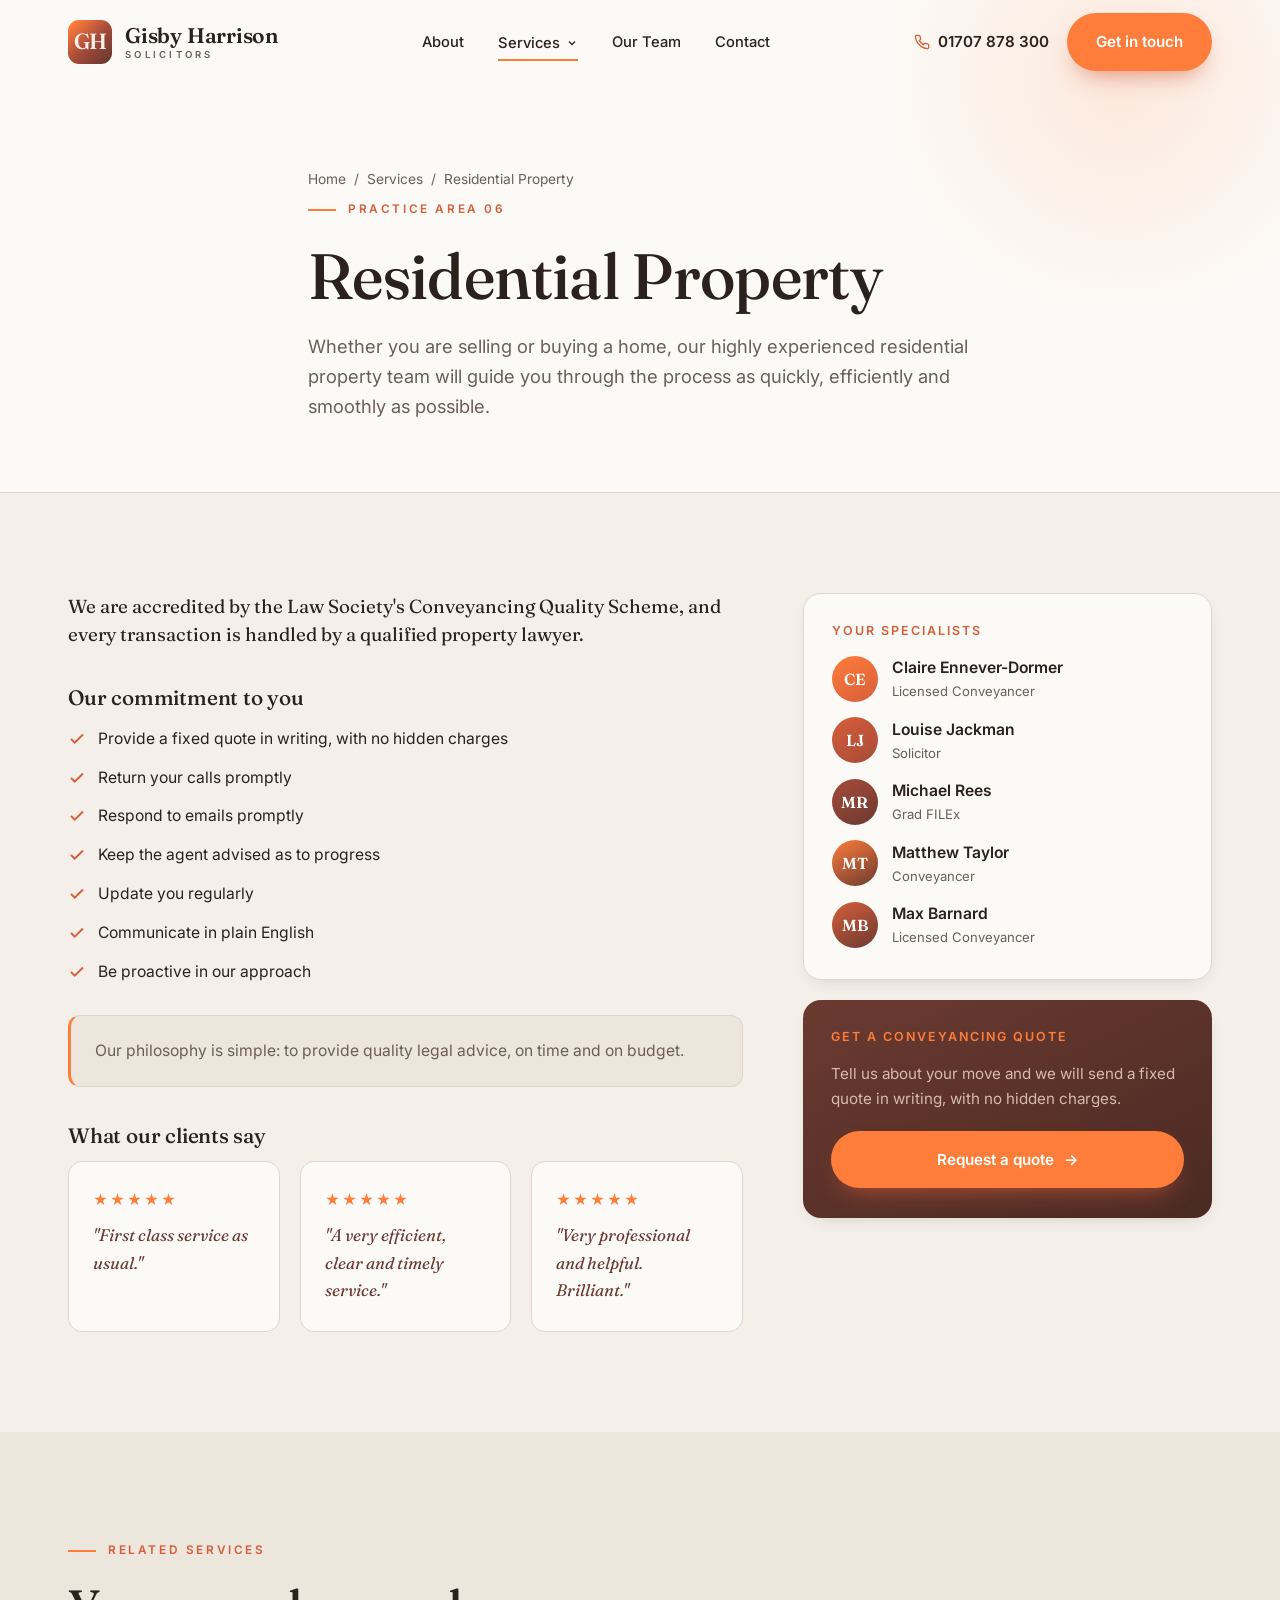
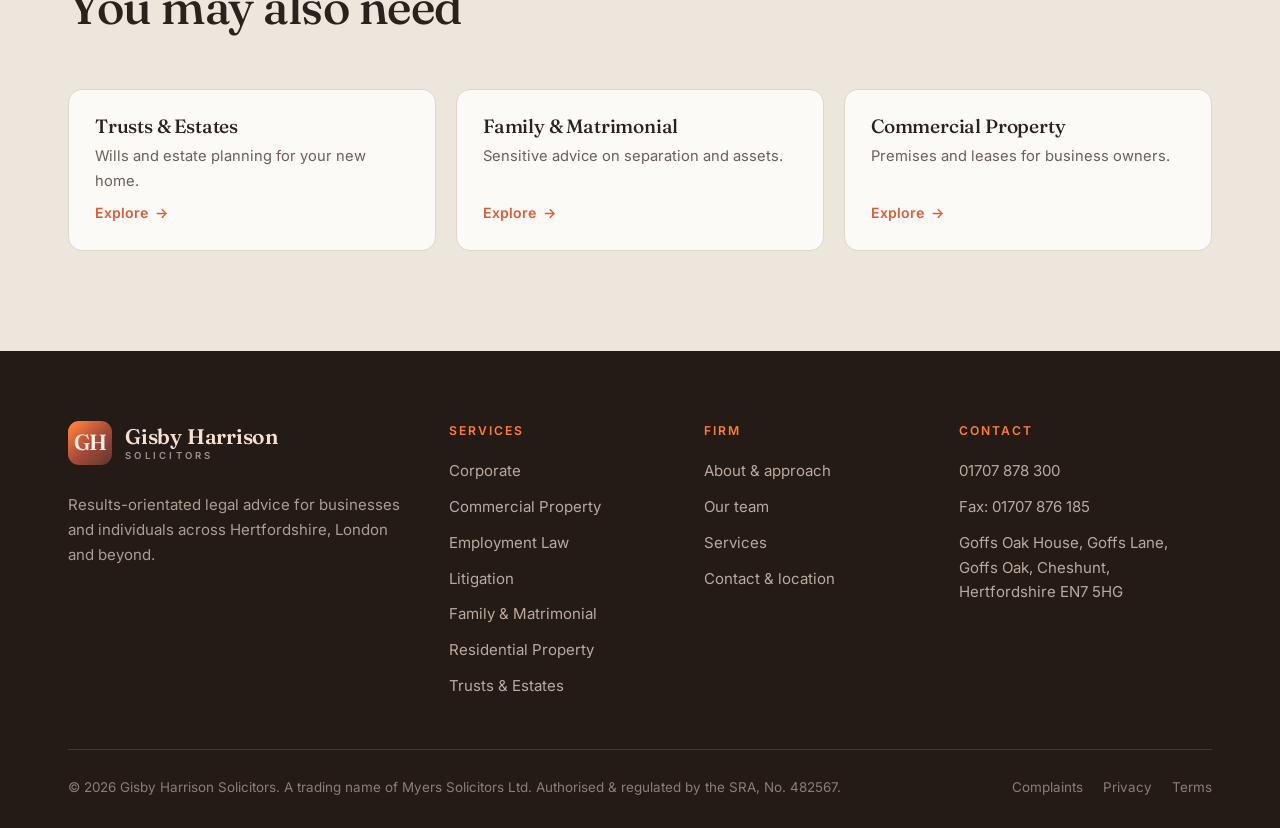
<file: services/residential-property.html>
<!DOCTYPE html>
<html lang="en-GB">
<head>
  <meta charset="UTF-8" />
  <meta name="viewport" content="width=device-width, initial-scale=1.0" />
  <title>Residential Property &amp; Conveyancing Solicitors | Gisby Harrison</title>
  <meta name="description" content="Conveyancing Quality Scheme accredited residential property team at Gisby Harrison. We guide you through buying or selling your home with fixed quotes, plain English and a proactive approach." />
  <meta name="keywords" content="conveyancing solicitors Hertfordshire, residential property, buying a home, selling a home, fixed quote conveyancing, CQS accredited, Cheshunt, Goffs Oak" />
  <link rel="canonical" href="https://www.gisbyharrison.co.uk/services/residential-property.html" />
  <link rel="icon" type="image/svg+xml" href="../assets/logo.svg" />
  <link rel="preconnect" href="https://fonts.googleapis.com" />
  <link rel="preconnect" href="https://fonts.gstatic.com" crossorigin />
  <link href="https://fonts.googleapis.com/css2?family=Fraunces:ital,opsz,wght@0,9..144,400..600;1,9..144,400..500&family=Inter:wght@400;500;600;700&display=swap" rel="stylesheet" />
  <link rel="stylesheet" href="../styles.css" />
  <script type="application/ld+json">
  { "@context": "https://schema.org", "@type": "Service", "serviceType": "Residential Conveyancing", "provider": { "@type": "LegalService", "name": "Gisby Harrison Solicitors", "telephone": "+441707878300" }, "areaServed": ["Hertfordshire", "London", "United Kingdom"], "url": "https://www.gisbyharrison.co.uk/services/residential-property.html" }
  </script>
</head>
<body data-page="services">

  <header id="site-header"></header>

  <section class="svc-hero page-hero">
    <div class="wrap page-hero-inner">
      <nav class="breadcrumb reveal"><a href="../index.html">Home</a> &nbsp;/&nbsp; <a href="index.html">Services</a> &nbsp;/&nbsp; Residential Property</nav>
      <span class="eyebrow reveal">Practice area 06</span>
      <h1 class="reveal">Residential Property</h1>
      <p class="reveal d1">Whether you are selling or buying a home, our highly experienced residential property team will guide you through the process as quickly, efficiently and smoothly as possible.</p>
    </div>
  </section>

  <section class="section">
    <div class="wrap svc-layout">
      <div class="svc-main reveal">
        <p class="standfirst">We are accredited by the Law Society's Conveyancing Quality Scheme, and every transaction is handled by a qualified property lawyer.</p>

        <h3>Our commitment to you</h3>
        <ul class="svc-list">
          <li><svg width="18" height="18" viewBox="0 0 24 24" fill="none" stroke="currentColor" stroke-width="2.5"><path d="M20 6 9 17l-5-5"/></svg>Provide a fixed quote in writing, with no hidden charges</li>
          <li><svg width="18" height="18" viewBox="0 0 24 24" fill="none" stroke="currentColor" stroke-width="2.5"><path d="M20 6 9 17l-5-5"/></svg>Return your calls promptly</li>
          <li><svg width="18" height="18" viewBox="0 0 24 24" fill="none" stroke="currentColor" stroke-width="2.5"><path d="M20 6 9 17l-5-5"/></svg>Respond to emails promptly</li>
          <li><svg width="18" height="18" viewBox="0 0 24 24" fill="none" stroke="currentColor" stroke-width="2.5"><path d="M20 6 9 17l-5-5"/></svg>Keep the agent advised as to progress</li>
          <li><svg width="18" height="18" viewBox="0 0 24 24" fill="none" stroke="currentColor" stroke-width="2.5"><path d="M20 6 9 17l-5-5"/></svg>Update you regularly</li>
          <li><svg width="18" height="18" viewBox="0 0 24 24" fill="none" stroke="currentColor" stroke-width="2.5"><path d="M20 6 9 17l-5-5"/></svg>Communicate in plain English</li>
          <li><svg width="18" height="18" viewBox="0 0 24 24" fill="none" stroke="currentColor" stroke-width="2.5"><path d="M20 6 9 17l-5-5"/></svg>Be proactive in our approach</li>
        </ul>

        <div class="svc-callout reveal">
          <p>Our philosophy is simple: to provide quality legal advice, on time and on budget.</p>
        </div>

        <h3>What our clients say</h3>
        <div class="quote-strip">
          <div class="quote-card"><div class="stars">&#9733;&#9733;&#9733;&#9733;&#9733;</div><p>"First class service as usual."</p></div>
          <div class="quote-card"><div class="stars">&#9733;&#9733;&#9733;&#9733;&#9733;</div><p>"A very efficient, clear and timely service."</p></div>
          <div class="quote-card"><div class="stars">&#9733;&#9733;&#9733;&#9733;&#9733;</div><p>"Very professional and helpful. Brilliant."</p></div>
        </div>
      </div>

      <aside class="svc-aside reveal d1">
        <div class="aside-card">
          <h4>Your specialists</h4>
          <div class="aside-people">
            <div class="aside-person"><div class="ap-av" style="background: linear-gradient(150deg, #FF7D3B, #D65E3A);">CE</div><div><div class="ap-name">Claire Ennever-Dormer</div><div class="ap-role">Licensed Conveyancer</div></div></div>
            <div class="aside-person"><div class="ap-av" style="background: linear-gradient(150deg, #D65E3A, #A74B39);">LJ</div><div><div class="ap-name">Louise Jackman</div><div class="ap-role">Solicitor</div></div></div>
            <div class="aside-person"><div class="ap-av" style="background: linear-gradient(150deg, #A74B39, #6B3A31);">MR</div><div><div class="ap-name">Michael Rees</div><div class="ap-role">Grad FILEx</div></div></div>
            <div class="aside-person"><div class="ap-av" style="background: linear-gradient(150deg, #FF7D3B, #6B3A31);">MT</div><div><div class="ap-name">Matthew Taylor</div><div class="ap-role">Conveyancer</div></div></div>
            <div class="aside-person"><div class="ap-av" style="background: linear-gradient(150deg, #D65E3A, #6B3A31);">MB</div><div><div class="ap-name">Max Barnard</div><div class="ap-role">Licensed Conveyancer</div></div></div>
          </div>
        </div>
        <div class="aside-card dark">
          <h4>Get a conveyancing quote</h4>
          <p>Tell us about your move and we will send a fixed quote in writing, with no hidden charges.</p>
          <a href="../contact.html" class="btn btn-primary">Request a quote <span class="arr">&rarr;</span></a>
        </div>
      </aside>
    </div>
  </section>

  <section class="section team-preview">
    <div class="wrap">
      <div class="section-head reveal"><span class="eyebrow">Related services</span><h2>You may also need</h2></div>
      <div class="related-grid">
        <a class="related-card reveal" href="../services/trusts-and-estates.html"><h4>Trusts &amp; Estates</h4><p>Wills and estate planning for your new home.</p><span class="rc-link">Explore <span class="arr">&rarr;</span></span></a>
        <a class="related-card reveal d1" href="../services/family-and-matrimonial.html"><h4>Family &amp; Matrimonial</h4><p>Sensitive advice on separation and assets.</p><span class="rc-link">Explore <span class="arr">&rarr;</span></span></a>
        <a class="related-card reveal d2" href="../services/commercial-property.html"><h4>Commercial Property</h4><p>Premises and leases for business owners.</p><span class="rc-link">Explore <span class="arr">&rarr;</span></span></a>
      </div>
    </div>
  </section>

  <footer id="site-footer"></footer>
  <script src="../script.js"></script>
</body>
</html>
</file>
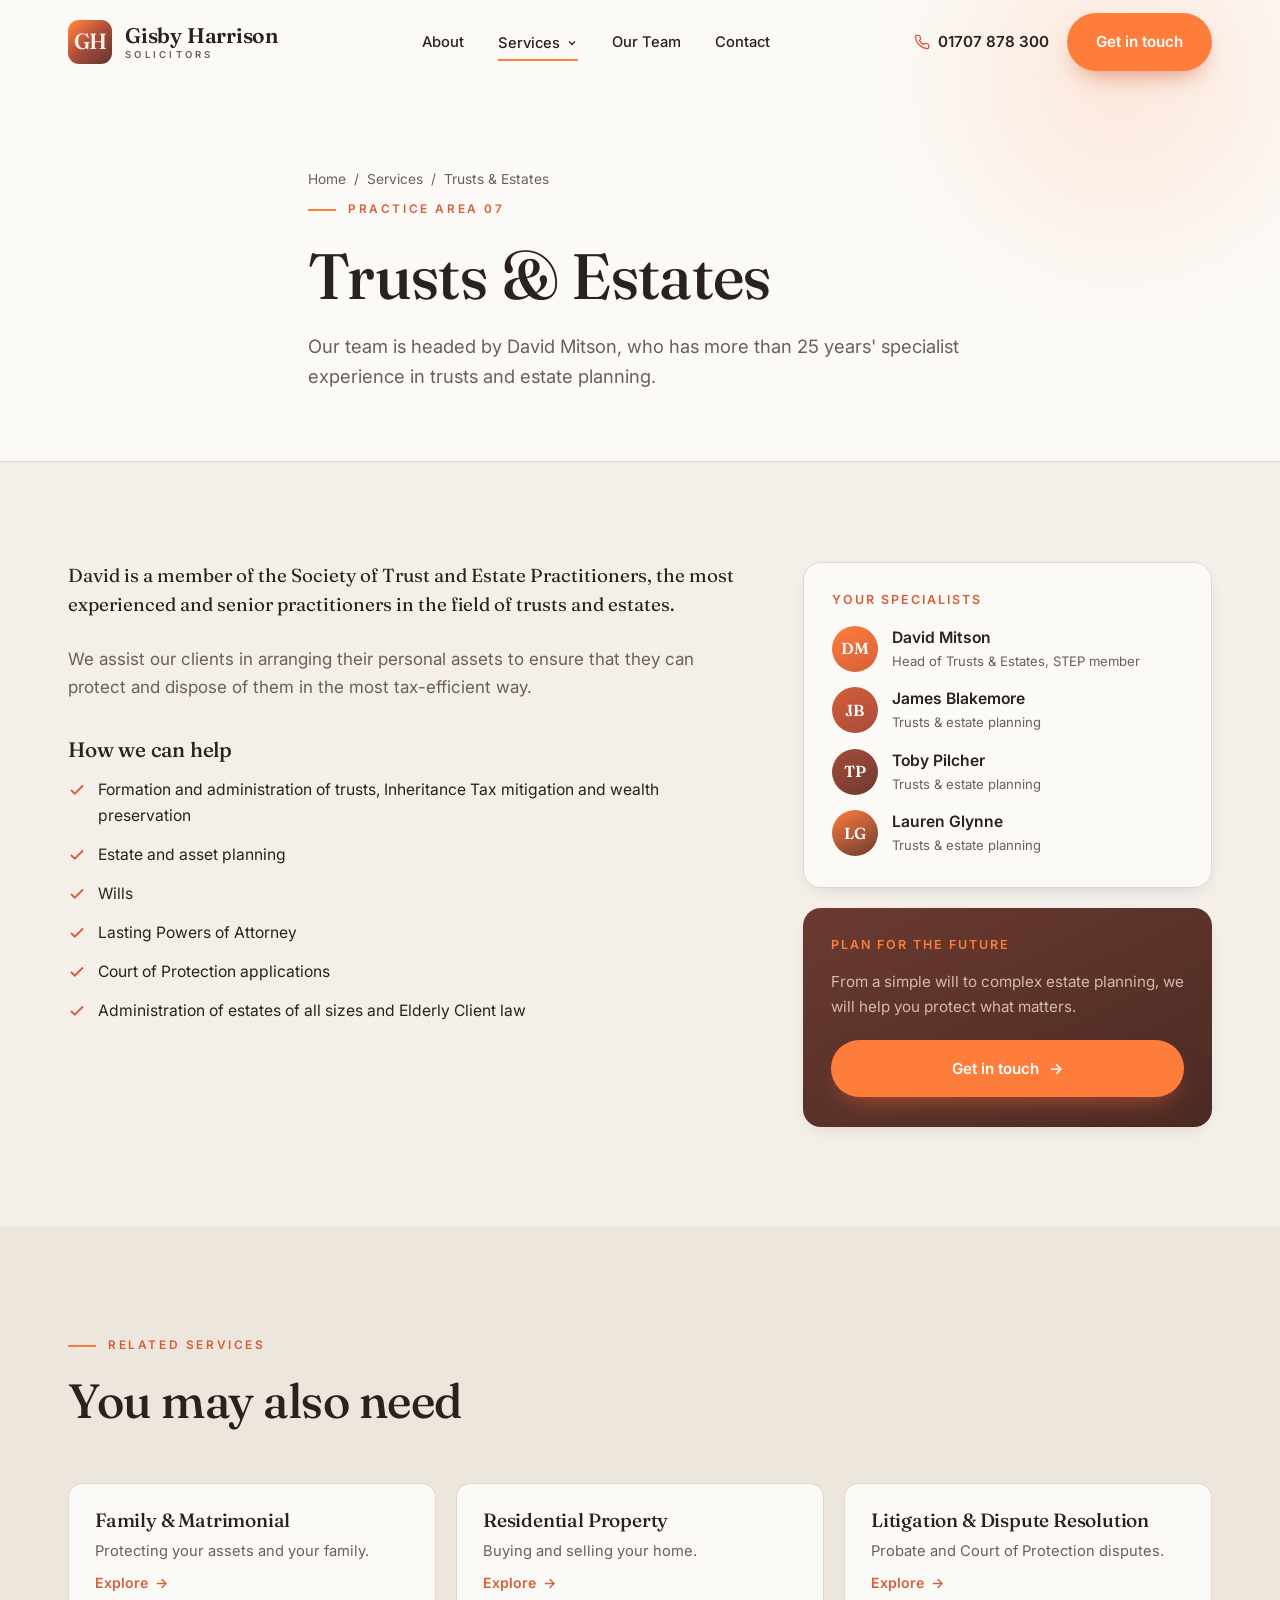
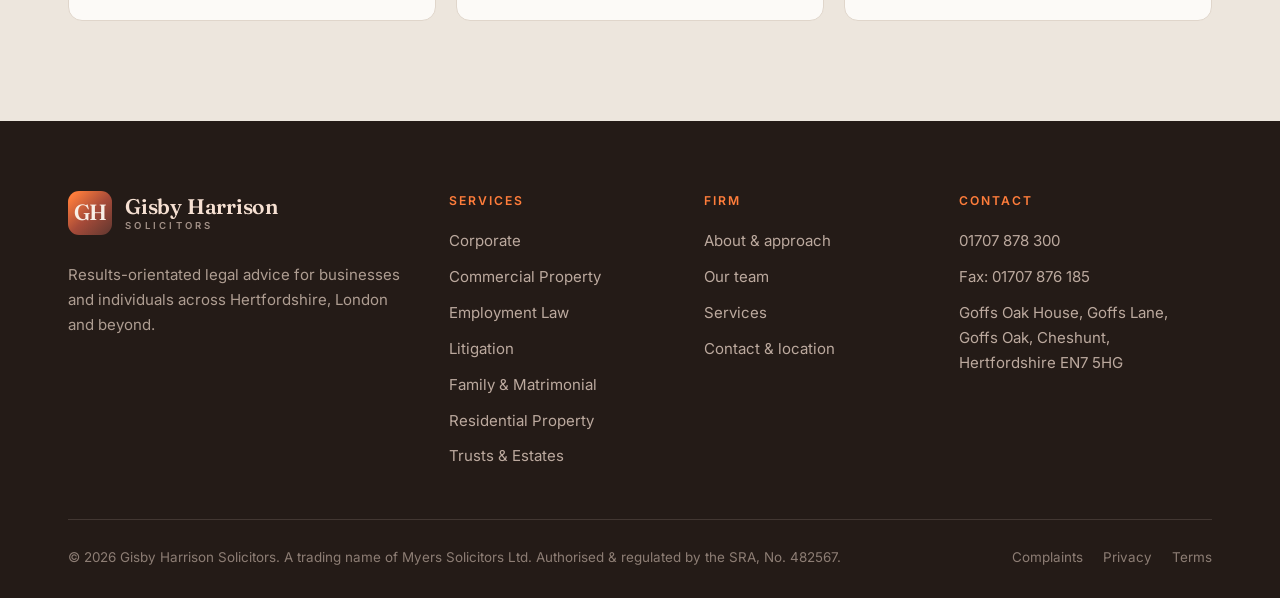
<file: services/trusts-and-estates.html>
<!DOCTYPE html>
<html lang="en-GB">
<head>
  <meta charset="UTF-8" />
  <meta name="viewport" content="width=device-width, initial-scale=1.0" />
  <title>Trusts &amp; Estates Solicitors | Wills, Probate &amp; LPAs | Gisby Harrison</title>
  <meta name="description" content="Gisby Harrison's trusts and estates team helps you protect and pass on your assets tax-efficiently: wills, lasting powers of attorney, inheritance tax planning, trusts and estate administration." />
  <meta name="keywords" content="wills solicitors Hertfordshire, trusts and estates, lasting power of attorney, inheritance tax planning, estate administration, probate, STEP, Goffs Oak" />
  <link rel="canonical" href="https://www.gisbyharrison.co.uk/services/trusts-and-estates.html" />
  <link rel="icon" type="image/svg+xml" href="../assets/logo.svg" />
  <link rel="preconnect" href="https://fonts.googleapis.com" />
  <link rel="preconnect" href="https://fonts.gstatic.com" crossorigin />
  <link href="https://fonts.googleapis.com/css2?family=Fraunces:ital,opsz,wght@0,9..144,400..600;1,9..144,400..500&family=Inter:wght@400;500;600;700&display=swap" rel="stylesheet" />
  <link rel="stylesheet" href="../styles.css" />
  <script type="application/ld+json">
  { "@context": "https://schema.org", "@type": "Service", "serviceType": "Trusts and Estates", "provider": { "@type": "LegalService", "name": "Gisby Harrison Solicitors", "telephone": "+441707878300" }, "areaServed": ["Hertfordshire", "London", "United Kingdom"], "url": "https://www.gisbyharrison.co.uk/services/trusts-and-estates.html" }
  </script>
</head>
<body data-page="services">

  <header id="site-header"></header>

  <section class="svc-hero page-hero">
    <div class="wrap page-hero-inner">
      <nav class="breadcrumb reveal"><a href="../index.html">Home</a> &nbsp;/&nbsp; <a href="index.html">Services</a> &nbsp;/&nbsp; Trusts &amp; Estates</nav>
      <span class="eyebrow reveal">Practice area 07</span>
      <h1 class="reveal">Trusts &amp; Estates</h1>
      <p class="reveal d1">Our team is headed by David Mitson, who has more than 25 years' specialist experience in trusts and estate planning.</p>
    </div>
  </section>

  <section class="section">
    <div class="wrap svc-layout">
      <div class="svc-main reveal">
        <p class="standfirst">David is a member of the Society of Trust and Estate Practitioners, the most experienced and senior practitioners in the field of trusts and estates.</p>
        <p>We assist our clients in arranging their personal assets to ensure that they can protect and dispose of them in the most tax-efficient way.</p>

        <h3>How we can help</h3>
        <ul class="svc-list">
          <li><svg width="18" height="18" viewBox="0 0 24 24" fill="none" stroke="currentColor" stroke-width="2.5"><path d="M20 6 9 17l-5-5"/></svg>Formation and administration of trusts, Inheritance Tax mitigation and wealth preservation</li>
          <li><svg width="18" height="18" viewBox="0 0 24 24" fill="none" stroke="currentColor" stroke-width="2.5"><path d="M20 6 9 17l-5-5"/></svg>Estate and asset planning</li>
          <li><svg width="18" height="18" viewBox="0 0 24 24" fill="none" stroke="currentColor" stroke-width="2.5"><path d="M20 6 9 17l-5-5"/></svg>Wills</li>
          <li><svg width="18" height="18" viewBox="0 0 24 24" fill="none" stroke="currentColor" stroke-width="2.5"><path d="M20 6 9 17l-5-5"/></svg>Lasting Powers of Attorney</li>
          <li><svg width="18" height="18" viewBox="0 0 24 24" fill="none" stroke="currentColor" stroke-width="2.5"><path d="M20 6 9 17l-5-5"/></svg>Court of Protection applications</li>
          <li><svg width="18" height="18" viewBox="0 0 24 24" fill="none" stroke="currentColor" stroke-width="2.5"><path d="M20 6 9 17l-5-5"/></svg>Administration of estates of all sizes and Elderly Client law</li>
        </ul>
      </div>

      <aside class="svc-aside reveal d1">
        <div class="aside-card">
          <h4>Your specialists</h4>
          <div class="aside-people">
            <div class="aside-person"><div class="ap-av" style="background: linear-gradient(150deg, #FF7D3B, #D65E3A);">DM</div><div><div class="ap-name">David Mitson</div><div class="ap-role">Head of Trusts &amp; Estates, STEP member</div></div></div>
            <div class="aside-person"><div class="ap-av" style="background: linear-gradient(150deg, #D65E3A, #A74B39);">JB</div><div><div class="ap-name">James Blakemore</div><div class="ap-role">Trusts &amp; estate planning</div></div></div>
            <div class="aside-person"><div class="ap-av" style="background: linear-gradient(150deg, #A74B39, #6B3A31);">TP</div><div><div class="ap-name">Toby Pilcher</div><div class="ap-role">Trusts &amp; estate planning</div></div></div>
            <div class="aside-person"><div class="ap-av" style="background: linear-gradient(150deg, #FF7D3B, #6B3A31);">LG</div><div><div class="ap-name">Lauren Glynne</div><div class="ap-role">Trusts &amp; estate planning</div></div></div>
          </div>
        </div>
        <div class="aside-card dark">
          <h4>Plan for the future</h4>
          <p>From a simple will to complex estate planning, we will help you protect what matters.</p>
          <a href="../contact.html" class="btn btn-primary">Get in touch <span class="arr">&rarr;</span></a>
        </div>
      </aside>
    </div>
  </section>

  <section class="section team-preview">
    <div class="wrap">
      <div class="section-head reveal"><span class="eyebrow">Related services</span><h2>You may also need</h2></div>
      <div class="related-grid">
        <a class="related-card reveal" href="../services/family-and-matrimonial.html"><h4>Family &amp; Matrimonial</h4><p>Protecting your assets and your family.</p><span class="rc-link">Explore <span class="arr">&rarr;</span></span></a>
        <a class="related-card reveal d1" href="../services/residential-property.html"><h4>Residential Property</h4><p>Buying and selling your home.</p><span class="rc-link">Explore <span class="arr">&rarr;</span></span></a>
        <a class="related-card reveal d2" href="../services/litigation-and-dispute-resolution.html"><h4>Litigation &amp; Dispute Resolution</h4><p>Probate and Court of Protection disputes.</p><span class="rc-link">Explore <span class="arr">&rarr;</span></span></a>
      </div>
    </div>
  </section>

  <footer id="site-footer"></footer>
  <script src="../script.js"></script>
</body>
</html>
</file>
<file: styles.css>
/* =============================================================
   Gisby Harrison Solicitors — modern static rebuild
   Muted stone palette with warm orange accents
   ============================================================= */

:root {
  /* Brand palette (from supplied scheme) */
  --orange:      #FF7D3B;
  --orange-deep: #D65E3A;
  --rust:        #A74B39;
  --brown:       #6B3A31;
  --cream:       #F6E0D2;

  /* Muted neutrals built around the scheme */
  --bg:          #F4EFE9;   /* muted warm stone — main background */
  --bg-alt:      #EDE6DD;   /* slightly deeper band */
  --ink:         #2B211D;   /* near-black warm ink for text */
  --ink-soft:    #6B5F57;   /* muted body text */
  --line:        #E0D6CB;   /* hairline borders */
  --white:       #FCFAF7;

  --maxw: 1200px;
  --radius: 14px;
  --shadow: 0 18px 50px -22px rgba(43, 33, 29, 0.35);
  --shadow-sm: 0 6px 20px -12px rgba(43, 33, 29, 0.3);

  --serif: "Fraunces", Georgia, "Times New Roman", serif;
  --sans: "Inter", -apple-system, BlinkMacSystemFont, "Segoe UI", sans-serif;

  --ease: cubic-bezier(0.22, 1, 0.36, 1);
}

* { box-sizing: border-box; margin: 0; padding: 0; }

html { scroll-behavior: smooth; -webkit-text-size-adjust: 100%; }

body {
  font-family: var(--sans);
  color: var(--ink);
  background: var(--bg);
  line-height: 1.65;
  font-size: 17px;
  -webkit-font-smoothing: antialiased;
  overflow-x: hidden;
}

img { max-width: 100%; display: block; }
a { color: inherit; text-decoration: none; }

h1, h2, h3, h4 {
  font-family: var(--serif);
  font-weight: 500;
  line-height: 1.08;
  letter-spacing: -0.01em;
  color: var(--ink);
}

.wrap { width: 100%; max-width: var(--maxw); margin: 0 auto; padding: 0 28px; }

.eyebrow {
  font-family: var(--sans);
  font-size: 0.74rem;
  font-weight: 600;
  letter-spacing: 0.22em;
  text-transform: uppercase;
  color: var(--orange-deep);
  display: inline-flex;
  align-items: center;
  gap: 12px;
}
.eyebrow::before {
  content: "";
  width: 28px; height: 2px;
  background: var(--orange);
  display: inline-block;
}

/* ---------- Buttons ---------- */
.btn {
  display: inline-flex;
  align-items: center;
  gap: 10px;
  font-family: var(--sans);
  font-weight: 600;
  font-size: 0.95rem;
  padding: 15px 28px;
  border-radius: 100px;
  border: 1px solid transparent;
  cursor: pointer;
  transition: transform 0.3s var(--ease), background 0.3s var(--ease), box-shadow 0.3s var(--ease), color 0.3s var(--ease);
  white-space: nowrap;
}
.btn-primary {
  background: var(--orange);
  color: #fff;
  box-shadow: 0 12px 26px -12px rgba(214, 94, 58, 0.8);
}
.btn-primary:hover { background: var(--orange-deep); transform: translateY(-2px); }
.btn-ghost {
  background: transparent;
  color: var(--ink);
  border-color: var(--brown);
}
.btn-ghost:hover { background: var(--brown); color: var(--cream); transform: translateY(-2px); }
.btn .arr { transition: transform 0.3s var(--ease); }
.btn:hover .arr { transform: translateX(4px); }

/* =============================================================
   Header
   ============================================================= */
.site-header {
  position: fixed;
  inset: 0 0 auto 0;
  z-index: 100;
  transition: background 0.4s var(--ease), box-shadow 0.4s var(--ease), border-color 0.4s var(--ease);
  border-bottom: 1px solid transparent;
}
.site-header.scrolled {
  background: rgba(244, 239, 233, 0.85);
  backdrop-filter: blur(14px);
  -webkit-backdrop-filter: blur(14px);
  border-bottom-color: var(--line);
}
.nav {
  display: flex;
  align-items: center;
  justify-content: space-between;
  height: 84px;
}
.nav-links { display: flex; align-items: center; gap: 34px; }
.nav-links a {
  font-size: 0.92rem;
  font-weight: 500;
  color: var(--ink);
  position: relative;
  transition: color 0.25s;
}
.nav-links a::after {
  content: "";
  position: absolute;
  left: 0; bottom: -6px;
  width: 0; height: 2px;
  background: var(--orange);
  transition: width 0.3s var(--ease);
}
.nav-links a:hover { color: var(--orange-deep); }
.nav-links a:hover::after, .nav-links a.active::after { width: 100%; }
.nav-cta { display: flex; align-items: center; gap: 18px; }
.nav-phone {
  font-weight: 600;
  font-size: 0.95rem;
  display: inline-flex;
  align-items: center;
  gap: 8px;
}
.nav-phone svg { color: var(--orange-deep); }

/* Logo */
.logo { display: inline-flex; align-items: center; gap: 13px; }
.logo .mark { width: 44px; height: 44px; flex-shrink: 0; }
.logo .word { display: flex; flex-direction: column; line-height: 1; }
.logo .word .name {
  font-family: var(--serif);
  font-size: 1.32rem;
  font-weight: 600;
  letter-spacing: -0.01em;
  color: var(--ink);
}
.logo .word .sub {
  font-family: var(--sans);
  font-size: 0.6rem;
  font-weight: 600;
  letter-spacing: 0.34em;
  text-transform: uppercase;
  color: var(--ink-soft);
  margin-top: 4px;
}

/* Mobile menu toggle */
.menu-btn {
  display: none;
  flex-direction: column;
  gap: 5px;
  background: none;
  border: none;
  cursor: pointer;
  padding: 6px;
}
.menu-btn span {
  width: 26px; height: 2px;
  background: var(--ink);
  transition: transform 0.3s var(--ease), opacity 0.3s var(--ease);
}
.menu-btn.open span:nth-child(1) { transform: translateY(7px) rotate(45deg); }
.menu-btn.open span:nth-child(2) { opacity: 0; }
.menu-btn.open span:nth-child(3) { transform: translateY(-7px) rotate(-45deg); }

/* Dropdown nav */
.nav-drop { position: relative; }
/* invisible bridge so the cursor can cross the gap without losing :hover */
.nav-drop::after {
  content: "";
  position: absolute;
  left: -14px;
  right: -14px;
  top: 100%;
  height: 32px;
}
.nav-drop-trigger {
  display: inline-flex;
  align-items: center;
  gap: 6px;
  cursor: pointer;
  font-size: 0.92rem;
  font-weight: 500;
}
.nav-drop-trigger .caret { transition: transform 0.3s var(--ease); }
.nav-drop:hover .nav-drop-trigger .caret { transform: rotate(180deg); }
.nav-drop-menu {
  position: absolute;
  top: calc(100% + 16px);
  left: 50%;
  transform: translateX(-50%) translateY(10px);
  background: var(--white);
  border: 1px solid var(--line);
  border-radius: 16px;
  box-shadow: var(--shadow);
  padding: 10px;
  min-width: 260px;
  display: grid;
  gap: 2px;
  opacity: 0;
  visibility: hidden;
  transition: opacity 0.28s var(--ease), transform 0.28s var(--ease);
}
.nav-drop:hover .nav-drop-menu { opacity: 1; visibility: visible; transform: translateX(-50%) translateY(0); }
.nav-drop-menu a {
  padding: 11px 14px;
  border-radius: 9px;
  font-size: 0.9rem;
  font-weight: 500;
  display: flex;
  align-items: center;
  gap: 11px;
  transition: background 0.2s, color 0.2s;
}
.nav-drop-menu a::after { display: none; }
.nav-drop-menu a span.dot { width: 7px; height: 7px; border-radius: 50%; background: var(--orange); flex-shrink: 0; }
.nav-drop-menu a:hover { background: var(--bg-alt); color: var(--orange-deep); }

/* =============================================================
   Hero
   ============================================================= */
.hero {
  position: relative;
  padding: 168px 0 90px;
  overflow: hidden;
}
.hero::before {
  content: "";
  position: absolute;
  top: -240px; right: -180px;
  width: 720px; height: 720px;
  background: radial-gradient(circle, rgba(255,125,59,0.16), rgba(255,125,59,0) 62%);
  pointer-events: none;
}
.hero-grid {
  display: grid;
  grid-template-columns: 1.15fr 0.85fr;
  gap: 56px;
  align-items: center;
}
.hero h1 {
  font-size: clamp(2.7rem, 6vw, 4.6rem);
  margin: 26px 0 22px;
}
.hero h1 .accent { color: var(--orange-deep); font-style: italic; }
.hero .lead {
  font-size: 1.18rem;
  color: var(--ink-soft);
  max-width: 30em;
  margin-bottom: 34px;
}
.hero-actions { display: flex; gap: 14px; flex-wrap: wrap; }
.hero-meta {
  margin-top: 44px;
  display: flex;
  gap: 38px;
  flex-wrap: wrap;
  padding-top: 30px;
  border-top: 1px solid var(--line);
}
.hero-meta .stat .num {
  font-family: var(--serif);
  font-size: 2.2rem;
  font-weight: 600;
  color: var(--rust);
  line-height: 1;
}
.hero-meta .stat .lbl {
  font-size: 0.82rem;
  color: var(--ink-soft);
  margin-top: 6px;
}

/* Hero visual card */
.hero-visual { position: relative; }
.hero-card {
  background: linear-gradient(155deg, var(--brown), #4a2a23);
  border-radius: 22px;
  padding: 40px 38px;
  color: var(--cream);
  box-shadow: var(--shadow);
  position: relative;
  overflow: hidden;
}
.hero-card::after {
  content: "";
  position: absolute;
  bottom: -90px; right: -90px;
  width: 280px; height: 280px;
  background: radial-gradient(circle, rgba(255,125,59,0.55), rgba(255,125,59,0) 65%);
}
.hero-card .tag {
  font-size: 0.72rem;
  letter-spacing: 0.2em;
  text-transform: uppercase;
  color: var(--orange);
  font-weight: 600;
}
.hero-card h3 {
  color: var(--cream);
  font-size: 1.7rem;
  margin: 14px 0 16px;
}
.hero-card p { color: rgba(246,224,210,0.78); font-size: 0.98rem; }
.hero-card .card-list {
  list-style: none;
  margin-top: 24px;
  display: grid;
  gap: 12px;
  position: relative;
  z-index: 1;
}
.hero-card .card-list li {
  display: flex;
  align-items: center;
  gap: 12px;
  font-size: 0.96rem;
  font-weight: 500;
}
.hero-card .card-list li::before {
  content: "";
  width: 8px; height: 8px;
  border-radius: 50%;
  background: var(--orange);
  flex-shrink: 0;
}

/* Trust strip */
.trust {
  background: var(--bg-alt);
  border-top: 1px solid var(--line);
  border-bottom: 1px solid var(--line);
  padding: 26px 0;
}
.trust-inner {
  display: flex;
  align-items: center;
  justify-content: space-between;
  gap: 26px;
  flex-wrap: wrap;
}
.trust-item {
  display: flex;
  align-items: center;
  gap: 12px;
  font-size: 0.92rem;
  font-weight: 500;
  color: var(--ink-soft);
}
.trust-item svg { color: var(--orange-deep); flex-shrink: 0; }

/* =============================================================
   Section scaffolding
   ============================================================= */
.section { padding: 100px 0; }
.section-head { max-width: 660px; margin-bottom: 56px; }
.section-head.center { margin-left: auto; margin-right: auto; text-align: center; }
.section-head h2 { font-size: clamp(2rem, 4vw, 3rem); margin: 20px 0 18px; }
.section-head p { color: var(--ink-soft); font-size: 1.08rem; }
.section-head.center .eyebrow { justify-content: center; }

/* =============================================================
   About
   ============================================================= */
.about { background: var(--white); border-top: 1px solid var(--line); border-bottom: 1px solid var(--line); }
.about-grid {
  display: grid;
  grid-template-columns: 1fr 1fr;
  gap: 64px;
  align-items: center;
}
.about-grid h2 { font-size: clamp(2rem, 3.6vw, 2.9rem); margin: 18px 0 22px; }
.about-grid p { color: var(--ink-soft); margin-bottom: 18px; }
.about-quote {
  border-left: 3px solid var(--orange);
  padding: 6px 0 6px 22px;
  font-family: var(--serif);
  font-size: 1.35rem;
  font-style: italic;
  color: var(--brown);
  margin: 28px 0;
}
.about-values { display: grid; gap: 18px; }
.value-card {
  background: var(--bg);
  border: 1px solid var(--line);
  border-radius: var(--radius);
  padding: 26px 26px;
  transition: transform 0.35s var(--ease), box-shadow 0.35s var(--ease);
}
.value-card:hover { transform: translateY(-4px); box-shadow: var(--shadow-sm); }
.value-card .vc-icon {
  width: 46px; height: 46px;
  border-radius: 12px;
  background: rgba(255,125,59,0.14);
  color: var(--orange-deep);
  display: grid;
  place-items: center;
  margin-bottom: 16px;
}
.value-card h4 { font-size: 1.18rem; margin-bottom: 8px; }
.value-card p { font-size: 0.95rem; color: var(--ink-soft); margin: 0; }

/* =============================================================
   Services
   ============================================================= */
.services-grid {
  display: grid;
  grid-template-columns: repeat(3, 1fr);
  gap: 24px;
}
.service-card {
  background: var(--white);
  border: 1px solid var(--line);
  border-radius: var(--radius);
  padding: 34px 30px;
  position: relative;
  overflow: hidden;
  transition: transform 0.4s var(--ease), box-shadow 0.4s var(--ease), border-color 0.4s var(--ease);
}
.service-card::before {
  content: "";
  position: absolute;
  top: 0; left: 0;
  width: 100%; height: 3px;
  background: linear-gradient(90deg, var(--orange), var(--rust));
  transform: scaleX(0);
  transform-origin: left;
  transition: transform 0.45s var(--ease);
}
.service-card:hover { transform: translateY(-6px); box-shadow: var(--shadow); border-color: transparent; }
.service-card:hover::before { transform: scaleX(1); }
.service-num {
  font-family: var(--serif);
  font-size: 0.95rem;
  color: var(--orange-deep);
  font-weight: 600;
}
.service-card h3 { font-size: 1.4rem; margin: 16px 0 12px; }
.service-card p { font-size: 0.96rem; color: var(--ink-soft); margin-bottom: 18px; }
.service-card .tags { display: flex; flex-wrap: wrap; gap: 8px; }
.service-card .tags span {
  font-size: 0.76rem;
  font-weight: 500;
  color: var(--brown);
  background: var(--bg-alt);
  border: 1px solid var(--line);
  padding: 5px 11px;
  border-radius: 100px;
}

/* =============================================================
   Approach / steps
   ============================================================= */
.approach { background: var(--brown); color: var(--cream); }
.approach .eyebrow { color: var(--orange); }
.approach .eyebrow::before { background: var(--orange); }
.approach .section-head h2 { color: var(--cream); }
.approach .section-head p { color: rgba(246,224,210,0.75); }
.steps {
  display: grid;
  grid-template-columns: repeat(4, 1fr);
  gap: 22px;
}
.step {
  padding: 30px 24px;
  border: 1px solid rgba(246,224,210,0.18);
  border-radius: var(--radius);
  background: rgba(255,255,255,0.03);
  transition: background 0.35s var(--ease), transform 0.35s var(--ease);
}
.step:hover { background: rgba(255,125,59,0.1); transform: translateY(-4px); }
.step .step-n {
  font-family: var(--serif);
  font-size: 2.4rem;
  color: var(--orange);
  font-weight: 600;
  line-height: 1;
}
.step h4 { color: var(--cream); font-size: 1.2rem; margin: 16px 0 10px; }
.step p { color: rgba(246,224,210,0.72); font-size: 0.92rem; }

/* =============================================================
   Team preview
   ============================================================= */
.team-preview { background: var(--bg-alt); }
.team-cta-row {
  display: flex;
  align-items: flex-end;
  justify-content: space-between;
  gap: 30px;
  flex-wrap: wrap;
  margin-bottom: 52px;
}
.team-cta-row .section-head { margin-bottom: 0; }
.team-strip {
  display: grid;
  grid-template-columns: repeat(4, 1fr);
  gap: 22px;
}

/* Team member card (shared) */
.member {
  background: var(--white);
  border: 1px solid var(--line);
  border-radius: var(--radius);
  overflow: hidden;
  transition: transform 0.4s var(--ease), box-shadow 0.4s var(--ease);
}
.member:hover { transform: translateY(-6px); box-shadow: var(--shadow); }
.member .avatar {
  aspect-ratio: 1 / 1;
  display: grid;
  place-items: center;
  position: relative;
  overflow: hidden;
}
.member .avatar .initials {
  font-family: var(--serif);
  font-size: 2.6rem;
  font-weight: 600;
  color: var(--white);
  position: relative;
  z-index: 1;
}
.member .info { padding: 22px 22px 26px; }
.member .info .role {
  font-size: 0.72rem;
  font-weight: 600;
  letter-spacing: 0.12em;
  text-transform: uppercase;
  color: var(--orange-deep);
}
.member .info h4 { font-size: 1.25rem; margin: 8px 0 4px; }
.member .info .dept { font-size: 0.9rem; color: var(--ink-soft); }

/* =============================================================
   Location
   ============================================================= */
.location-grid {
  display: grid;
  grid-template-columns: 1fr 1fr;
  gap: 56px;
  align-items: center;
}
.location-grid h2 { font-size: clamp(2rem, 3.6vw, 2.8rem); margin: 18px 0 20px; }
.directions { display: grid; gap: 16px; margin-top: 26px; }
.direction {
  display: flex;
  gap: 16px;
  padding: 20px 22px;
  background: var(--white);
  border: 1px solid var(--line);
  border-radius: var(--radius);
}
.direction .d-icon {
  width: 42px; height: 42px;
  border-radius: 10px;
  background: rgba(255,125,59,0.14);
  color: var(--orange-deep);
  display: grid; place-items: center;
  flex-shrink: 0;
}
.direction h4 { font-size: 1.05rem; margin-bottom: 3px; }
.direction p { font-size: 0.92rem; color: var(--ink-soft); }
.map-card {
  border-radius: 22px;
  overflow: hidden;
  border: 1px solid var(--line);
  box-shadow: var(--shadow);
  background: var(--white);
}
.map-card iframe { width: 100%; height: 460px; border: 0; display: block; filter: grayscale(0.2) contrast(1.02); }

/* =============================================================
   Contact
   ============================================================= */
.contact { background: var(--bg-alt); }
.contact-grid {
  display: grid;
  grid-template-columns: 0.9fr 1.1fr;
  gap: 56px;
}
.contact-info h2 { font-size: clamp(2rem, 3.6vw, 2.8rem); margin: 18px 0 20px; }
.contact-info > p { color: var(--ink-soft); margin-bottom: 30px; }
.contact-list { display: grid; gap: 22px; }
.contact-item { display: flex; gap: 16px; align-items: flex-start; }
.contact-item .ci-icon {
  width: 46px; height: 46px;
  border-radius: 12px;
  background: var(--brown);
  color: var(--cream);
  display: grid; place-items: center;
  flex-shrink: 0;
}
.contact-item .ci-label {
  font-size: 0.74rem;
  letter-spacing: 0.14em;
  text-transform: uppercase;
  color: var(--ink-soft);
  font-weight: 600;
  margin-bottom: 3px;
}
.contact-item a, .contact-item span { font-size: 1.02rem; font-weight: 500; color: var(--ink); }
.contact-item a:hover { color: var(--orange-deep); }

.contact-form {
  background: var(--white);
  border: 1px solid var(--line);
  border-radius: 20px;
  padding: 40px;
  box-shadow: var(--shadow-sm);
}
.contact-form h3 { font-size: 1.5rem; margin-bottom: 8px; }
.contact-form .fhint { font-size: 0.9rem; color: var(--ink-soft); margin-bottom: 26px; }
.field { margin-bottom: 18px; }
.field label {
  display: block;
  font-size: 0.84rem;
  font-weight: 600;
  margin-bottom: 8px;
  color: var(--ink);
}
.field input, .field select, .field textarea {
  width: 100%;
  font-family: var(--sans);
  font-size: 0.98rem;
  color: var(--ink);
  background: var(--bg);
  border: 1px solid var(--line);
  border-radius: 10px;
  padding: 14px 16px;
  transition: border-color 0.25s, box-shadow 0.25s;
}
.field input:focus, .field select:focus, .field textarea:focus {
  outline: none;
  border-color: var(--orange);
  box-shadow: 0 0 0 4px rgba(255,125,59,0.14);
}
.field textarea { resize: vertical; min-height: 120px; }
.form-row { display: grid; grid-template-columns: 1fr 1fr; gap: 16px; }
.contact-form button { width: 100%; justify-content: center; margin-top: 8px; }
.form-note { font-size: 0.8rem; color: var(--ink-soft); margin-top: 14px; text-align: center; }
.form-success {
  display: none;
  background: rgba(255,125,59,0.12);
  border: 1px solid var(--orange);
  color: var(--rust);
  border-radius: 10px;
  padding: 14px 16px;
  font-size: 0.92rem;
  font-weight: 500;
  margin-top: 16px;
}
.form-success.show { display: block; }

/* =============================================================
   Footer
   ============================================================= */
.site-footer { background: #241b17; color: var(--cream); padding: 70px 0 30px; }
.footer-grid {
  display: grid;
  grid-template-columns: 1.6fr 1fr 1fr 1.2fr;
  gap: 44px;
  padding-bottom: 50px;
  border-bottom: 1px solid rgba(246,224,210,0.14);
}
.footer-brand .logo .word .name { color: var(--cream); }
.footer-brand .logo .word .sub { color: rgba(246,224,210,0.6); }
.footer-brand p {
  margin-top: 20px;
  color: rgba(246,224,210,0.66);
  font-size: 0.94rem;
  max-width: 30em;
}
.footer-col h5 {
  font-family: var(--sans);
  font-size: 0.76rem;
  letter-spacing: 0.16em;
  text-transform: uppercase;
  color: var(--orange);
  margin-bottom: 18px;
  font-weight: 600;
}
.footer-col ul { list-style: none; display: grid; gap: 11px; }
.footer-col a, .footer-col li { color: rgba(246,224,210,0.72); font-size: 0.94rem; transition: color 0.25s; }
.footer-col a:hover { color: var(--cream); }
.footer-bottom {
  display: flex;
  justify-content: space-between;
  align-items: center;
  gap: 20px;
  flex-wrap: wrap;
  padding-top: 26px;
}
.footer-bottom p { color: rgba(246,224,210,0.5); font-size: 0.84rem; }
.footer-bottom .legal { display: flex; gap: 20px; flex-wrap: wrap; }
.footer-bottom .legal a { color: rgba(246,224,210,0.5); font-size: 0.84rem; }
.footer-bottom .legal a:hover { color: var(--cream); }

/* =============================================================
   Page hero (interior pages)
   ============================================================= */
.page-hero {
  padding: 168px 0 70px;
  background: var(--white);
  border-bottom: 1px solid var(--line);
  position: relative;
  overflow: hidden;
}
.page-hero::before {
  content: "";
  position: absolute;
  top: -200px; right: -120px;
  width: 560px; height: 560px;
  background: radial-gradient(circle, rgba(255,125,59,0.14), rgba(255,125,59,0) 62%);
}
.page-hero-inner { max-width: 720px; position: relative; }
.page-hero h1 { font-size: clamp(2.5rem, 5.5vw, 4rem); margin: 22px 0 20px; }
.page-hero h1 .accent { color: var(--orange-deep); font-style: italic; }
.page-hero p { font-size: 1.15rem; color: var(--ink-soft); }
.breadcrumb { font-size: 0.86rem; color: var(--ink-soft); }
.breadcrumb a:hover { color: var(--orange-deep); }

/* =============================================================
   Service detail pages
   ============================================================= */
.svc-layout {
  display: grid;
  grid-template-columns: 1.65fr 1fr;
  gap: 60px;
  align-items: start;
}
.svc-main > .eyebrow { margin-bottom: 18px; }
.svc-main h2 { font-size: clamp(1.7rem, 3vw, 2.2rem); margin: 0 0 18px; }
.svc-main h3 { font-size: 1.3rem; margin: 38px 0 6px; }
.svc-main p { color: var(--ink-soft); margin-bottom: 18px; }
.svc-main p.standfirst { font-size: 1.18rem; color: var(--ink); font-family: var(--serif); line-height: 1.5; margin-bottom: 26px; }
.svc-list {
  list-style: none;
  display: grid;
  gap: 13px;
  margin: 16px 0 26px;
}
.svc-list.two { grid-template-columns: 1fr 1fr; gap: 13px 28px; }
.svc-list li {
  display: flex;
  gap: 12px;
  align-items: flex-start;
  font-size: 0.98rem;
  color: var(--ink);
}
.svc-list li svg { color: var(--orange-deep); flex-shrink: 0; margin-top: 4px; }
.svc-callout {
  background: var(--bg-alt);
  border: 1px solid var(--line);
  border-left: 3px solid var(--orange);
  border-radius: 12px;
  padding: 22px 24px;
  margin: 30px 0;
}
.svc-callout p { margin: 0; font-size: 0.98rem; }

/* Sticky sidebar */
.svc-aside { position: sticky; top: 104px; display: grid; gap: 20px; }
.aside-card {
  background: var(--white);
  border: 1px solid var(--line);
  border-radius: 18px;
  padding: 30px 28px;
  box-shadow: var(--shadow-sm);
}
.aside-card h4 {
  font-size: 0.78rem;
  letter-spacing: 0.16em;
  text-transform: uppercase;
  color: var(--orange-deep);
  font-family: var(--sans);
  font-weight: 600;
  margin-bottom: 18px;
}
.aside-people { display: grid; gap: 14px; }
.aside-person { display: flex; align-items: center; gap: 14px; }
.aside-person .ap-av {
  width: 46px; height: 46px;
  border-radius: 50%;
  display: grid; place-items: center;
  flex-shrink: 0;
  font-family: var(--serif);
  font-weight: 600;
  color: #fff;
  font-size: 1rem;
}
.aside-person .ap-name { font-weight: 600; font-size: 0.98rem; }
.aside-person .ap-role { font-size: 0.82rem; color: var(--ink-soft); }
.aside-card.dark {
  background: linear-gradient(155deg, var(--brown), #4a2a23);
  color: var(--cream);
  border: none;
}
.aside-card.dark h4 { color: var(--orange); }
.aside-card.dark p { color: rgba(246,224,210,0.78); font-size: 0.95rem; margin-bottom: 20px; }
.aside-card.dark .btn { width: 100%; justify-content: center; }

/* Service quotes strip */
.quote-strip {
  display: grid;
  grid-template-columns: repeat(3, 1fr);
  gap: 20px;
  margin-top: 14px;
}
.quote-card {
  background: var(--white);
  border: 1px solid var(--line);
  border-radius: var(--radius);
  padding: 26px 24px;
}
.quote-card .stars { color: var(--orange); letter-spacing: 2px; font-size: 0.9rem; }
.quote-card p { font-family: var(--serif); font-style: italic; font-size: 1.05rem; color: var(--brown); margin: 10px 0 0; }

/* Related services */
.related-grid { display: grid; grid-template-columns: repeat(3, 1fr); gap: 20px; }
.related-card {
  background: var(--white);
  border: 1px solid var(--line);
  border-radius: var(--radius);
  padding: 26px 26px;
  transition: transform 0.35s var(--ease), box-shadow 0.35s var(--ease);
  display: flex;
  flex-direction: column;
  gap: 8px;
}
.related-card:hover { transform: translateY(-5px); box-shadow: var(--shadow); }
.related-card h4 { font-size: 1.2rem; }
.related-card p { font-size: 0.92rem; color: var(--ink-soft); flex-grow: 1; }
.related-card .rc-link { font-size: 0.88rem; font-weight: 600; color: var(--orange-deep); display: inline-flex; align-items: center; gap: 7px; }

/* Team page department grouping */
.dept-block { margin-bottom: 72px; }
.dept-block:last-child { margin-bottom: 0; }
.dept-head {
  display: flex;
  align-items: baseline;
  gap: 16px;
  margin-bottom: 30px;
  padding-bottom: 16px;
  border-bottom: 1px solid var(--line);
}
.dept-head h2 { font-size: 1.9rem; }
.dept-head .count {
  font-size: 0.85rem;
  color: var(--ink-soft);
  font-weight: 500;
}
.dept-desc { color: var(--ink-soft); max-width: 60em; margin: -16px 0 30px; font-size: 0.98rem; }
.team-grid {
  display: grid;
  grid-template-columns: repeat(4, 1fr);
  gap: 22px;
}

/* =============================================================
   Reveal animation
   ============================================================= */
.reveal { opacity: 0; transform: translateY(28px); transition: opacity 0.7s var(--ease), transform 0.7s var(--ease); }
.reveal.in { opacity: 1; transform: none; }
.reveal.d1 { transition-delay: 0.08s; }
.reveal.d2 { transition-delay: 0.16s; }
.reveal.d3 { transition-delay: 0.24s; }

/* =============================================================
   Responsive
   ============================================================= */
@media (max-width: 980px) {
  .hero-grid, .about-grid, .location-grid, .contact-grid { grid-template-columns: 1fr; gap: 40px; }
  .services-grid { grid-template-columns: repeat(2, 1fr); }
  .steps { grid-template-columns: repeat(2, 1fr); }
  .team-strip, .team-grid { grid-template-columns: repeat(2, 1fr); }
  .footer-grid { grid-template-columns: 1fr 1fr; gap: 34px; }
  .svc-layout { grid-template-columns: 1fr; gap: 44px; }
  .svc-aside { position: static; grid-template-columns: 1fr 1fr; }
  .quote-strip, .related-grid { grid-template-columns: 1fr; }
}

@media (max-width: 760px) {
  .nav-links {
    position: fixed;
    inset: 84px 0 auto 0;
    flex-direction: column;
    background: var(--bg);
    padding: 24px 28px 30px;
    gap: 4px;
    border-bottom: 1px solid var(--line);
    box-shadow: var(--shadow);
    transform: translateY(-130%);
    transition: transform 0.4s var(--ease);
    align-items: flex-start;
  }
  .nav-links.open { transform: translateY(0); overflow-y: auto; max-height: calc(100vh - 84px); }
  .nav-links > a { padding: 12px 0; width: 100%; border-bottom: 1px solid var(--line); }
  .nav-drop { width: 100%; }
  .nav-drop::after { display: none; }
  .nav-drop-trigger { padding: 12px 0; width: 100%; justify-content: space-between; border-bottom: 1px solid var(--line); }
  .nav-drop-menu {
    position: static;
    transform: none;
    opacity: 1;
    visibility: visible;
    box-shadow: none;
    border: none;
    background: transparent;
    padding: 4px 0 8px 6px;
    min-width: 0;
  }
  .nav-drop-menu a { padding: 9px 6px; }
  .menu-btn { display: flex; }
  .nav-phone { display: none; }
  .nav-cta .btn { display: none; }
}

@media (max-width: 560px) {
  body { font-size: 16px; }
  .wrap { padding: 0 20px; }
  .section { padding: 70px 0; }
  .hero { padding: 130px 0 70px; }
  .services-grid, .steps, .team-strip, .team-grid { grid-template-columns: 1fr; }
  .hero-meta { gap: 24px; }
  .form-row { grid-template-columns: 1fr; }
  .contact-form { padding: 28px 22px; }
  .footer-grid { grid-template-columns: 1fr; }
  .logo .word .name { font-size: 1.18rem; }
  .team-cta-row { flex-direction: column; align-items: flex-start; }
}
</file>
